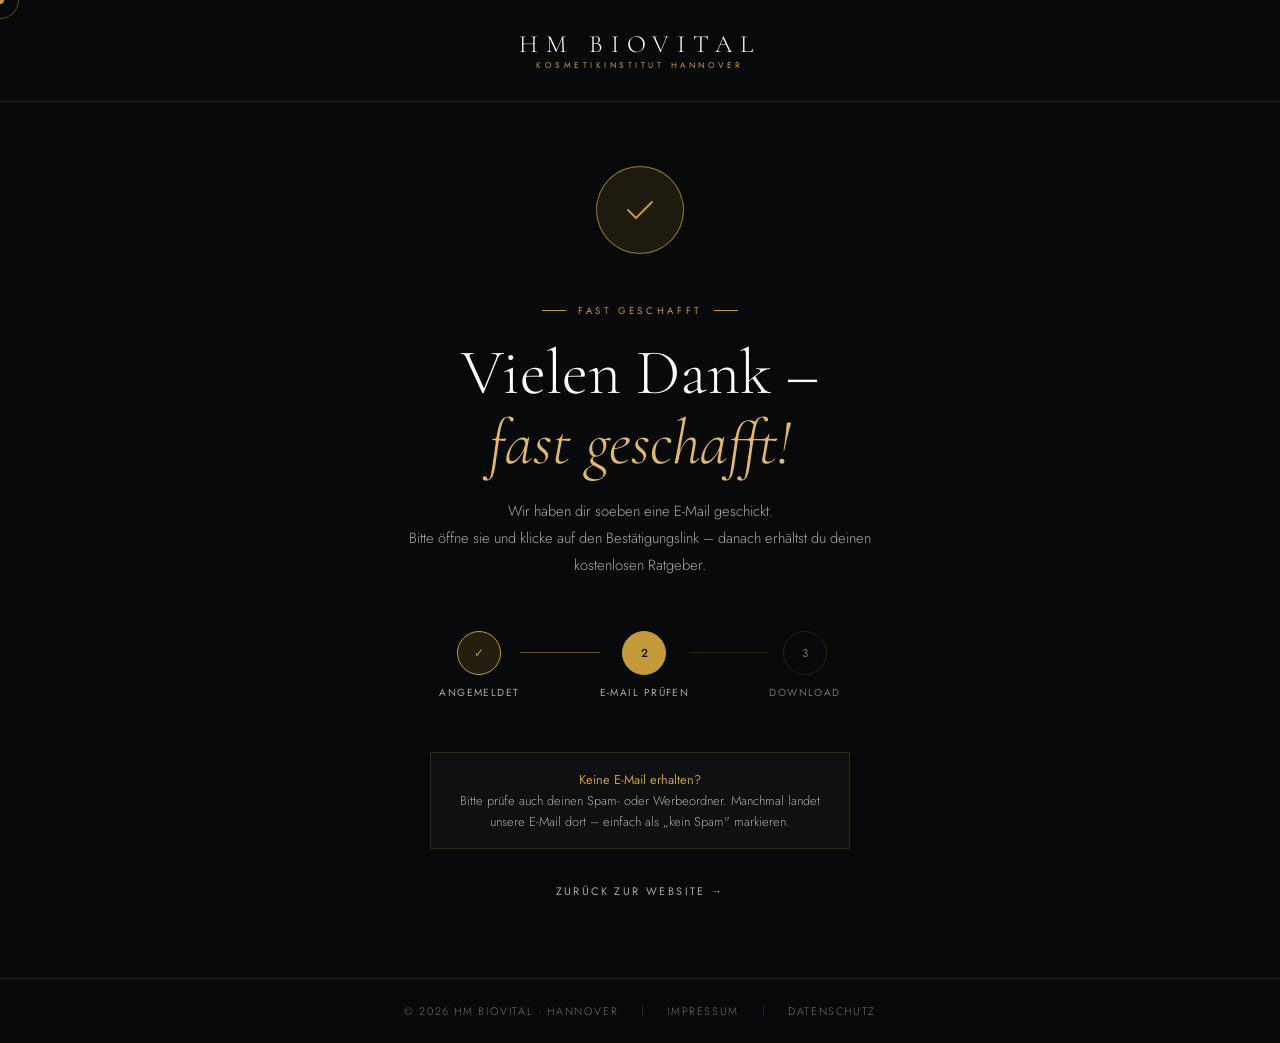
<file: danke.html>
<!DOCTYPE html>
<html lang="de">
<head>
  <meta charset="UTF-8">
  <meta name="viewport" content="width=device-width, initial-scale=1.0">
  <title>Vielen Dank! – HM BIOVITAL</title>
  <meta name="robots" content="noindex, nofollow">

  <!-- ================================================
       TRACKING PLATZHALTER
       Google Ads Conversion Tag: hier einfügen (Lead-Conversion-Event)
       Meta Pixel: hier einfügen (Lead-Event)
       Beispiel Meta Pixel Lead-Event:
       <script>fbq('track', 'Lead');<\/script>
  ================================================= -->

  <!-- Google Fonts: lokal eingebunden, kein Verbindungsaufbau zu Google-Servern -->
  <link rel="stylesheet" href="fonts/fonts.css">

  <style>
    /* ======================================================
       RESET & CSS VARIABLES
    ====================================================== */
    *, *::before, *::after {
      margin: 0; padding: 0; box-sizing: border-box;
    }

    :root {
      --bg:          #08090A;
      --bg2:         #0E1012;
      --bg3:         #141618;
      --gold:        #C49A3A;
      --gold-light:  #E2B96A;
      --gold-dark:   #8B6220;
      --cream:       #FFFFFF;
      --cream-60:    rgba(255,255,255,0.65);
      --cream-30:    rgba(255,255,255,0.42);
      --border:      rgba(196,154,58,0.18);
      --border-h:    rgba(196,154,58,0.42);
      --display:     'Cormorant Garamond', serif;
      --body:        'Jost', sans-serif;
      --ease:        cubic-bezier(0.23,1,0.32,1);
    }

    html { font-size: 16px; }

    body {
      background: var(--bg);
      color: var(--cream);
      font-family: var(--body);
      font-weight: 300;
      overflow-x: hidden;
      cursor: none;
      min-height: 100vh;
      display: flex;
      flex-direction: column;
    }

    img { display: block; max-width: 100%; }
    a   { color: inherit; text-decoration: none; }

    /* ======================================================
       CUSTOM CURSOR
    ====================================================== */
    .c-dot {
      position: fixed; width: 8px; height: 8px;
      background: var(--gold); border-radius: 50%;
      pointer-events: none; z-index: 9999;
      transform: translate(-50%,-50%);
      transition: width .2s, height .2s, background .2s, opacity .3s;
    }
    .c-ring {
      position: fixed; width: 38px; height: 38px;
      border: 1px solid rgba(196,154,58,.45); border-radius: 50%;
      pointer-events: none; z-index: 9998;
      transform: translate(-50%,-50%);
      transition: width .35s var(--ease), height .35s var(--ease), border-color .3s, opacity .3s;
    }
    body.ch .c-dot  { width: 12px; height: 12px; background: var(--gold-light); }
    body.ch .c-ring { width: 58px; height: 58px; border-color: rgba(226,185,106,.6); }
    body.cl .c-dot  { opacity: 0; }
    body.cl .c-ring { opacity: 0; }

    /* ======================================================
       KEYFRAMES
    ====================================================== */
    @keyframes revUp    { to { opacity:1; transform:none; } }
    @keyframes checkPop { 0%{transform:scale(0) rotate(-20deg);opacity:0} 70%{transform:scale(1.15) rotate(4deg)} 100%{transform:scale(1) rotate(0);opacity:1} }
    @keyframes ringPulse { 0%,100%{transform:translate(-50%,-50%) scale(1);opacity:.4} 50%{transform:translate(-50%,-50%) scale(1.25);opacity:0} }

    /* ======================================================
       SCROLL REVEAL
    ====================================================== */
    .rv {
      opacity: 0; transform: translateY(28px);
      transition: opacity .85s var(--ease), transform .85s var(--ease);
    }
    .rv.on  { opacity: 1; transform: none; }
    .rv.d1  { transition-delay: .12s; }
    .rv.d2  { transition-delay: .24s; }
    .rv.d3  { transition-delay: .36s; }
    .rv.d4  { transition-delay: .50s; }

    /* ======================================================
       HEADER
    ====================================================== */
    .funnel-header {
      padding: 32px 24px;
      display: flex; justify-content: center; align-items: center;
      border-bottom: 1px solid var(--border);
      flex-shrink: 0;
    }
    .logo-link {
      text-decoration: none; display: flex; flex-direction: column;
      align-items: center; line-height: 1;
    }
    .logo-main {
      font-family: var(--display); font-size: 1.55rem;
      letter-spacing: .32em; color: var(--cream); font-weight: 300;
    }
    .logo-sub {
      font-family: var(--body); font-size: .52rem;
      letter-spacing: .42em; color: var(--gold); font-weight: 400;
      text-transform: uppercase; margin-top: 4px;
    }

    /* ======================================================
       MAIN CONTENT
    ====================================================== */
    main {
      flex: 1;
      display: flex; align-items: center; justify-content: center;
      padding: 64px 24px;
    }

    .danke-inner {
      max-width: 640px; width: 100%; text-align: center;
    }

    /* Check Icon */
    .check-wrap {
      position: relative; width: 88px; height: 88px;
      margin: 0 auto 40px;
    }
    .check-ring {
      position: absolute; inset: 0; border-radius: 50%;
      border: 1px solid rgba(196,154,58,0.4);
      animation: ringPulse 2.4s 1.2s ease-in-out infinite;
    }
    .check-circle {
      width: 88px; height: 88px; border-radius: 50%;
      background: rgba(196,154,58,0.12);
      border: 1px solid rgba(196,154,58,0.5);
      display: flex; align-items: center; justify-content: center;
      opacity: 0;
      animation: checkPop .6s .3s var(--ease) forwards;
    }
    .check-circle svg {
      width: 36px; height: 36px; color: var(--gold);
    }

    .danke-eyebrow {
      display: inline-flex; align-items: center; gap: 12px;
      margin-bottom: 20px;
      opacity: 0; transform: translateY(14px);
      animation: revUp .6s .7s var(--ease) forwards;
    }
    .danke-eyebrow-bar { width: 24px; height: 1px; background: var(--gold); }
    .danke-eyebrow-txt {
      font-size: .6rem; letter-spacing: .38em; text-transform: uppercase;
      color: var(--gold); font-weight: 400;
    }

    .danke-headline {
      font-family: var(--display); font-weight: 300;
      font-size: clamp(2.4rem, 5vw, 4rem);
      line-height: 1.1; color: var(--cream);
      margin-bottom: 20px;
      opacity: 0; transform: translateY(18px);
      animation: revUp .7s .85s var(--ease) forwards;
    }
    .danke-headline em {
      font-style: italic; color: var(--gold-light);
    }

    .danke-text {
      font-size: .92rem; line-height: 1.82; color: var(--cream-60);
      margin-bottom: 52px; max-width: 480px; margin-left: auto; margin-right: auto;
      opacity: 0; transform: translateY(14px);
      animation: revUp .7s 1.05s var(--ease) forwards;
    }

    /* ======================================================
       STEP INDICATOR
    ====================================================== */
    .steps {
      display: flex; align-items: center; justify-content: center;
      gap: 0; margin-bottom: 52px;
      opacity: 0; transform: translateY(14px);
      animation: revUp .7s 1.2s var(--ease) forwards;
    }
    .step {
      display: flex; flex-direction: column; align-items: center; gap: 10px;
      flex: 0 0 auto;
    }
    .step-bubble {
      width: 44px; height: 44px; border-radius: 50%;
      border: 1px solid var(--border);
      display: flex; align-items: center; justify-content: center;
      font-size: .72rem; font-weight: 400; letter-spacing: .06em;
      color: var(--cream-30);
      transition: background .3s, border-color .3s, color .3s;
    }
    .step.done .step-bubble {
      background: rgba(196,154,58,0.15);
      border-color: var(--gold);
      color: var(--gold);
    }
    .step.active .step-bubble {
      background: var(--gold);
      border-color: var(--gold);
      color: var(--bg);
      font-weight: 500;
    }
    .step-label {
      font-size: .64rem; letter-spacing: .14em; text-transform: uppercase;
      color: var(--cream-30); font-weight: 400; white-space: nowrap;
    }
    .step.done .step-label,
    .step.active .step-label { color: var(--cream-60); }

    .step-line {
      flex: 1; max-width: 80px; height: 1px;
      background: var(--border); margin-bottom: 26px;
    }
    .step-line.done { background: rgba(196,154,58,0.5); }

    /* ======================================================
       CTA SECTION
    ====================================================== */
    .danke-cta {
      display: flex; flex-direction: column; align-items: center; gap: 20px;
      opacity: 0; transform: translateY(14px);
      animation: revUp .7s 1.4s var(--ease) forwards;
    }

    .spam-note {
      background: var(--bg2);
      border: 1px solid var(--border);
      padding: 16px 24px;
      font-size: .8rem; color: var(--cream-60); line-height: 1.65;
      max-width: 420px; text-align: center;
    }
    .spam-note strong { color: var(--gold); font-weight: 400; }

    .btn-ghost {
      display: inline-flex; align-items: center; gap: 8px;
      text-decoration: none; color: var(--cream-60);
      font-size: .68rem; letter-spacing: .22em; text-transform: uppercase;
      font-weight: 400; padding: 14px 0;
      border-bottom: 1px solid transparent;
      transition: color .3s, border-color .3s, gap .3s;
    }
    .btn-ghost:hover { color: var(--cream); border-color: var(--border); gap: 14px; }

    /* ======================================================
       FOOTER
    ====================================================== */
    .funnel-footer {
      border-top: 1px solid var(--border);
      padding: 24px;
      text-align: center;
      display: flex; justify-content: center; align-items: center;
      gap: 24px; flex-wrap: wrap;
      flex-shrink: 0;
    }
    .funnel-footer a, .funnel-footer span {
      font-size: .68rem; letter-spacing: .15em; text-transform: uppercase;
      color: var(--cream-30); transition: color .3s;
    }
    .funnel-footer a:hover { color: var(--gold); }
    .funnel-footer .ft-sep {
      width: 1px; height: 12px; background: var(--border);
    }

    /* ======================================================
       RESPONSIVE
    ====================================================== */
    @media (max-width: 500px) {
      .step-line { max-width: 40px; }
      .step-label { font-size: .58rem; }
    }
  </style>
</head>
<body>

<div class="c-dot" id="cDot"></div>
<div class="c-ring" id="cRing"></div>

<!-- ══════════════════════════════════════
     HEADER
════════════════════════════════════════ -->
<header class="funnel-header">
  <a href="index.html" class="logo-link">
    <span class="logo-main">HM BIOVITAL</span>
    <span class="logo-sub">Kosmetikinstitut Hannover</span>
  </a>
</header>

<!-- ══════════════════════════════════════
     MAIN CONTENT
════════════════════════════════════════ -->
<main>
  <div class="danke-inner">

    <!-- Check Icon -->
    <div class="check-wrap">
      <div class="check-ring"></div>
      <div class="check-circle">
        <svg viewBox="0 0 36 36" fill="none" stroke="currentColor" stroke-width="2" stroke-linecap="round" stroke-linejoin="round" aria-hidden="true">
          <polyline points="6,18 14,26 30,10"/>
        </svg>
      </div>
    </div>

    <!-- Eyebrow -->
    <div class="danke-eyebrow">
      <span class="danke-eyebrow-bar"></span>
      <span class="danke-eyebrow-txt">Fast geschafft</span>
      <span class="danke-eyebrow-bar"></span>
    </div>

    <!-- Headline -->
    <h1 class="danke-headline">
      Vielen Dank –<br><em>fast geschafft!</em>
    </h1>

    <!-- Text -->
    <p class="danke-text">
      Wir haben dir soeben eine E-Mail geschickt.<br>
      Bitte öffne sie und klicke auf den Bestätigungslink –
      danach erhältst du deinen kostenlosen Ratgeber.
    </p>

    <!-- Step Indicator -->
    <div class="steps">
      <div class="step done">
        <div class="step-bubble">✓</div>
        <span class="step-label">Angemeldet</span>
      </div>
      <div class="step-line done"></div>
      <div class="step active">
        <div class="step-bubble">2</div>
        <span class="step-label">E-Mail prüfen</span>
      </div>
      <div class="step-line"></div>
      <div class="step">
        <div class="step-bubble">3</div>
        <span class="step-label">Download</span>
      </div>
    </div>

    <!-- CTA -->
    <div class="danke-cta">
      <div class="spam-note">
        <strong>Keine E-Mail erhalten?</strong><br>
        Bitte prüfe auch deinen Spam- oder Werbeordner.
        Manchmal landet unsere E-Mail dort – einfach als „kein Spam" markieren.
      </div>
      <a href="index.html" class="btn-ghost">
        Zurück zur Website →
      </a>
    </div>

  </div>
</main>

<!-- ══════════════════════════════════════
     FOOTER
════════════════════════════════════════ -->
<footer class="funnel-footer">
  <span>© 2026 HM Biovital · Hannover</span>
  <span class="ft-sep"></span>
  <a href="impressum.html#impressum">Impressum</a>
  <span class="ft-sep"></span>
  <a href="impressum.html#datenschutz">Datenschutz</a>
</footer>

<script>
(function () {
  'use strict';

  /* ── CUSTOM CURSOR ──────────────────────────────────────── */
  var dot  = document.getElementById('cDot');
  var ring = document.getElementById('cRing');
  var mx = 0, my = 0, rx = 0, ry = 0;

  document.addEventListener('mousemove', function (e) {
    mx = e.clientX; my = e.clientY;
    dot.style.left = mx + 'px';
    dot.style.top  = my + 'px';
  });

  document.addEventListener('mouseleave', function () { document.body.classList.add('cl'); });
  document.addEventListener('mouseenter', function () { document.body.classList.remove('cl'); });

  (function animRing() {
    rx += (mx - rx) * 0.11;
    ry += (my - ry) * 0.11;
    ring.style.left = rx + 'px';
    ring.style.top  = ry + 'px';
    requestAnimationFrame(animRing);
  })();

  document.querySelectorAll('a, button').forEach(function (el) {
    el.addEventListener('mouseenter', function () { document.body.classList.add('ch'); });
    el.addEventListener('mouseleave', function () { document.body.classList.remove('ch'); });
  });

  /* ── SCROLL REVEAL ──────────────────────────────────────── */
  var rvEls = document.querySelectorAll('.rv');
  if ('IntersectionObserver' in window) {
    var rvObs = new IntersectionObserver(function (entries) {
      entries.forEach(function (e) {
        if (e.isIntersecting) { e.target.classList.add('on'); }
      });
    }, { threshold: 0.1 });
    rvEls.forEach(function (el) { rvObs.observe(el); });
  } else {
    rvEls.forEach(function (el) { el.classList.add('on'); });
  }

})();
</script>
</body>
</html>
</file>
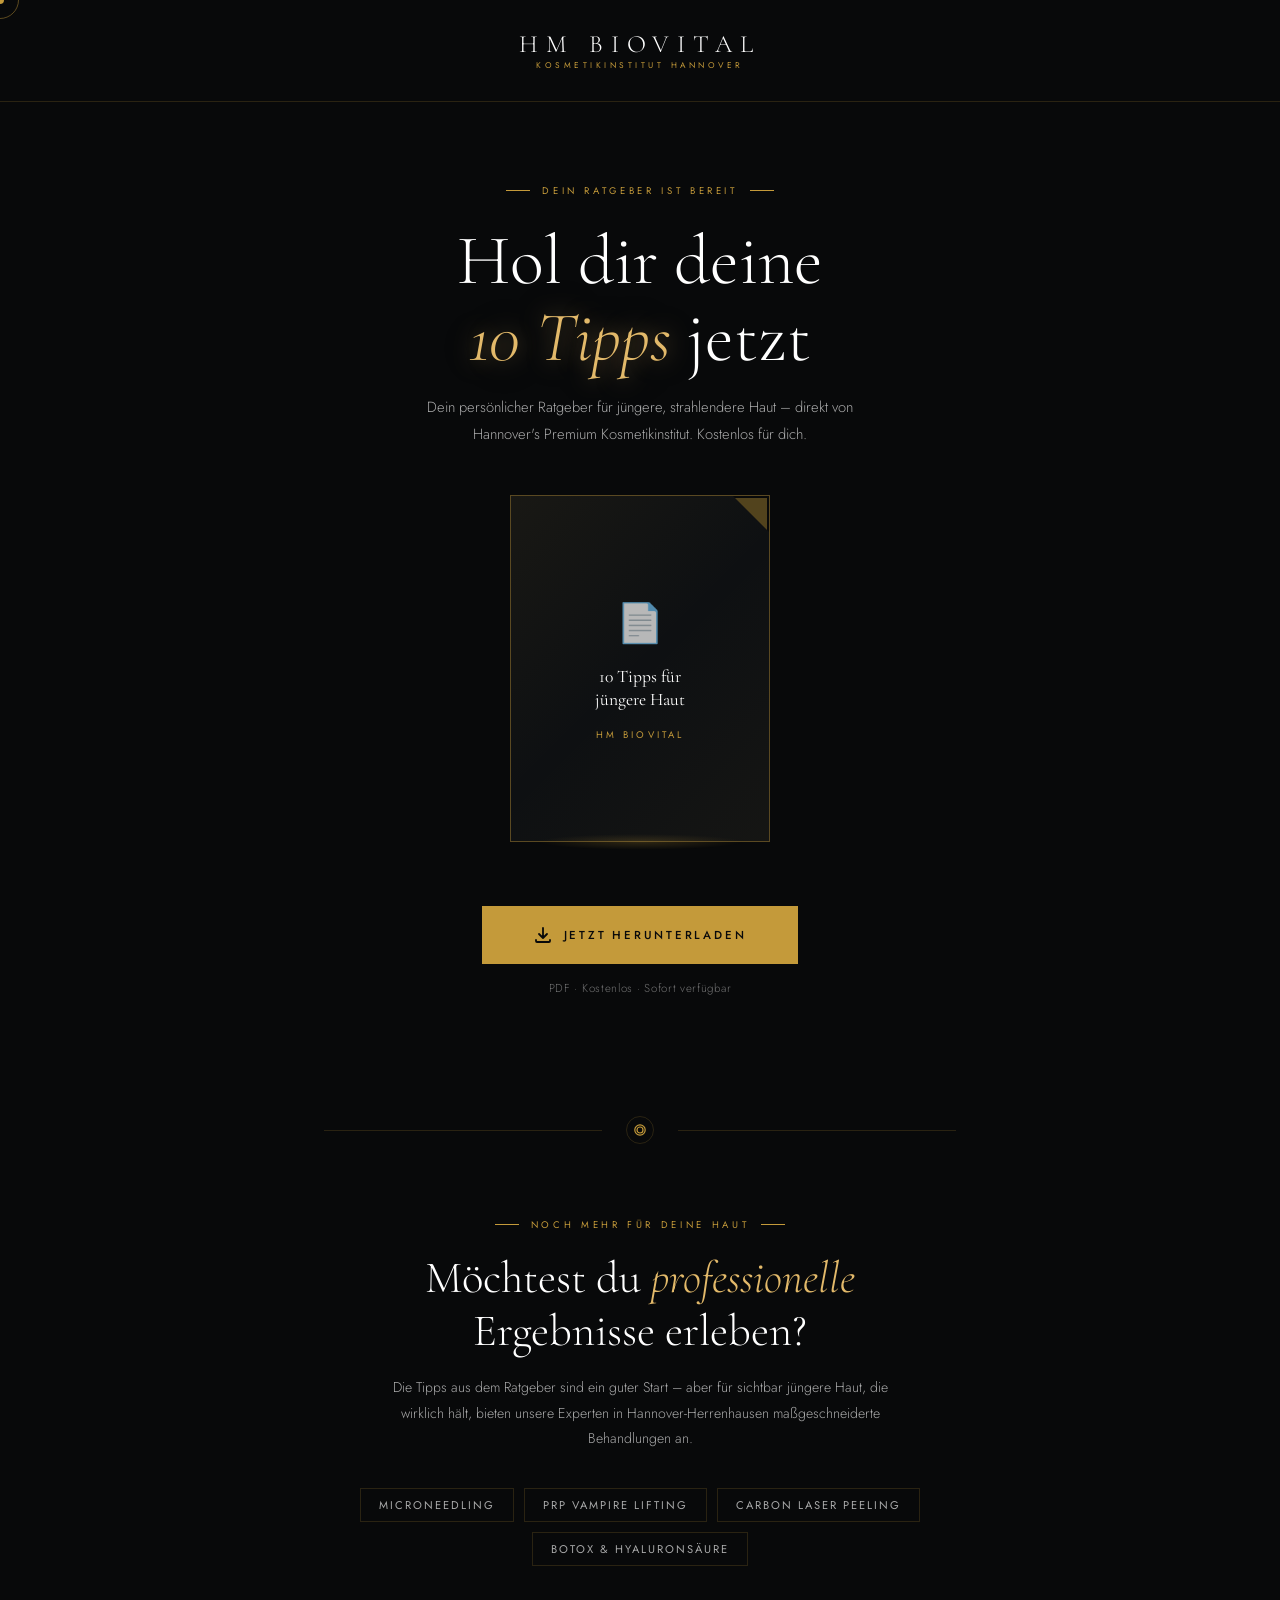
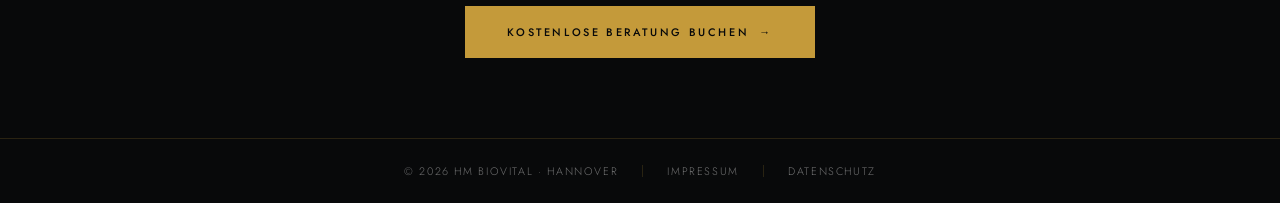
<file: download.html>
<!DOCTYPE html>
<html lang="de">
<head>
  <meta charset="UTF-8">
  <meta name="viewport" content="width=device-width, initial-scale=1.0">
  <title>Dein Ratgeber – 10 Tipps für jüngere Haut | HM BIOVITAL</title>
  <meta name="robots" content="noindex, nofollow">

  <!-- Google Fonts: lokal eingebunden, kein Verbindungsaufbau zu Google-Servern -->
  <link rel="stylesheet" href="fonts/fonts.css">

  <style>
    /* ======================================================
       RESET & CSS VARIABLES
    ====================================================== */
    *, *::before, *::after {
      margin: 0; padding: 0; box-sizing: border-box;
    }

    :root {
      --bg:          #08090A;
      --bg2:         #0E1012;
      --bg3:         #141618;
      --gold:        #C49A3A;
      --gold-light:  #E2B96A;
      --gold-dark:   #8B6220;
      --cream:       #FFFFFF;
      --cream-60:    rgba(255,255,255,0.65);
      --cream-30:    rgba(255,255,255,0.42);
      --border:      rgba(196,154,58,0.18);
      --border-h:    rgba(196,154,58,0.42);
      --display:     'Cormorant Garamond', serif;
      --body:        'Jost', sans-serif;
      --ease:        cubic-bezier(0.23,1,0.32,1);
    }

    html { font-size: 16px; }

    body {
      background: var(--bg);
      color: var(--cream);
      font-family: var(--body);
      font-weight: 300;
      overflow-x: hidden;
      cursor: none;
      min-height: 100vh;
      display: flex;
      flex-direction: column;
    }

    img { display: block; max-width: 100%; }
    a   { color: inherit; text-decoration: none; }

    /* ======================================================
       CUSTOM CURSOR
    ====================================================== */
    .c-dot {
      position: fixed; width: 8px; height: 8px;
      background: var(--gold); border-radius: 50%;
      pointer-events: none; z-index: 9999;
      transform: translate(-50%,-50%);
      transition: width .2s, height .2s, background .2s, opacity .3s;
    }
    .c-ring {
      position: fixed; width: 38px; height: 38px;
      border: 1px solid rgba(196,154,58,.45); border-radius: 50%;
      pointer-events: none; z-index: 9998;
      transform: translate(-50%,-50%);
      transition: width .35s var(--ease), height .35s var(--ease), border-color .3s, opacity .3s;
    }
    body.ch .c-dot  { width: 12px; height: 12px; background: var(--gold-light); }
    body.ch .c-ring { width: 58px; height: 58px; border-color: rgba(226,185,106,.6); }
    body.cl .c-dot  { opacity: 0; }
    body.cl .c-ring { opacity: 0; }

    /* ======================================================
       KEYFRAMES
    ====================================================== */
    @keyframes revUp   { to { opacity:1; transform:none; } }
    @keyframes floatY  { 0%,100%{transform:translateY(0)} 50%{transform:translateY(-8px)} }
    @keyframes shimmer {
      0%   { background-position: -200% center; }
      100% { background-position: 200% center; }
    }

    /* ======================================================
       SCROLL REVEAL
    ====================================================== */
    .rv {
      opacity: 0; transform: translateY(28px);
      transition: opacity .85s var(--ease), transform .85s var(--ease);
    }
    .rv.on  { opacity: 1; transform: none; }
    .rv.d1  { transition-delay: .12s; }
    .rv.d2  { transition-delay: .24s; }
    .rv.d3  { transition-delay: .36s; }
    .rv.d4  { transition-delay: .50s; }

    /* ======================================================
       HEADER
    ====================================================== */
    .funnel-header {
      padding: 32px 24px;
      display: flex; justify-content: center; align-items: center;
      border-bottom: 1px solid var(--border);
      flex-shrink: 0;
    }
    .logo-link {
      display: flex; flex-direction: column;
      align-items: center; line-height: 1;
    }
    .logo-main {
      font-family: var(--display); font-size: 1.55rem;
      letter-spacing: .32em; color: var(--cream); font-weight: 300;
    }
    .logo-sub {
      font-family: var(--body); font-size: .52rem;
      letter-spacing: .42em; color: var(--gold); font-weight: 400;
      text-transform: uppercase; margin-top: 4px;
    }

    /* ======================================================
       MAIN CONTENT
    ====================================================== */
    main { flex: 1; }

    /* ── Download Hero ── */
    .dl-hero {
      padding: 72px 24px 56px;
      text-align: center;
      max-width: 760px; margin: 0 auto;
    }

    .dl-eyebrow {
      display: inline-flex; align-items: center; gap: 12px;
      margin-bottom: 24px;
      opacity: 0; transform: translateY(14px);
      animation: revUp .6s .3s var(--ease) forwards;
    }
    .dl-eyebrow-bar { width: 24px; height: 1px; background: var(--gold); }
    .dl-eyebrow-txt {
      font-size: .6rem; letter-spacing: .38em; text-transform: uppercase;
      color: var(--gold); font-weight: 400;
    }

    .dl-headline {
      font-family: var(--display); font-weight: 300;
      font-size: clamp(2.6rem, 5.5vw, 4.6rem);
      line-height: 1.1; color: var(--cream);
      margin-bottom: 18px;
      opacity: 0; transform: translateY(18px);
      animation: revUp .75s .5s var(--ease) forwards;
    }
    .dl-headline em {
      font-style: italic; color: var(--gold-light);
      text-shadow: 0 0 22px rgba(226,185,106,0.5), 0 0 55px rgba(196,154,58,0.25);
    }

    .dl-subline {
      font-size: .92rem; line-height: 1.8; color: var(--cream-60);
      max-width: 460px; margin: 0 auto 48px;
      opacity: 0; transform: translateY(14px);
      animation: revUp .7s .7s var(--ease) forwards;
    }

    /* ── PDF Mockup ── */
    .pdf-mockup-wrap {
      margin: 0 auto 48px;
      max-width: 260px;
      opacity: 0; transform: translateY(20px);
      animation: revUp .8s .85s var(--ease) forwards;
    }
    .pdf-mockup {
      position: relative;
      aspect-ratio: 3/4;
      background: var(--bg2);
      border: 1px solid var(--border-h);
      display: flex; flex-direction: column;
      align-items: center; justify-content: center;
      gap: 16px; padding: 32px 24px;
      animation: floatY 4s 1.4s ease-in-out infinite;
    }
    .pdf-mockup::before {
      content: '';
      position: absolute; inset: 0;
      background: linear-gradient(135deg,
        rgba(196,154,58,0.06) 0%,
        transparent 50%,
        rgba(196,154,58,0.04) 100%);
    }
    .pdf-corner {
      position: absolute; top: 0; right: 0;
      width: 0; height: 0;
      border-style: solid;
      border-width: 0 36px 36px 0;
      border-color: transparent var(--bg) transparent transparent;
    }
    .pdf-corner::after {
      content: '';
      position: absolute; top: 2px; right: -34px;
      width: 0; height: 0;
      border-style: solid;
      border-width: 0 32px 32px 0;
      border-color: transparent rgba(196,154,58,0.4) transparent transparent;
    }
    .pdf-icon {
      font-size: 2.4rem; color: var(--gold); opacity: .7;
    }
    .pdf-title {
      font-family: var(--display); font-size: 1.1rem; font-weight: 400;
      color: var(--cream); line-height: 1.3; text-align: center;
    }
    .pdf-brand {
      font-size: .6rem; letter-spacing: .32em; text-transform: uppercase;
      color: var(--gold); font-weight: 400;
    }
    .pdf-shadow {
      width: 80%; height: 16px; margin: 0 auto;
      background: radial-gradient(ellipse at center, rgba(196,154,58,0.2) 0%, transparent 70%);
      transform: translateY(-8px);
    }

    /* ── Download Button ── */
    .dl-btn-wrap {
      opacity: 0; transform: translateY(16px);
      animation: revUp .7s 1.05s var(--ease) forwards;
      margin-bottom: 16px;
    }
    .btn-dl {
      display: inline-flex; align-items: center; gap: 12px;
      background: var(--gold); color: var(--bg);
      font-family: var(--body); font-size: .72rem; font-weight: 500;
      letter-spacing: .24em; text-transform: uppercase;
      padding: 20px 52px; position: relative; overflow: hidden;
      transition: color .35s;
    }
    .btn-dl::before {
      content: ''; position: absolute; inset: 0;
      background: var(--gold-light); transform: translateX(-105%);
      transition: transform .42s var(--ease);
    }
    .btn-dl:hover::before { transform: translateX(0); }
    .btn-dl > * { position: relative; z-index: 1; }
    .btn-dl-icon {
      width: 18px; height: 18px;
    }

    .dl-hint {
      font-size: .72rem; color: var(--cream-30); letter-spacing: .06em;
      opacity: 0; animation: revUp .6s 1.2s var(--ease) forwards;
    }

    /* ======================================================
       DIVIDER
    ====================================================== */
    .section-divider {
      max-width: 680px; margin: 64px auto;
      display: flex; align-items: center; gap: 24px;
      padding: 0 24px;
    }
    .div-line { flex: 1; height: 1px; background: var(--border); }
    .div-icon {
      width: 28px; height: 28px;
      border: 1px solid var(--border);
      border-radius: 50%;
      display: flex; align-items: center; justify-content: center;
      flex-shrink: 0;
    }
    .div-icon svg { width: 12px; height: 12px; color: var(--gold); }

    /* ======================================================
       CROSS-SELL SECTION
    ====================================================== */
    .crosssell {
      padding: 0 24px 80px;
      max-width: 800px; margin: 0 auto;
      text-align: center;
    }

    .cs-label {
      display: inline-flex; align-items: center; gap: 12px;
      margin-bottom: 20px;
    }
    .cs-label-bar { width: 24px; height: 1px; background: var(--gold); }
    .cs-label-txt {
      font-size: .6rem; letter-spacing: .38em; text-transform: uppercase;
      color: var(--gold); font-weight: 400;
    }

    .cs-headline {
      font-family: var(--display); font-weight: 300;
      font-size: clamp(1.8rem, 3.5vw, 2.8rem);
      line-height: 1.2; color: var(--cream);
      margin-bottom: 16px;
    }
    .cs-headline em { font-style: italic; color: var(--gold-light); }

    .cs-text {
      font-size: .88rem; line-height: 1.82; color: var(--cream-60);
      max-width: 520px; margin: 0 auto 36px;
    }

    .cs-treatments {
      display: flex; flex-wrap: wrap; justify-content: center; gap: 10px;
      margin-bottom: 40px;
    }
    .cs-tag {
      display: inline-block;
      border: 1px solid var(--border);
      padding: 8px 18px;
      font-size: .7rem; letter-spacing: .18em; text-transform: uppercase;
      color: var(--cream-60); font-weight: 400;
      transition: border-color .3s, color .3s;
    }
    .cs-tag:hover { border-color: var(--gold); color: var(--gold); }

    .btn-pri {
      display: inline-flex; align-items: center; gap: 10px;
      text-decoration: none; background: var(--gold); color: var(--bg);
      font-family: var(--body); font-size: .68rem; font-weight: 500;
      letter-spacing: .24em; text-transform: uppercase;
      padding: 18px 42px; position: relative; overflow: hidden;
      transition: color .35s;
    }
    .btn-pri::before {
      content: ''; position: absolute; inset: 0;
      background: var(--gold-light); transform: translateX(-105%);
      transition: transform .42s var(--ease);
    }
    .btn-pri:hover::before { transform: translateX(0); }
    .btn-pri > * { position: relative; z-index: 1; }

    /* ======================================================
       FOOTER
    ====================================================== */
    .funnel-footer {
      border-top: 1px solid var(--border);
      padding: 24px;
      text-align: center;
      display: flex; justify-content: center; align-items: center;
      gap: 24px; flex-wrap: wrap;
      flex-shrink: 0;
    }
    .funnel-footer a, .funnel-footer span {
      font-size: .68rem; letter-spacing: .15em; text-transform: uppercase;
      color: var(--cream-30); transition: color .3s;
    }
    .funnel-footer a:hover { color: var(--gold); }
    .funnel-footer .ft-sep {
      width: 1px; height: 12px; background: var(--border);
    }

    /* ======================================================
       RESPONSIVE
    ====================================================== */
    @media (max-width: 600px) {
      .dl-hero { padding: 52px 20px 44px; }
      .btn-dl { padding: 18px 36px; }
      .crosssell { padding: 0 20px 64px; }
    }
  </style>
</head>
<body>

<div class="c-dot" id="cDot"></div>
<div class="c-ring" id="cRing"></div>

<!-- ══════════════════════════════════════
     HEADER
════════════════════════════════════════ -->
<header class="funnel-header">
  <a href="index.html" class="logo-link">
    <span class="logo-main">HM BIOVITAL</span>
    <span class="logo-sub">Kosmetikinstitut Hannover</span>
  </a>
</header>

<!-- ══════════════════════════════════════
     MAIN CONTENT
════════════════════════════════════════ -->
<main>

  <!-- Download Hero -->
  <div class="dl-hero">

    <div class="dl-eyebrow">
      <span class="dl-eyebrow-bar"></span>
      <span class="dl-eyebrow-txt">Dein Ratgeber ist bereit</span>
      <span class="dl-eyebrow-bar"></span>
    </div>

    <h1 class="dl-headline">
      Hol dir deine<br><em>10 Tipps</em> jetzt
    </h1>

    <p class="dl-subline">
      Dein persönlicher Ratgeber für jüngere, strahlendere Haut –
      direkt von Hannover's Premium Kosmetikinstitut. Kostenlos für dich.
    </p>

    <!-- PDF Mockup -->
    <div class="pdf-mockup-wrap">
      <div class="pdf-mockup">
        <div class="pdf-corner"></div>
        <div class="pdf-icon">📄</div>
        <div class="pdf-title">10 Tipps für<br>jüngere Haut</div>
        <div class="pdf-brand">HM BIOVITAL</div>
      </div>
      <div class="pdf-shadow"></div>
    </div>

    <!-- Download Button -->
    <div class="dl-btn-wrap">
      <!--
        HINWEIS: Die PDF-Datei muss als "10-tipps-juengere-haut.pdf"
        in denselben Ordner wie diese HTML-Datei gelegt werden.
        Den href-Wert ggf. an den tatsächlichen Dateinamen anpassen.
      -->
      <a href="10-tipps-juengere-haut.pdf" download class="btn-dl">
        <svg class="btn-dl-icon" viewBox="0 0 18 18" fill="none" stroke="currentColor" stroke-width="1.8" stroke-linecap="round" stroke-linejoin="round" aria-hidden="true">
          <path d="M9 2v10M5 8l4 4 4-4M2 14v1a1 1 0 001 1h12a1 1 0 001-1v-1"/>
        </svg>
        <span>Jetzt herunterladen</span>
      </a>
    </div>
    <p class="dl-hint">PDF · Kostenlos · Sofort verfügbar</p>

  </div>

  <!-- Divider -->
  <div class="section-divider rv">
    <div class="div-line"></div>
    <div class="div-icon">
      <svg viewBox="0 0 12 12" fill="none" stroke="currentColor" stroke-width="1.2" aria-hidden="true">
        <circle cx="6" cy="6" r="3"/>
        <circle cx="6" cy="6" r="5.2"/>
      </svg>
    </div>
    <div class="div-line"></div>
  </div>

  <!-- Cross-Sell Section -->
  <div class="crosssell">
    <div class="cs-label rv">
      <span class="cs-label-bar"></span>
      <span class="cs-label-txt">Noch mehr für deine Haut</span>
      <span class="cs-label-bar"></span>
    </div>

    <h2 class="cs-headline rv d1">
      Möchtest du <em>professionelle</em><br>Ergebnisse erleben?
    </h2>

    <p class="cs-text rv d2">
      Die Tipps aus dem Ratgeber sind ein guter Start – aber für
      sichtbar jüngere Haut, die wirklich hält, bieten unsere Experten
      in Hannover-Herrenhausen maßgeschneiderte Behandlungen an.
    </p>

    <div class="cs-treatments rv d3">
      <span class="cs-tag">Microneedling</span>
      <span class="cs-tag">PRP Vampire Lifting</span>
      <span class="cs-tag">Carbon Laser Peeling</span>
      <span class="cs-tag">Botox &amp; Hyaluronsäure</span>
    </div>

    <div class="rv d4">
      <a href="index.html#booking" class="btn-pri">
        <span>Kostenlose Beratung buchen</span>
        <span>→</span>
      </a>
    </div>
  </div>

</main>

<!-- ══════════════════════════════════════
     FOOTER
════════════════════════════════════════ -->
<footer class="funnel-footer">
  <span>© 2026 HM Biovital · Hannover</span>
  <span class="ft-sep"></span>
  <a href="impressum.html#impressum">Impressum</a>
  <span class="ft-sep"></span>
  <a href="impressum.html#datenschutz">Datenschutz</a>
</footer>

<script>
(function () {
  'use strict';

  /* ── CUSTOM CURSOR ──────────────────────────────────────── */
  var dot  = document.getElementById('cDot');
  var ring = document.getElementById('cRing');
  var mx = 0, my = 0, rx = 0, ry = 0;

  document.addEventListener('mousemove', function (e) {
    mx = e.clientX; my = e.clientY;
    dot.style.left = mx + 'px';
    dot.style.top  = my + 'px';
  });

  document.addEventListener('mouseleave', function () { document.body.classList.add('cl'); });
  document.addEventListener('mouseenter', function () { document.body.classList.remove('cl'); });

  (function animRing() {
    rx += (mx - rx) * 0.11;
    ry += (my - ry) * 0.11;
    ring.style.left = rx + 'px';
    ring.style.top  = ry + 'px';
    requestAnimationFrame(animRing);
  })();

  document.querySelectorAll('a, button').forEach(function (el) {
    el.addEventListener('mouseenter', function () { document.body.classList.add('ch'); });
    el.addEventListener('mouseleave', function () { document.body.classList.remove('ch'); });
  });

  /* ── SCROLL REVEAL ──────────────────────────────────────── */
  var rvEls = document.querySelectorAll('.rv');
  if ('IntersectionObserver' in window) {
    var rvObs = new IntersectionObserver(function (entries) {
      entries.forEach(function (e) {
        if (e.isIntersecting) { e.target.classList.add('on'); }
      });
    }, { threshold: 0.1, rootMargin: '0px 0px -32px 0px' });
    rvEls.forEach(function (el) { rvObs.observe(el); });
  } else {
    rvEls.forEach(function (el) { el.classList.add('on'); });
  }

})();
</script>
</body>
</html>
</file>
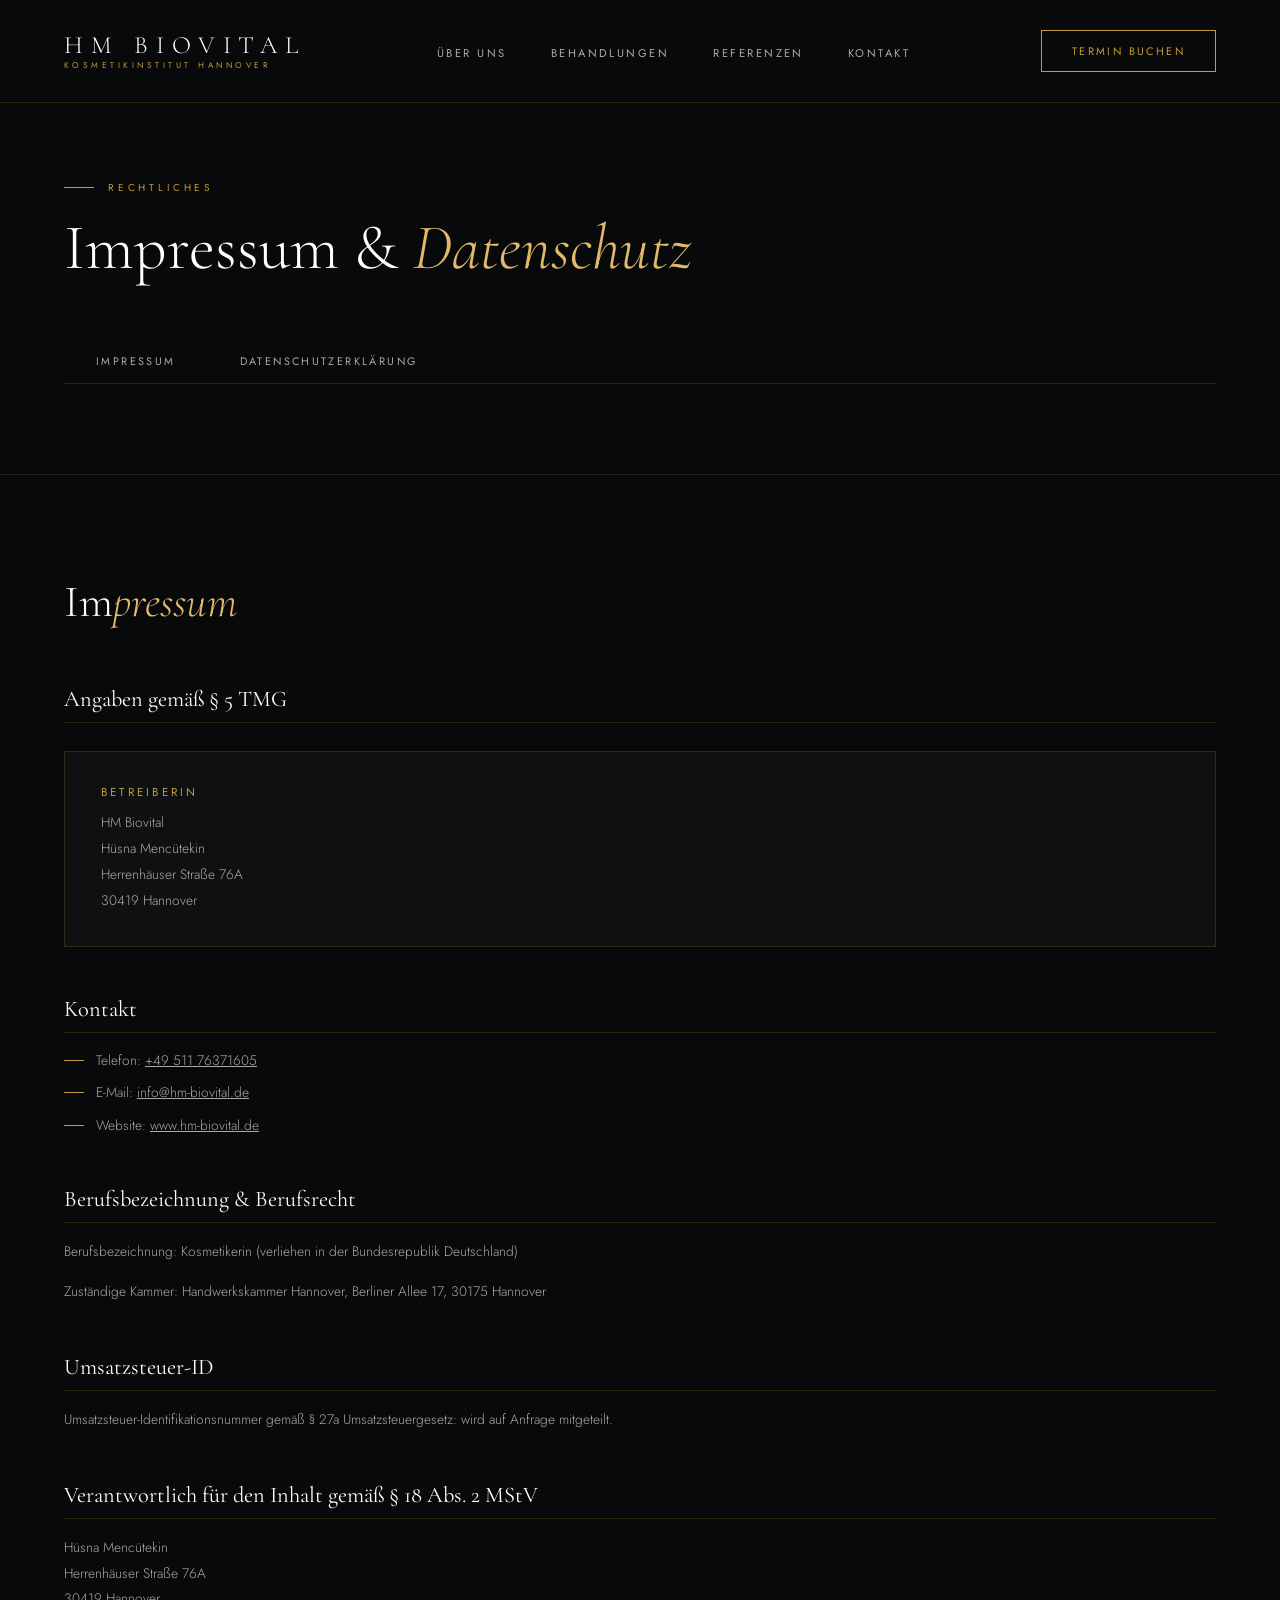
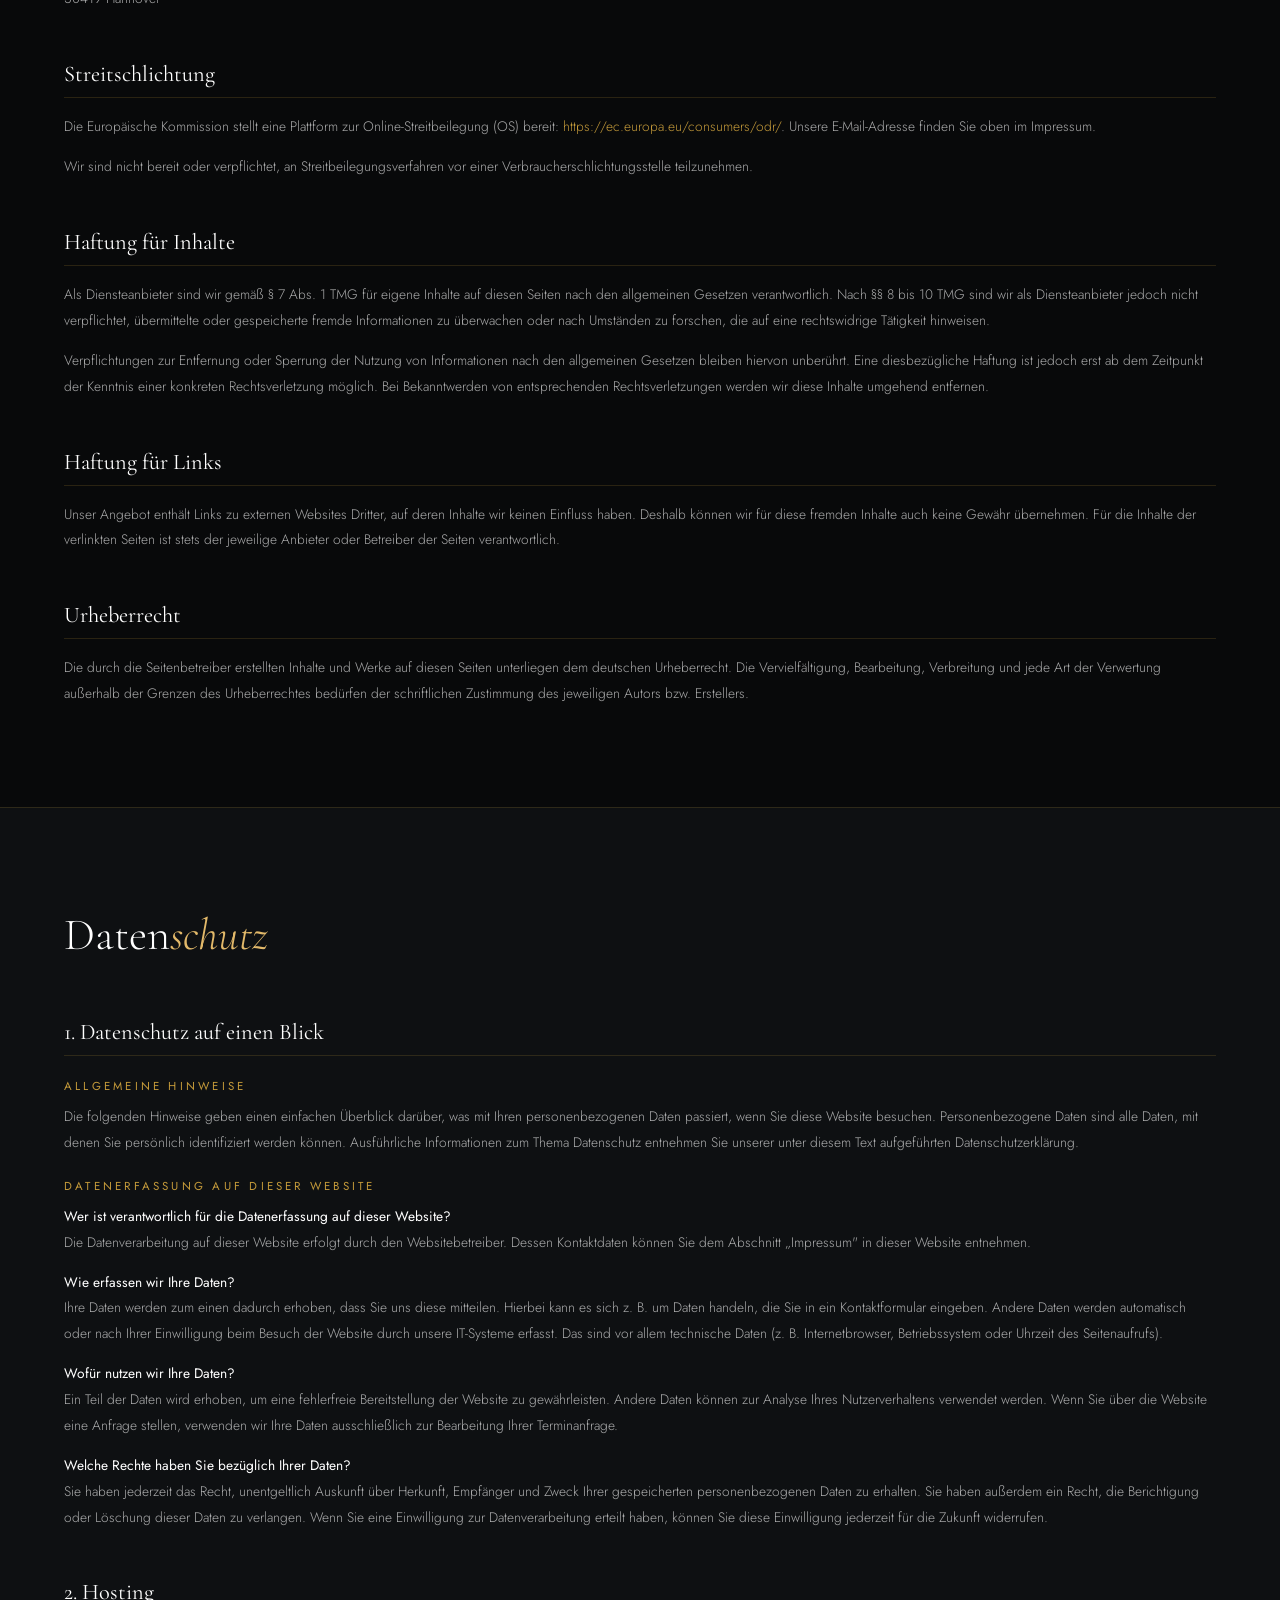
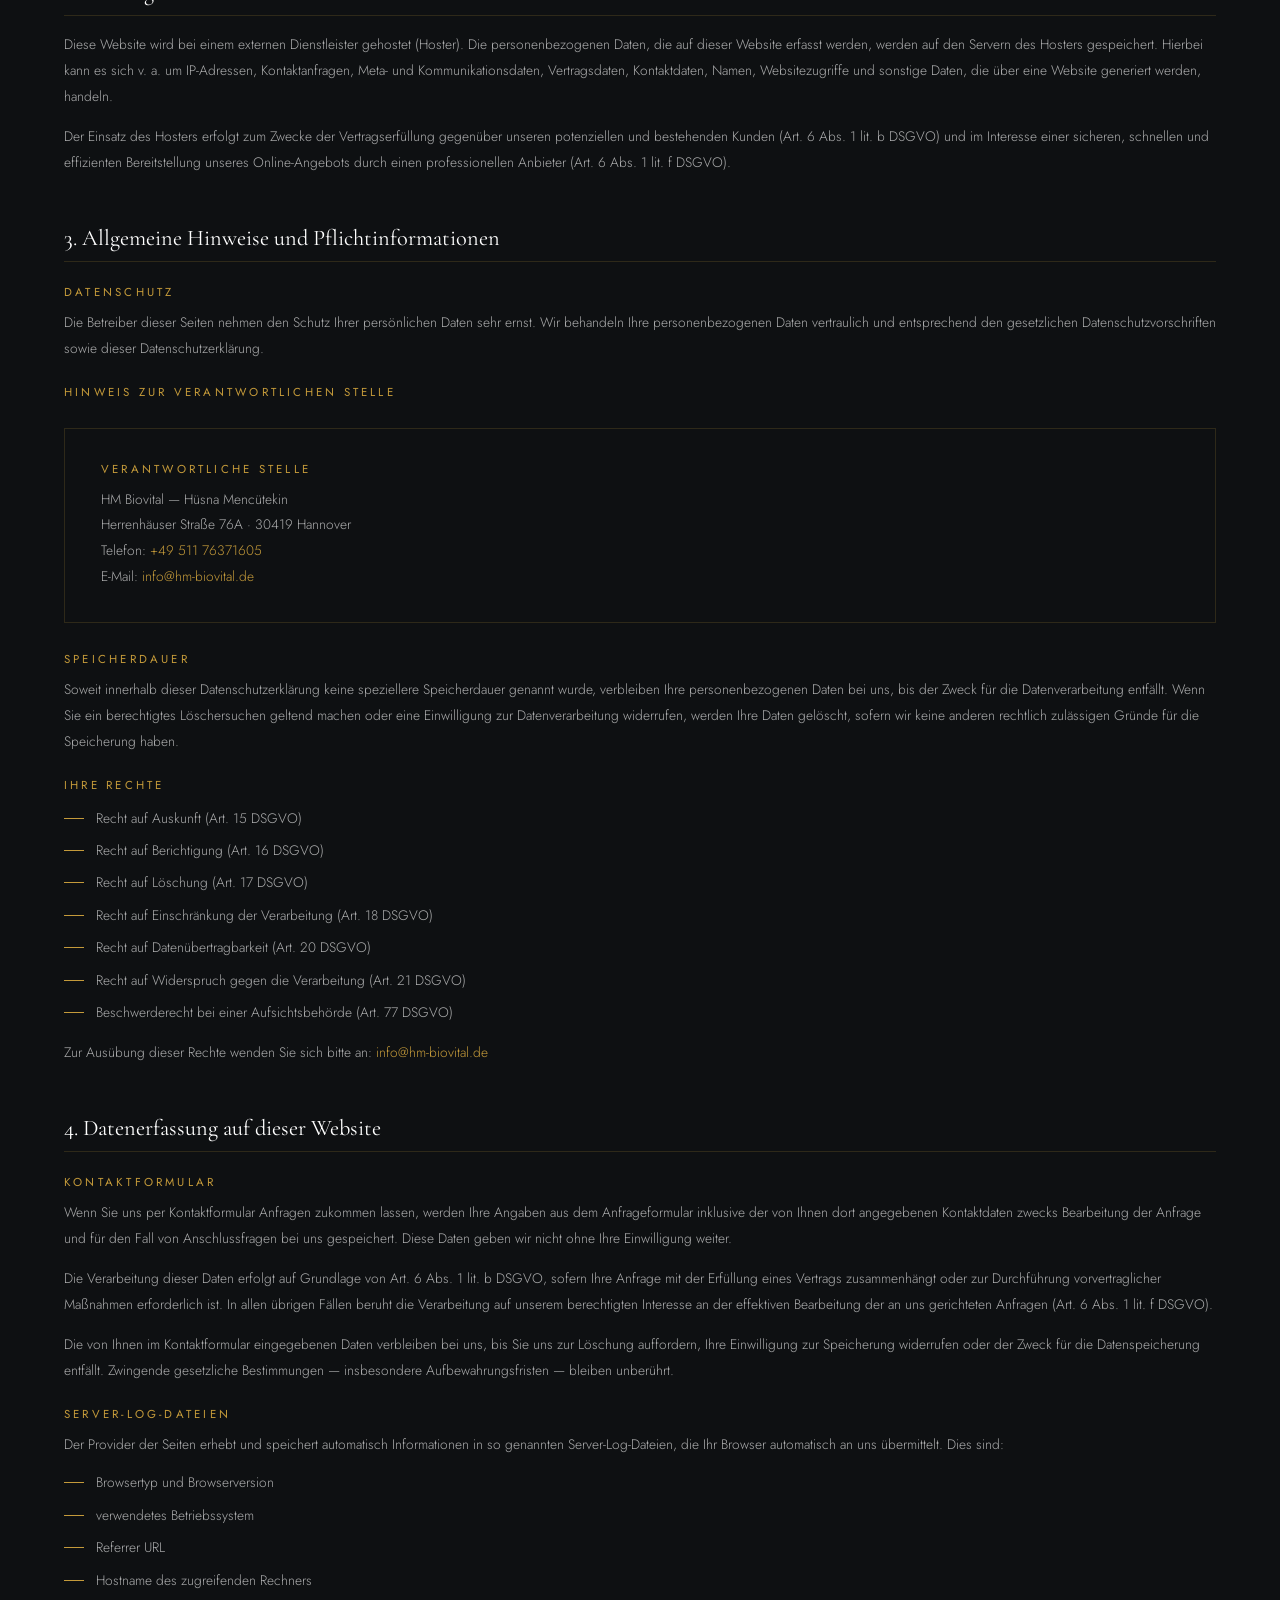
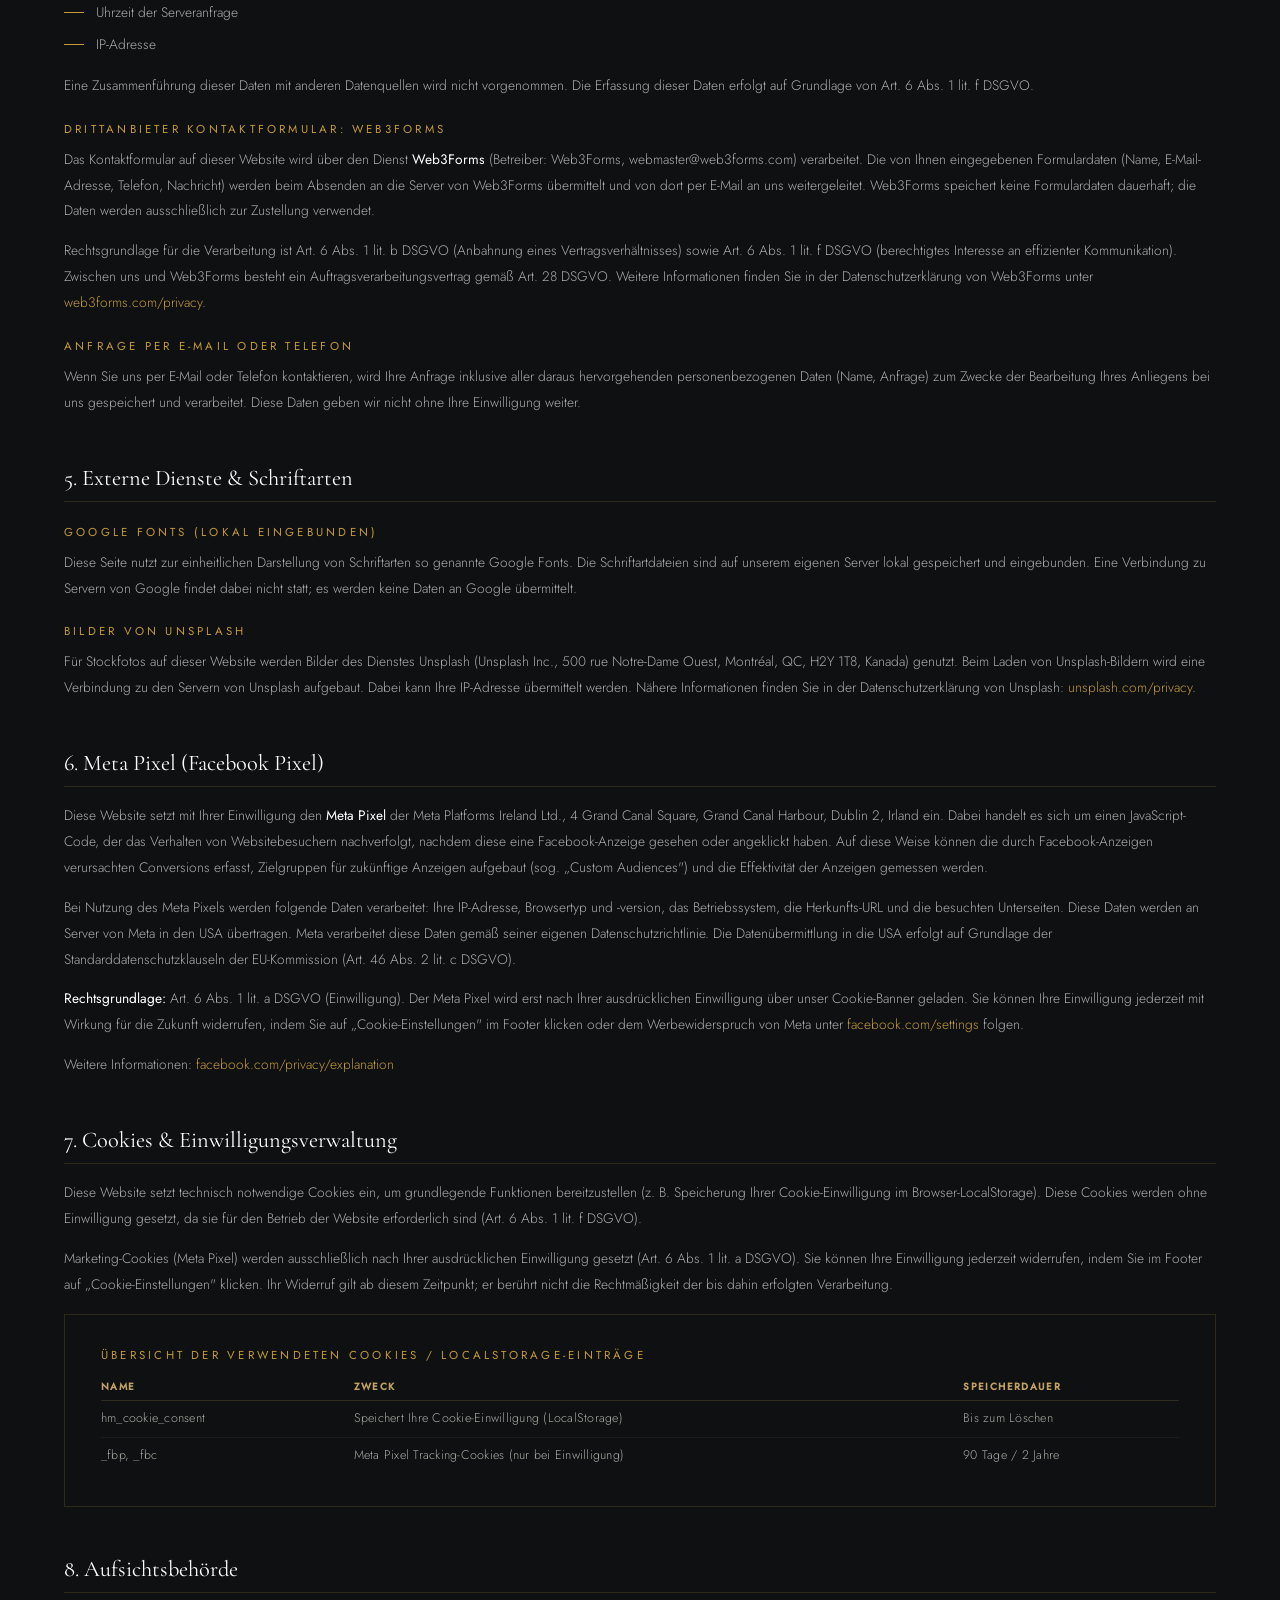
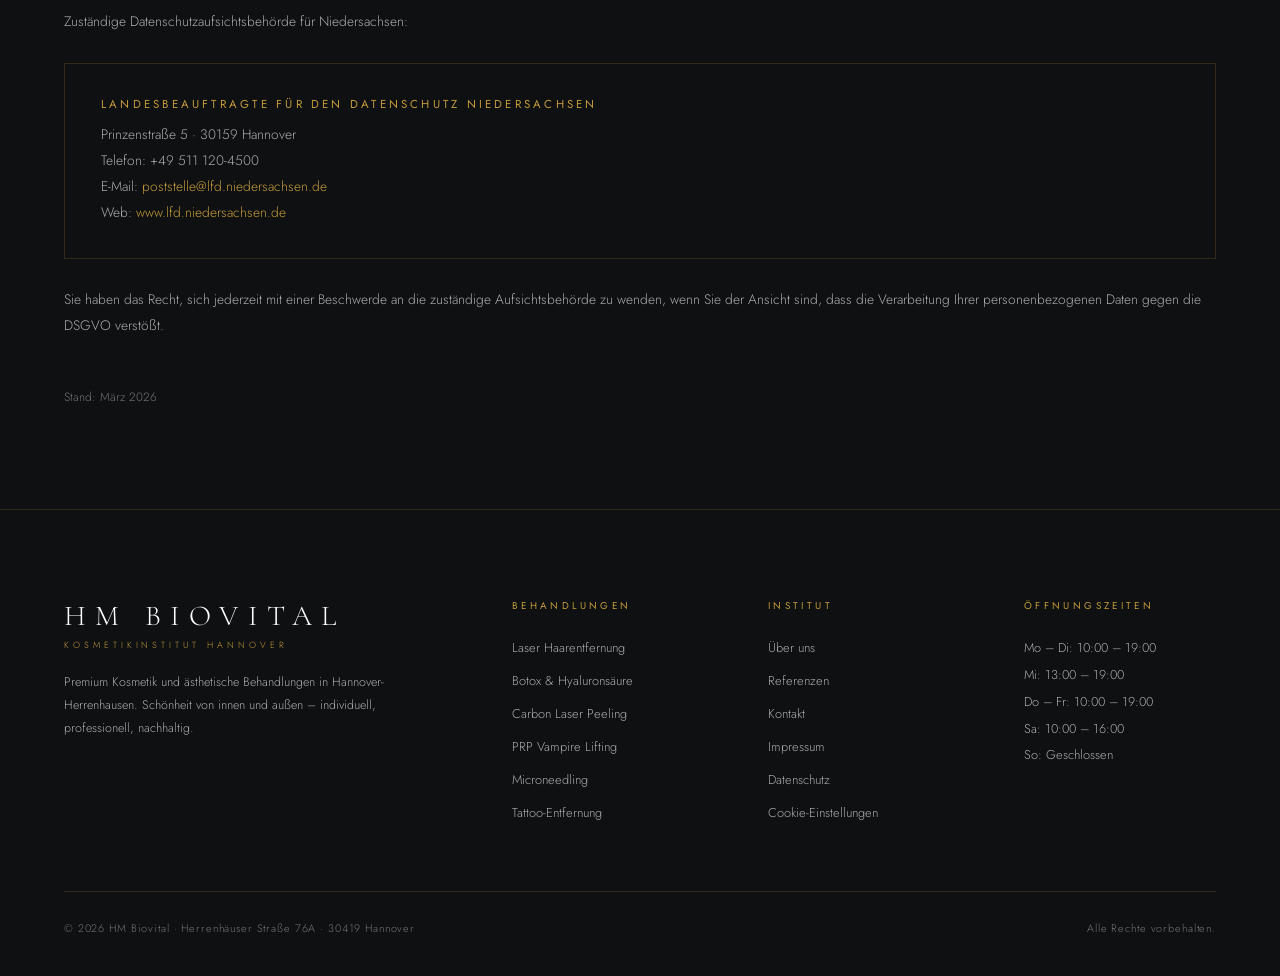
<file: impressum.html>
<!DOCTYPE html>
<html lang="de">
<head>
  <meta charset="UTF-8">
  <meta name="viewport" content="width=device-width, initial-scale=1.0">
  <title>Impressum &amp; Datenschutz — HM BIOVITAL Kosmetikinstitut Hannover</title>
  <meta name="description" content="Impressum und Datenschutzerklärung des HM Biovital Kosmetikinstituts in Hannover – Hüsna Mencütekin, Herrenhäuser Straße 76A, 30419 Hannover.">
  <meta name="robots" content="noindex, follow">
  <link rel="canonical" href="https://www.hm-biovital.de/impressum.html">

  <!-- Google Fonts: lokal eingebunden, kein Verbindungsaufbau zu Google-Servern -->
  <link rel="stylesheet" href="fonts/fonts.css">
  <style>
    /* ======================================================
       RESET & CSS VARIABLES
    ====================================================== */
    *, *::before, *::after {
      margin: 0; padding: 0; box-sizing: border-box;
    }

    :root {
      --bg:          #08090A;
      --bg2:         #0E1012;
      --bg3:         #141618;
      --gold:        #C49A3A;
      --gold-light:  #E2B96A;
      --gold-dark:   #8B6220;
      --cream:       #FFFFFF;
      --cream-60:    rgba(255,255,255,0.65);
      --cream-30:    rgba(255,255,255,0.42);
      --border:      rgba(196,154,58,0.18);
      --border-h:    rgba(196,154,58,0.42);
      --display:     'Cormorant Garamond', serif;
      --body:        'Jost', sans-serif;
      --ease:        cubic-bezier(0.23,1,0.32,1);
    }

    html { scroll-behavior: smooth; font-size: 16px; }

    body {
      background: var(--bg);
      color: var(--cream);
      font-family: var(--body);
      font-weight: 300;
      overflow-x: hidden;
    }

    img { display: block; max-width: 100%; }
    a   { color: inherit; }

    /* ======================================================
       NAVIGATION
    ====================================================== */
    #nav {
      position: fixed; top: 0; left: 0; right: 0; z-index: 900;
      padding: 30px 64px;
      display: flex; align-items: center; justify-content: space-between;
      background: rgba(8,9,10,1);
      border-bottom: 1px solid var(--border);
    }

    .nav-logo {
      text-decoration: none; display: flex; flex-direction: column; line-height: 1;
    }
    .nav-logo-main {
      font-family: var(--display); font-size: 1.55rem;
      letter-spacing: .32em; color: var(--cream); font-weight: 300;
    }
    .nav-logo-sub {
      font-family: var(--body); font-size: .52rem;
      letter-spacing: .42em; color: var(--gold); font-weight: 400;
      text-transform: uppercase; margin-top: 3px;
    }

    .nav-links { display: flex; gap: 44px; list-style: none; }
    .nav-links a {
      text-decoration: none; color: var(--cream-60);
      font-size: .7rem; letter-spacing: .22em; text-transform: uppercase;
      font-weight: 400; transition: color .3s; position: relative;
    }
    .nav-links a::after {
      content: ''; position: absolute; bottom: -3px; left: 0;
      width: 0; height: 1px; background: var(--gold); transition: width .3s;
    }
    .nav-links a:hover { color: var(--cream); }
    .nav-links a:hover::after { width: 100%; }

    .nav-btn {
      display: inline-block; text-decoration: none;
      font-family: var(--body); font-size: .68rem; letter-spacing: .22em;
      text-transform: uppercase; font-weight: 400;
      padding: 12px 30px; border: 1px solid var(--gold);
      color: var(--gold); position: relative; overflow: hidden;
      transition: color .35s;
    }
    .nav-btn::before {
      content: ''; position: absolute; inset: 0;
      background: var(--gold); transform: scaleX(0);
      transform-origin: left; transition: transform .35s var(--ease);
    }
    .nav-btn:hover { color: var(--bg); }
    .nav-btn:hover::before { transform: scaleX(1); }
    .nav-btn span { position: relative; z-index: 1; }

    .nav-ham {
      display: none; flex-direction: column; gap: 5px;
      background: none; border: none; cursor: pointer; padding: 4px;
    }
    .nav-ham span {
      display: block; width: 24px; height: 1px; background: var(--cream);
    }

    /* ======================================================
       PAGE HERO (SUBPAGE)
    ====================================================== */
    .page-hero {
      padding: 180px 64px 90px;
      background: var(--bg);
      border-bottom: 1px solid var(--border);
    }
    .page-hero-inner { max-width: 1380px; margin: 0 auto; }

    .label-row {
      display: flex; align-items: center; gap: 14px; margin-bottom: 18px;
    }
    .label-bar { width: 30px; height: 1px; background: var(--gold); flex-shrink: 0; }
    .label-txt {
      font-size: .63rem; letter-spacing: .38em; text-transform: uppercase;
      color: var(--gold); font-weight: 400;
    }

    .page-title {
      font-family: var(--display); font-size: clamp(2.8rem, 5vw, 4.8rem);
      font-weight: 300; line-height: 1.1; color: var(--cream);
    }
    .page-title em { font-style: italic; color: var(--gold-light); }

    /* Tab-style anchor navigation */
    .page-nav {
      display: flex; gap: 0; margin-top: 56px;
      border-bottom: 1px solid var(--border);
    }
    .page-nav a {
      display: inline-block; text-decoration: none;
      font-size: .68rem; letter-spacing: .22em; text-transform: uppercase;
      font-weight: 400; color: var(--cream-60);
      padding: 14px 32px 13px;
      border-bottom: 2px solid transparent;
      transition: color .3s, border-color .3s;
      margin-bottom: -1px;
    }
    .page-nav a:hover { color: var(--cream); border-color: var(--gold); }

    /* ======================================================
       CONTENT SECTIONS
    ====================================================== */
    .legal-sec {
      padding: 100px 64px;
      max-width: 1380px; margin: 0 auto;
    }
    .legal-sec + .legal-sec {
      border-top: 1px solid var(--border);
    }

    .legal-title {
      font-family: var(--display); font-size: clamp(2rem, 3.5vw, 3.2rem);
      font-weight: 300; color: var(--cream); margin-bottom: 56px;
    }
    .legal-title em { font-style: italic; color: var(--gold-light); }

    .legal-block { margin-bottom: 48px; }
    .legal-block:last-child { margin-bottom: 0; }

    .legal-h2 {
      font-family: var(--display); font-size: 1.4rem; font-weight: 400;
      color: var(--cream); margin-bottom: 16px;
      padding-bottom: 10px; border-bottom: 1px solid var(--border);
    }
    .legal-h3 {
      font-size: .72rem; letter-spacing: .28em; text-transform: uppercase;
      color: var(--gold); font-weight: 400; margin-bottom: 10px; margin-top: 22px;
    }
    .legal-p {
      font-size: .86rem; line-height: 1.88; color: var(--cream-60);
      margin-bottom: 14px;
    }
    .legal-p:last-child { margin-bottom: 0; }
    .legal-p a {
      color: var(--gold); text-decoration: none;
      border-bottom: 1px solid transparent; transition: border-color .3s;
    }
    .legal-p a:hover { border-color: var(--gold); }

    .legal-list {
      list-style: none; display: flex; flex-direction: column; gap: 9px;
      margin: 14px 0;
    }
    .legal-list li {
      display: flex; align-items: flex-start; gap: 12px;
      font-size: .86rem; line-height: 1.7; color: var(--cream-60);
    }
    .legal-list li::before {
      content: ''; width: 20px; height: 1px; background: var(--gold);
      flex-shrink: 0; margin-top: .8em;
    }

    .legal-info-box {
      background: var(--bg2); border: 1px solid var(--border);
      padding: 32px 36px; margin: 28px 0;
    }
    .legal-info-box .legal-h3 { margin-top: 0; }

    /* ======================================================
       FOOTER
    ====================================================== */
    footer {
      background: var(--bg2);
      border-top: 1px solid var(--border);
      padding: 88px 64px 40px;
    }
    .ft-grid {
      display: grid; grid-template-columns: 2fr 1fr 1fr 1fr;
      gap: 64px; margin-bottom: 68px;
    }
    .ft-logo { font-family: var(--display); font-size: 1.8rem; letter-spacing: .32em; display: block; margin-bottom: 5px; }
    .ft-logo-sub { font-size: .56rem; letter-spacing: .44em; text-transform: uppercase; color: var(--gold); display: block; margin-bottom: 20px; }
    .ft-about { font-size: .78rem; line-height: 1.85; color: var(--cream-60); }
    .ft-col-h { font-size: .62rem; letter-spacing: .34em; text-transform: uppercase; color: var(--gold); margin-bottom: 22px; font-weight: 400; }
    .ft-list { list-style: none; display: flex; flex-direction: column; gap: 10px; }
    .ft-list a { font-size: .8rem; color: var(--cream-60); text-decoration: none; transition: color .3s; }
    .ft-list a:hover { color: var(--cream); }
    .ft-hours { font-size: .8rem; color: var(--cream-60); line-height: 2.1; }
    .ft-bottom {
      border-top: 1px solid var(--border); padding-top: 28px;
      display: flex; justify-content: space-between; align-items: center; flex-wrap: wrap; gap: 10px;
    }
    .ft-copy { font-size: .68rem; color: var(--cream-30); letter-spacing: .08em; }

    /* ======================================================
       RESPONSIVE
    ====================================================== */
    @media (max-width: 1120px) {
      .ft-grid { grid-template-columns: 1fr 1fr; gap: 44px; }
    }
    @media (max-width: 768px) {
      #nav { padding: 20px 24px; }
      .nav-links, .nav-btn { display: none; }
      .nav-ham { display: flex; }
      .page-hero { padding: 140px 24px 64px; }
      .legal-sec { padding: 64px 24px; }
      .page-nav a { padding: 12px 18px; font-size: .6rem; }
      .ft-grid { grid-template-columns: 1fr; gap: 40px; }
      footer { padding: 64px 24px 36px; }
      .ft-bottom { flex-direction: column; text-align: center; }
      .legal-info-box { padding: 24px 20px; }
    }
  </style>
</head>
<body>

<!-- ══════════════════════════════════════
     NAVIGATION
════════════════════════════════════════ -->
<nav id="nav">
  <a href="index.html" class="nav-logo">
    <span class="nav-logo-main">HM BIOVITAL</span>
    <span class="nav-logo-sub">Kosmetikinstitut Hannover</span>
  </a>
  <ul class="nav-links">
    <li><a href="index.html#about">Über uns</a></li>
    <li><a href="index.html#services">Behandlungen</a></li>
    <li><a href="index.html#testi">Referenzen</a></li>
    <li><a href="index.html#booking">Kontakt</a></li>
  </ul>
  <a href="index.html#booking" class="nav-btn"><span>Termin buchen</span></a>
  <button class="nav-ham" aria-label="Menü">
    <span></span><span></span><span></span>
  </button>
</nav>

<!-- ══════════════════════════════════════
     PAGE HERO
════════════════════════════════════════ -->
<div class="page-hero">
  <div class="page-hero-inner">
    <div class="label-row">
      <span class="label-bar"></span>
      <span class="label-txt">Rechtliches</span>
    </div>
    <h1 class="page-title">Impressum &amp; <em>Datenschutz</em></h1>

    <nav class="page-nav" aria-label="Seitennavigation">
      <a href="#impressum">Impressum</a>
      <a href="#datenschutz">Datenschutzerklärung</a>
    </nav>
  </div>
</div>

<!-- ══════════════════════════════════════
     IMPRESSUM
════════════════════════════════════════ -->
<section id="impressum">
  <div class="legal-sec">

    <h2 class="legal-title">Im<em>pressum</em></h2>

    <div class="legal-block">
      <h3 class="legal-h2">Angaben gemäß § 5 TMG</h3>
      <div class="legal-info-box">
        <p class="legal-h3">Betreiberin</p>
        <p class="legal-p">
          HM Biovital<br>
          Hüsna Mencütekin<br>
          Herrenhäuser Straße 76A<br>
          30419 Hannover
        </p>
      </div>
    </div>

    <div class="legal-block">
      <h3 class="legal-h2">Kontakt</h3>
      <ul class="legal-list">
        <li><span>Telefon: <a href="tel:+4951176371605">+49 511 76371605</a></span></li>
        <li><span>E-Mail: <a href="mailto:info@hm-biovital.de">info@hm-biovital.de</a></span></li>
        <li><span>Website: <a href="https://www.hm-biovital.de">www.hm-biovital.de</a></span></li>
      </ul>
    </div>

    <div class="legal-block">
      <h3 class="legal-h2">Berufsbezeichnung &amp; Berufsrecht</h3>
      <p class="legal-p">
        Berufsbezeichnung: Kosmetikerin (verliehen in der Bundesrepublik Deutschland)
      </p>
      <p class="legal-p">
        Zuständige Kammer: Handwerkskammer Hannover, Berliner Allee 17, 30175 Hannover
      </p>
    </div>

    <div class="legal-block">
      <h3 class="legal-h2">Umsatzsteuer-ID</h3>
      <p class="legal-p">
        Umsatzsteuer-Identifikationsnummer gemäß § 27a Umsatzsteuergesetz: wird auf Anfrage mitgeteilt.
      </p>
    </div>

    <div class="legal-block">
      <h3 class="legal-h2">Verantwortlich für den Inhalt gemäß § 18 Abs. 2 MStV</h3>
      <p class="legal-p">
        Hüsna Mencütekin<br>
        Herrenhäuser Straße 76A<br>
        30419 Hannover
      </p>
    </div>

    <div class="legal-block">
      <h3 class="legal-h2">Streitschlichtung</h3>
      <p class="legal-p">
        Die Europäische Kommission stellt eine Plattform zur Online-Streitbeilegung (OS) bereit:
        <a href="https://ec.europa.eu/consumers/odr/" target="_blank" rel="noopener">https://ec.europa.eu/consumers/odr/</a>.
        Unsere E-Mail-Adresse finden Sie oben im Impressum.
      </p>
      <p class="legal-p">
        Wir sind nicht bereit oder verpflichtet, an Streitbeilegungsverfahren vor einer
        Verbraucherschlichtungsstelle teilzunehmen.
      </p>
    </div>

    <div class="legal-block">
      <h3 class="legal-h2">Haftung für Inhalte</h3>
      <p class="legal-p">
        Als Diensteanbieter sind wir gemäß § 7 Abs. 1 TMG für eigene Inhalte auf diesen Seiten
        nach den allgemeinen Gesetzen verantwortlich. Nach §§ 8 bis 10 TMG sind wir als
        Diensteanbieter jedoch nicht verpflichtet, übermittelte oder gespeicherte fremde
        Informationen zu überwachen oder nach Umständen zu forschen, die auf eine rechtswidrige
        Tätigkeit hinweisen.
      </p>
      <p class="legal-p">
        Verpflichtungen zur Entfernung oder Sperrung der Nutzung von Informationen nach den
        allgemeinen Gesetzen bleiben hiervon unberührt. Eine diesbezügliche Haftung ist jedoch
        erst ab dem Zeitpunkt der Kenntnis einer konkreten Rechtsverletzung möglich. Bei
        Bekanntwerden von entsprechenden Rechtsverletzungen werden wir diese Inhalte umgehend entfernen.
      </p>
    </div>

    <div class="legal-block">
      <h3 class="legal-h2">Haftung für Links</h3>
      <p class="legal-p">
        Unser Angebot enthält Links zu externen Websites Dritter, auf deren Inhalte wir keinen
        Einfluss haben. Deshalb können wir für diese fremden Inhalte auch keine Gewähr übernehmen.
        Für die Inhalte der verlinkten Seiten ist stets der jeweilige Anbieter oder Betreiber
        der Seiten verantwortlich.
      </p>
    </div>

    <div class="legal-block">
      <h3 class="legal-h2">Urheberrecht</h3>
      <p class="legal-p">
        Die durch die Seitenbetreiber erstellten Inhalte und Werke auf diesen Seiten unterliegen
        dem deutschen Urheberrecht. Die Vervielfältigung, Bearbeitung, Verbreitung und jede Art
        der Verwertung außerhalb der Grenzen des Urheberrechtes bedürfen der schriftlichen
        Zustimmung des jeweiligen Autors bzw. Erstellers.
      </p>
    </div>

  </div>
</section>

<!-- ══════════════════════════════════════
     DATENSCHUTZ
════════════════════════════════════════ -->
<section id="datenschutz" style="background: var(--bg2); border-top: 1px solid var(--border);">
  <div class="legal-sec">

    <h2 class="legal-title">Daten<em>schutz</em></h2>

    <div class="legal-block">
      <h3 class="legal-h2">1. Datenschutz auf einen Blick</h3>
      <p class="legal-h3">Allgemeine Hinweise</p>
      <p class="legal-p">
        Die folgenden Hinweise geben einen einfachen Überblick darüber, was mit Ihren
        personenbezogenen Daten passiert, wenn Sie diese Website besuchen. Personenbezogene
        Daten sind alle Daten, mit denen Sie persönlich identifiziert werden können.
        Ausführliche Informationen zum Thema Datenschutz entnehmen Sie unserer unter diesem
        Text aufgeführten Datenschutzerklärung.
      </p>

      <p class="legal-h3">Datenerfassung auf dieser Website</p>
      <p class="legal-p">
        <strong style="color: var(--cream); font-weight: 400;">Wer ist verantwortlich für die Datenerfassung auf dieser Website?</strong><br>
        Die Datenverarbeitung auf dieser Website erfolgt durch den Websitebetreiber.
        Dessen Kontaktdaten können Sie dem Abschnitt „Impressum" in dieser Website entnehmen.
      </p>
      <p class="legal-p">
        <strong style="color: var(--cream); font-weight: 400;">Wie erfassen wir Ihre Daten?</strong><br>
        Ihre Daten werden zum einen dadurch erhoben, dass Sie uns diese mitteilen. Hierbei
        kann es sich z. B. um Daten handeln, die Sie in ein Kontaktformular eingeben. Andere
        Daten werden automatisch oder nach Ihrer Einwilligung beim Besuch der Website durch
        unsere IT-Systeme erfasst. Das sind vor allem technische Daten (z. B. Internetbrowser,
        Betriebssystem oder Uhrzeit des Seitenaufrufs).
      </p>
      <p class="legal-p">
        <strong style="color: var(--cream); font-weight: 400;">Wofür nutzen wir Ihre Daten?</strong><br>
        Ein Teil der Daten wird erhoben, um eine fehlerfreie Bereitstellung der Website zu
        gewährleisten. Andere Daten können zur Analyse Ihres Nutzerverhaltens verwendet werden.
        Wenn Sie über die Website eine Anfrage stellen, verwenden wir Ihre Daten ausschließlich
        zur Bearbeitung Ihrer Terminanfrage.
      </p>
      <p class="legal-p">
        <strong style="color: var(--cream); font-weight: 400;">Welche Rechte haben Sie bezüglich Ihrer Daten?</strong><br>
        Sie haben jederzeit das Recht, unentgeltlich Auskunft über Herkunft, Empfänger und
        Zweck Ihrer gespeicherten personenbezogenen Daten zu erhalten. Sie haben außerdem ein
        Recht, die Berichtigung oder Löschung dieser Daten zu verlangen. Wenn Sie eine
        Einwilligung zur Datenverarbeitung erteilt haben, können Sie diese Einwilligung
        jederzeit für die Zukunft widerrufen.
      </p>
    </div>

    <div class="legal-block">
      <h3 class="legal-h2">2. Hosting</h3>
      <p class="legal-p">
        Diese Website wird bei einem externen Dienstleister gehostet (Hoster). Die
        personenbezogenen Daten, die auf dieser Website erfasst werden, werden auf den
        Servern des Hosters gespeichert. Hierbei kann es sich v. a. um IP-Adressen,
        Kontaktanfragen, Meta- und Kommunikationsdaten, Vertragsdaten, Kontaktdaten, Namen,
        Websitezugriffe und sonstige Daten, die über eine Website generiert werden, handeln.
      </p>
      <p class="legal-p">
        Der Einsatz des Hosters erfolgt zum Zwecke der Vertragserfüllung gegenüber unseren
        potenziellen und bestehenden Kunden (Art. 6 Abs. 1 lit. b DSGVO) und im Interesse
        einer sicheren, schnellen und effizienten Bereitstellung unseres Online-Angebots durch
        einen professionellen Anbieter (Art. 6 Abs. 1 lit. f DSGVO).
      </p>
    </div>

    <div class="legal-block">
      <h3 class="legal-h2">3. Allgemeine Hinweise und Pflichtinformationen</h3>
      <p class="legal-h3">Datenschutz</p>
      <p class="legal-p">
        Die Betreiber dieser Seiten nehmen den Schutz Ihrer persönlichen Daten sehr ernst.
        Wir behandeln Ihre personenbezogenen Daten vertraulich und entsprechend den gesetzlichen
        Datenschutzvorschriften sowie dieser Datenschutzerklärung.
      </p>

      <p class="legal-h3">Hinweis zur verantwortlichen Stelle</p>
      <div class="legal-info-box">
        <p class="legal-h3">Verantwortliche Stelle</p>
        <p class="legal-p">
          HM Biovital — Hüsna Mencütekin<br>
          Herrenhäuser Straße 76A · 30419 Hannover<br>
          Telefon: <a href="tel:+4951176371605">+49 511 76371605</a><br>
          E-Mail: <a href="mailto:info@hm-biovital.de">info@hm-biovital.de</a>
        </p>
      </div>

      <p class="legal-h3">Speicherdauer</p>
      <p class="legal-p">
        Soweit innerhalb dieser Datenschutzerklärung keine speziellere Speicherdauer genannt
        wurde, verbleiben Ihre personenbezogenen Daten bei uns, bis der Zweck für die
        Datenverarbeitung entfällt. Wenn Sie ein berechtigtes Löschersuchen geltend machen
        oder eine Einwilligung zur Datenverarbeitung widerrufen, werden Ihre Daten gelöscht,
        sofern wir keine anderen rechtlich zulässigen Gründe für die Speicherung haben.
      </p>

      <p class="legal-h3">Ihre Rechte</p>
      <ul class="legal-list">
        <li>Recht auf Auskunft (Art. 15 DSGVO)</li>
        <li>Recht auf Berichtigung (Art. 16 DSGVO)</li>
        <li>Recht auf Löschung (Art. 17 DSGVO)</li>
        <li>Recht auf Einschränkung der Verarbeitung (Art. 18 DSGVO)</li>
        <li>Recht auf Datenübertragbarkeit (Art. 20 DSGVO)</li>
        <li>Recht auf Widerspruch gegen die Verarbeitung (Art. 21 DSGVO)</li>
        <li>Beschwerderecht bei einer Aufsichtsbehörde (Art. 77 DSGVO)</li>
      </ul>
      <p class="legal-p" style="margin-top: 16px;">
        Zur Ausübung dieser Rechte wenden Sie sich bitte an:
        <a href="mailto:info@hm-biovital.de">info@hm-biovital.de</a>
      </p>
    </div>

    <div class="legal-block">
      <h3 class="legal-h2">4. Datenerfassung auf dieser Website</h3>

      <p class="legal-h3">Kontaktformular</p>
      <p class="legal-p">
        Wenn Sie uns per Kontaktformular Anfragen zukommen lassen, werden Ihre Angaben aus
        dem Anfrageformular inklusive der von Ihnen dort angegebenen Kontaktdaten zwecks
        Bearbeitung der Anfrage und für den Fall von Anschlussfragen bei uns gespeichert.
        Diese Daten geben wir nicht ohne Ihre Einwilligung weiter.
      </p>
      <p class="legal-p">
        Die Verarbeitung dieser Daten erfolgt auf Grundlage von Art. 6 Abs. 1 lit. b DSGVO,
        sofern Ihre Anfrage mit der Erfüllung eines Vertrags zusammenhängt oder zur
        Durchführung vorvertraglicher Maßnahmen erforderlich ist. In allen übrigen Fällen
        beruht die Verarbeitung auf unserem berechtigten Interesse an der effektiven
        Bearbeitung der an uns gerichteten Anfragen (Art. 6 Abs. 1 lit. f DSGVO).
      </p>
      <p class="legal-p">
        Die von Ihnen im Kontaktformular eingegebenen Daten verbleiben bei uns, bis Sie
        uns zur Löschung auffordern, Ihre Einwilligung zur Speicherung widerrufen oder der
        Zweck für die Datenspeicherung entfällt. Zwingende gesetzliche Bestimmungen —
        insbesondere Aufbewahrungsfristen — bleiben unberührt.
      </p>

      <p class="legal-h3">Server-Log-Dateien</p>
      <p class="legal-p">
        Der Provider der Seiten erhebt und speichert automatisch Informationen in so genannten
        Server-Log-Dateien, die Ihr Browser automatisch an uns übermittelt. Dies sind:
      </p>
      <ul class="legal-list">
        <li>Browsertyp und Browserversion</li>
        <li>verwendetes Betriebssystem</li>
        <li>Referrer URL</li>
        <li>Hostname des zugreifenden Rechners</li>
        <li>Uhrzeit der Serveranfrage</li>
        <li>IP-Adresse</li>
      </ul>
      <p class="legal-p" style="margin-top: 16px;">
        Eine Zusammenführung dieser Daten mit anderen Datenquellen wird nicht vorgenommen.
        Die Erfassung dieser Daten erfolgt auf Grundlage von Art. 6 Abs. 1 lit. f DSGVO.
      </p>

      <p class="legal-h3">Drittanbieter Kontaktformular: Web3Forms</p>
      <p class="legal-p">
        Das Kontaktformular auf dieser Website wird über den Dienst <strong style="color:var(--cream);font-weight:400;">Web3Forms</strong>
        (Betreiber: Web3Forms, webmaster@web3forms.com) verarbeitet. Die von Ihnen eingegebenen Formulardaten
        (Name, E-Mail-Adresse, Telefon, Nachricht) werden beim Absenden an die Server von Web3Forms übermittelt
        und von dort per E-Mail an uns weitergeleitet. Web3Forms speichert keine Formulardaten dauerhaft;
        die Daten werden ausschließlich zur Zustellung verwendet.
      </p>
      <p class="legal-p">
        Rechtsgrundlage für die Verarbeitung ist Art. 6 Abs. 1 lit. b DSGVO (Anbahnung eines Vertragsverhältnisses)
        sowie Art. 6 Abs. 1 lit. f DSGVO (berechtigtes Interesse an effizienter Kommunikation).
        Zwischen uns und Web3Forms besteht ein Auftragsverarbeitungsvertrag gemäß Art. 28 DSGVO.
        Weitere Informationen finden Sie in der Datenschutzerklärung von Web3Forms unter
        <a href="https://web3forms.com/privacy" target="_blank" rel="noopener noreferrer">web3forms.com/privacy</a>.
      </p>

      <p class="legal-h3">Anfrage per E-Mail oder Telefon</p>
      <p class="legal-p">
        Wenn Sie uns per E-Mail oder Telefon kontaktieren, wird Ihre Anfrage inklusive aller
        daraus hervorgehenden personenbezogenen Daten (Name, Anfrage) zum Zwecke der
        Bearbeitung Ihres Anliegens bei uns gespeichert und verarbeitet. Diese Daten geben
        wir nicht ohne Ihre Einwilligung weiter.
      </p>
    </div>

    <div class="legal-block">
      <h3 class="legal-h2">5. Externe Dienste &amp; Schriftarten</h3>

      <p class="legal-h3">Google Fonts (lokal eingebunden)</p>
      <p class="legal-p">
        Diese Seite nutzt zur einheitlichen Darstellung von Schriftarten so genannte Google
        Fonts. Die Schriftartdateien sind auf unserem eigenen Server lokal gespeichert und
        eingebunden. Eine Verbindung zu Servern von Google findet dabei nicht statt; es werden
        keine Daten an Google übermittelt.
      </p>

      <p class="legal-h3">Bilder von Unsplash</p>
      <p class="legal-p">
        Für Stockfotos auf dieser Website werden Bilder des Dienstes Unsplash
        (Unsplash Inc., 500 rue Notre-Dame Ouest, Montréal, QC, H2Y 1T8, Kanada) genutzt.
        Beim Laden von Unsplash-Bildern wird eine Verbindung zu den Servern von Unsplash
        aufgebaut. Dabei kann Ihre IP-Adresse übermittelt werden. Nähere Informationen
        finden Sie in der Datenschutzerklärung von Unsplash:
        <a href="https://unsplash.com/privacy" target="_blank" rel="noopener">unsplash.com/privacy</a>.
      </p>
    </div>

    <div class="legal-block">
      <h3 class="legal-h2">6. Meta Pixel (Facebook Pixel)</h3>
      <p class="legal-p">
        Diese Website setzt mit Ihrer Einwilligung den <strong style="color:var(--cream);font-weight:400;">Meta Pixel</strong>
        der Meta Platforms Ireland Ltd., 4 Grand Canal Square, Grand Canal Harbour, Dublin 2, Irland ein.
        Dabei handelt es sich um einen JavaScript-Code, der das Verhalten von Websitebesuchern nachverfolgt,
        nachdem diese eine Facebook-Anzeige gesehen oder angeklickt haben. Auf diese Weise können die durch
        Facebook-Anzeigen verursachten Conversions erfasst, Zielgruppen für zukünftige Anzeigen aufgebaut
        (sog. „Custom Audiences") und die Effektivität der Anzeigen gemessen werden.
      </p>
      <p class="legal-p">
        Bei Nutzung des Meta Pixels werden folgende Daten verarbeitet: Ihre IP-Adresse,
        Browsertyp und -version, das Betriebssystem, die Herkunfts-URL und die besuchten Unterseiten.
        Diese Daten werden an Server von Meta in den USA übertragen. Meta verarbeitet diese Daten
        gemäß seiner eigenen Datenschutzrichtlinie. Die Datenübermittlung in die USA erfolgt
        auf Grundlage der Standarddatenschutzklauseln der EU-Kommission (Art. 46 Abs. 2 lit. c DSGVO).
      </p>
      <p class="legal-p">
        <strong style="color:var(--cream);font-weight:400;">Rechtsgrundlage:</strong> Art. 6 Abs. 1 lit. a DSGVO (Einwilligung).
        Der Meta Pixel wird erst nach Ihrer ausdrücklichen Einwilligung über unser Cookie-Banner geladen.
        Sie können Ihre Einwilligung jederzeit mit Wirkung für die Zukunft widerrufen, indem Sie
        auf „Cookie-Einstellungen" im Footer klicken oder dem Werbewiderspruch von Meta unter
        <a href="https://www.facebook.com/settings?tab=ads" target="_blank" rel="noopener noreferrer">facebook.com/settings</a> folgen.
      </p>
      <p class="legal-p">
        Weitere Informationen: <a href="https://www.facebook.com/privacy/explanation" target="_blank" rel="noopener noreferrer">facebook.com/privacy/explanation</a>
      </p>
    </div>

    <div class="legal-block">
      <h3 class="legal-h2">7. Cookies &amp; Einwilligungsverwaltung</h3>
      <p class="legal-p">
        Diese Website setzt technisch notwendige Cookies ein, um grundlegende Funktionen
        bereitzustellen (z. B. Speicherung Ihrer Cookie-Einwilligung im Browser-LocalStorage).
        Diese Cookies werden ohne Einwilligung gesetzt, da sie für den Betrieb der Website
        erforderlich sind (Art. 6 Abs. 1 lit. f DSGVO).
      </p>
      <p class="legal-p">
        Marketing-Cookies (Meta Pixel) werden ausschließlich nach Ihrer ausdrücklichen
        Einwilligung gesetzt (Art. 6 Abs. 1 lit. a DSGVO). Sie können Ihre Einwilligung
        jederzeit widerrufen, indem Sie im Footer auf „Cookie-Einstellungen" klicken.
        Ihr Widerruf gilt ab diesem Zeitpunkt; er berührt nicht die Rechtmäßigkeit der
        bis dahin erfolgten Verarbeitung.
      </p>
      <div class="legal-info-box" style="margin-top:16px;">
        <p class="legal-h3">Übersicht der verwendeten Cookies / LocalStorage-Einträge</p>
        <table style="width:100%;border-collapse:collapse;font-size:.78rem;color:rgba(240,234,224,.7);font-family:'Jost',sans-serif;letter-spacing:.02em;line-height:1.6;">
          <thead>
            <tr style="color:#C1A264;text-transform:uppercase;font-size:.62rem;letter-spacing:.14em;">
              <th style="text-align:left;padding:6px 12px 6px 0;border-bottom:1px solid rgba(193,162,100,.2);">Name</th>
              <th style="text-align:left;padding:6px 12px;border-bottom:1px solid rgba(193,162,100,.2);">Zweck</th>
              <th style="text-align:left;padding:6px 0 6px 12px;border-bottom:1px solid rgba(193,162,100,.2);">Speicherdauer</th>
            </tr>
          </thead>
          <tbody>
            <tr>
              <td style="padding:8px 12px 8px 0;border-bottom:1px solid rgba(255,255,255,.05);">hm_cookie_consent</td>
              <td style="padding:8px 12px;border-bottom:1px solid rgba(255,255,255,.05);">Speichert Ihre Cookie-Einwilligung (LocalStorage)</td>
              <td style="padding:8px 0 8px 12px;border-bottom:1px solid rgba(255,255,255,.05);">Bis zum Löschen</td>
            </tr>
            <tr>
              <td style="padding:8px 12px 8px 0;">_fbp, _fbc</td>
              <td style="padding:8px 12px;">Meta Pixel Tracking-Cookies (nur bei Einwilligung)</td>
              <td style="padding:8px 0 8px 12px;">90 Tage / 2 Jahre</td>
            </tr>
          </tbody>
        </table>
      </div>
    </div>

    <div class="legal-block">
      <h3 class="legal-h2">8. Aufsichtsbehörde</h3>
      <p class="legal-p">
        Zuständige Datenschutzaufsichtsbehörde für Niedersachsen:
      </p>
      <div class="legal-info-box">
        <p class="legal-h3">Landesbeauftragte für den Datenschutz Niedersachsen</p>
        <p class="legal-p">
          Prinzenstraße 5 · 30159 Hannover<br>
          Telefon: +49 511 120-4500<br>
          E-Mail: <a href="mailto:poststelle@lfd.niedersachsen.de">poststelle@lfd.niedersachsen.de</a><br>
          Web: <a href="https://www.lfd.niedersachsen.de" target="_blank" rel="noopener">www.lfd.niedersachsen.de</a>
        </p>
      </div>
      <p class="legal-p">
        Sie haben das Recht, sich jederzeit mit einer Beschwerde an die zuständige
        Aufsichtsbehörde zu wenden, wenn Sie der Ansicht sind, dass die Verarbeitung Ihrer
        personenbezogenen Daten gegen die DSGVO verstößt.
      </p>
    </div>

    <p class="legal-p" style="color: var(--cream-30); font-size: .75rem; margin-top: 48px;">
      Stand: März 2026
    </p>

  </div>
</section>

<!-- ══════════════════════════════════════
     FOOTER
════════════════════════════════════════ -->
<footer>
  <div class="ft-grid">
    <div>
      <span class="ft-logo">HM BIOVITAL</span>
      <span class="ft-logo-sub">Kosmetikinstitut Hannover</span>
      <p class="ft-about">Premium Kosmetik und ästhetische Behandlungen in Hannover-Herrenhausen. Schönheit von innen und außen – individuell, professionell, nachhaltig.</p>
    </div>
    <div>
      <p class="ft-col-h">Behandlungen</p>
      <ul class="ft-list">
        <li><a href="index.html#services">Laser Haarentfernung</a></li>
        <li><a href="index.html#services">Botox &amp; Hyaluronsäure</a></li>
        <li><a href="index.html#services">Carbon Laser Peeling</a></li>
        <li><a href="index.html#services">PRP Vampire Lifting</a></li>
        <li><a href="index.html#services">Microneedling</a></li>
        <li><a href="index.html#services">Tattoo-Entfernung</a></li>
      </ul>
    </div>
    <div>
      <p class="ft-col-h">Institut</p>
      <ul class="ft-list">
        <li><a href="index.html#about">Über uns</a></li>
        <li><a href="index.html#testi">Referenzen</a></li>
        <li><a href="index.html#booking">Kontakt</a></li>
        <li><a href="impressum.html#impressum">Impressum</a></li>
        <li><a href="impressum.html#datenschutz">Datenschutz</a></li>
        <li><a href="#" id="hm-cookie-settings">Cookie-Einstellungen</a></li>
      </ul>
    </div>
    <div>
      <p class="ft-col-h">Öffnungszeiten</p>
      <p class="ft-hours">
        Mo – Di: 10:00 – 19:00<br>
        Mi: 13:00 – 19:00<br>
        Do – Fr: 10:00 – 19:00<br>
        Sa: 10:00 – 16:00<br>
        So: Geschlossen
      </p>
    </div>
  </div>
  <div class="ft-bottom">
    <span class="ft-copy">© 2026 HM Biovital · Herrenhäuser Straße 76A · 30419 Hannover</span>
    <span class="ft-copy">Alle Rechte vorbehalten.</span>
  </div>
</footer>

<script>
(function () {
  'use strict';

  /* ── STICKY NAV ────────────────────────────────────────── */
  var nav = document.getElementById('nav');
  window.addEventListener('scroll', function () {
    if (window.scrollY > 60) {
      nav.style.backdropFilter = 'blur(22px)';
      nav.style.webkitBackdropFilter = 'blur(22px)';
    }
  }, { passive: true });

  /* ── ACTIVE TAB HIGHLIGHT ───────────────────────────────── */
  var hash = window.location.hash;
  if (hash) {
    document.querySelectorAll('.page-nav a').forEach(function (a) {
      if (a.getAttribute('href') === hash) {
        a.style.color = 'var(--cream)';
        a.style.borderColor = 'var(--gold)';
      }
    });
  }

  document.querySelectorAll('.page-nav a').forEach(function (a) {
    a.addEventListener('click', function () {
      document.querySelectorAll('.page-nav a').forEach(function (x) {
        x.style.color = '';
        x.style.borderColor = '';
      });
      a.style.color = 'var(--cream)';
      a.style.borderColor = 'var(--gold)';
    });
  });
})();
</script>
<script src="cookie-consent.js"></script>
</body>
</html>
</file>
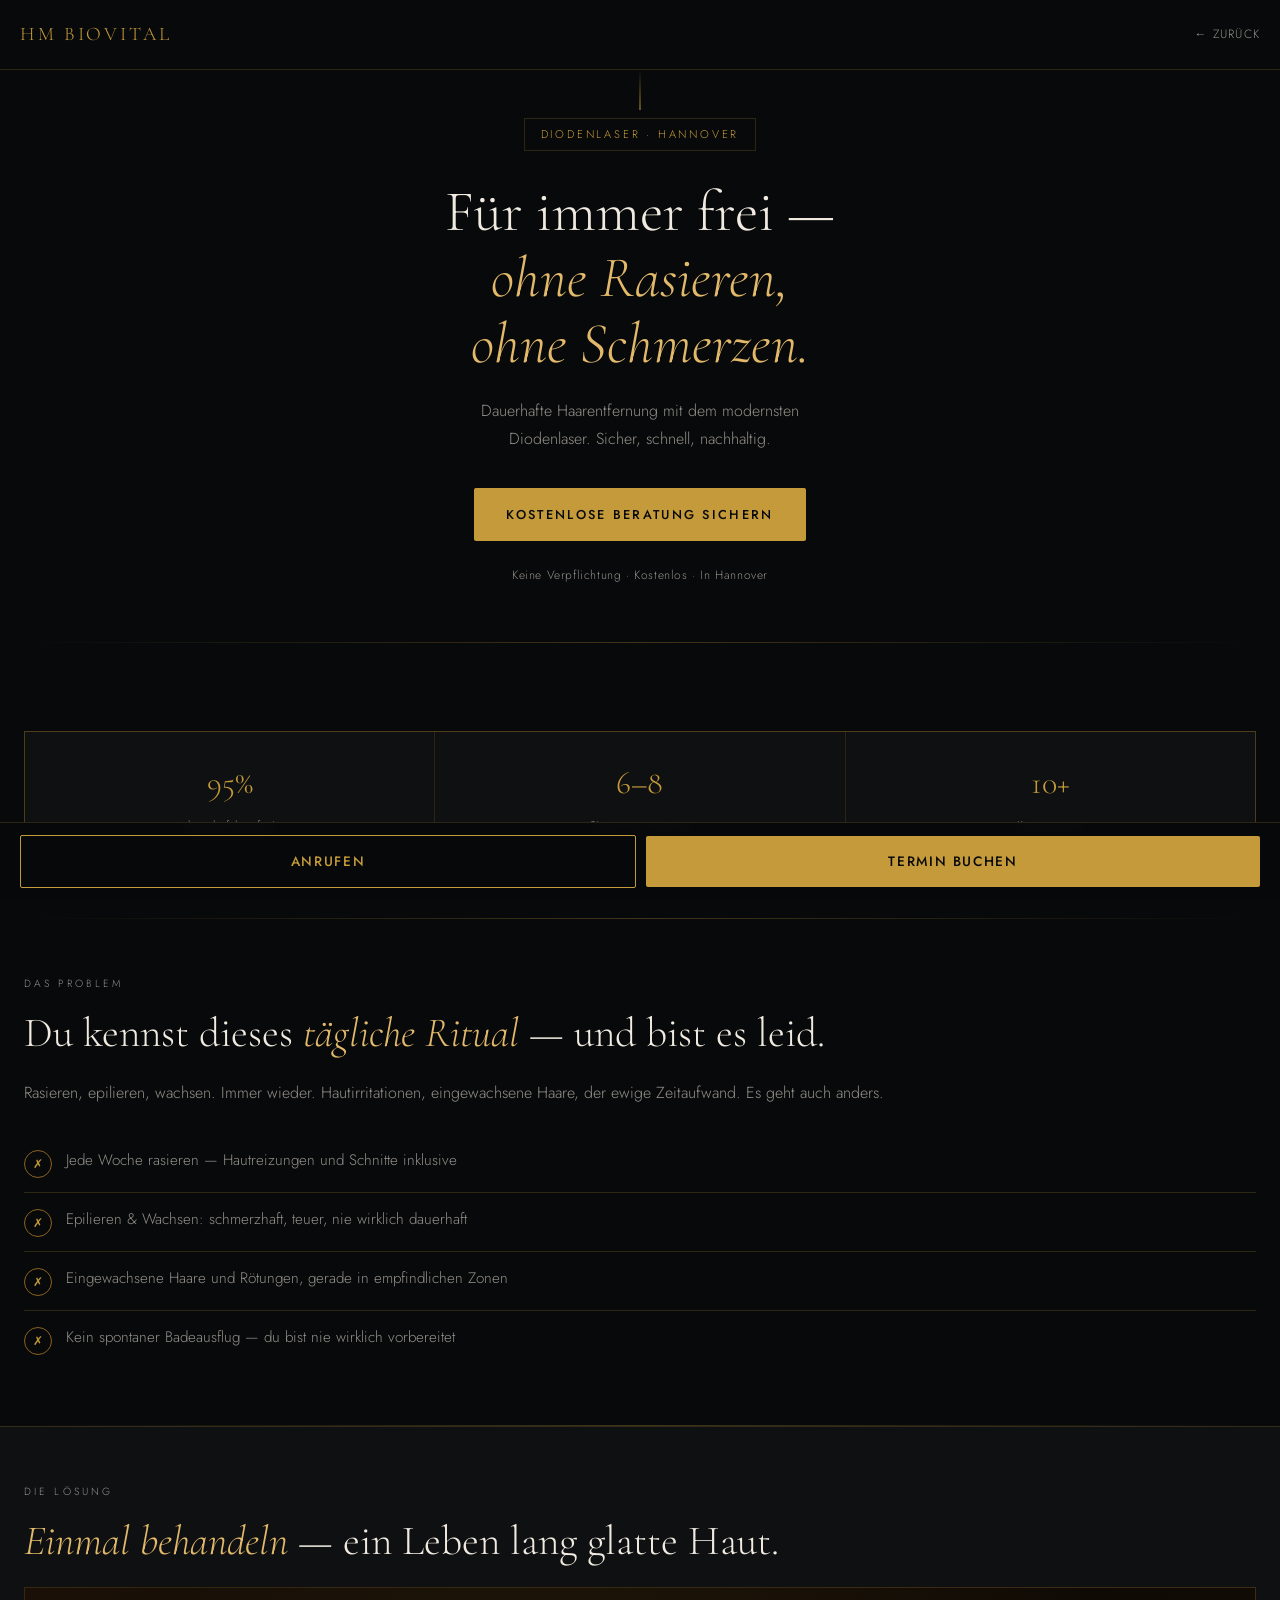
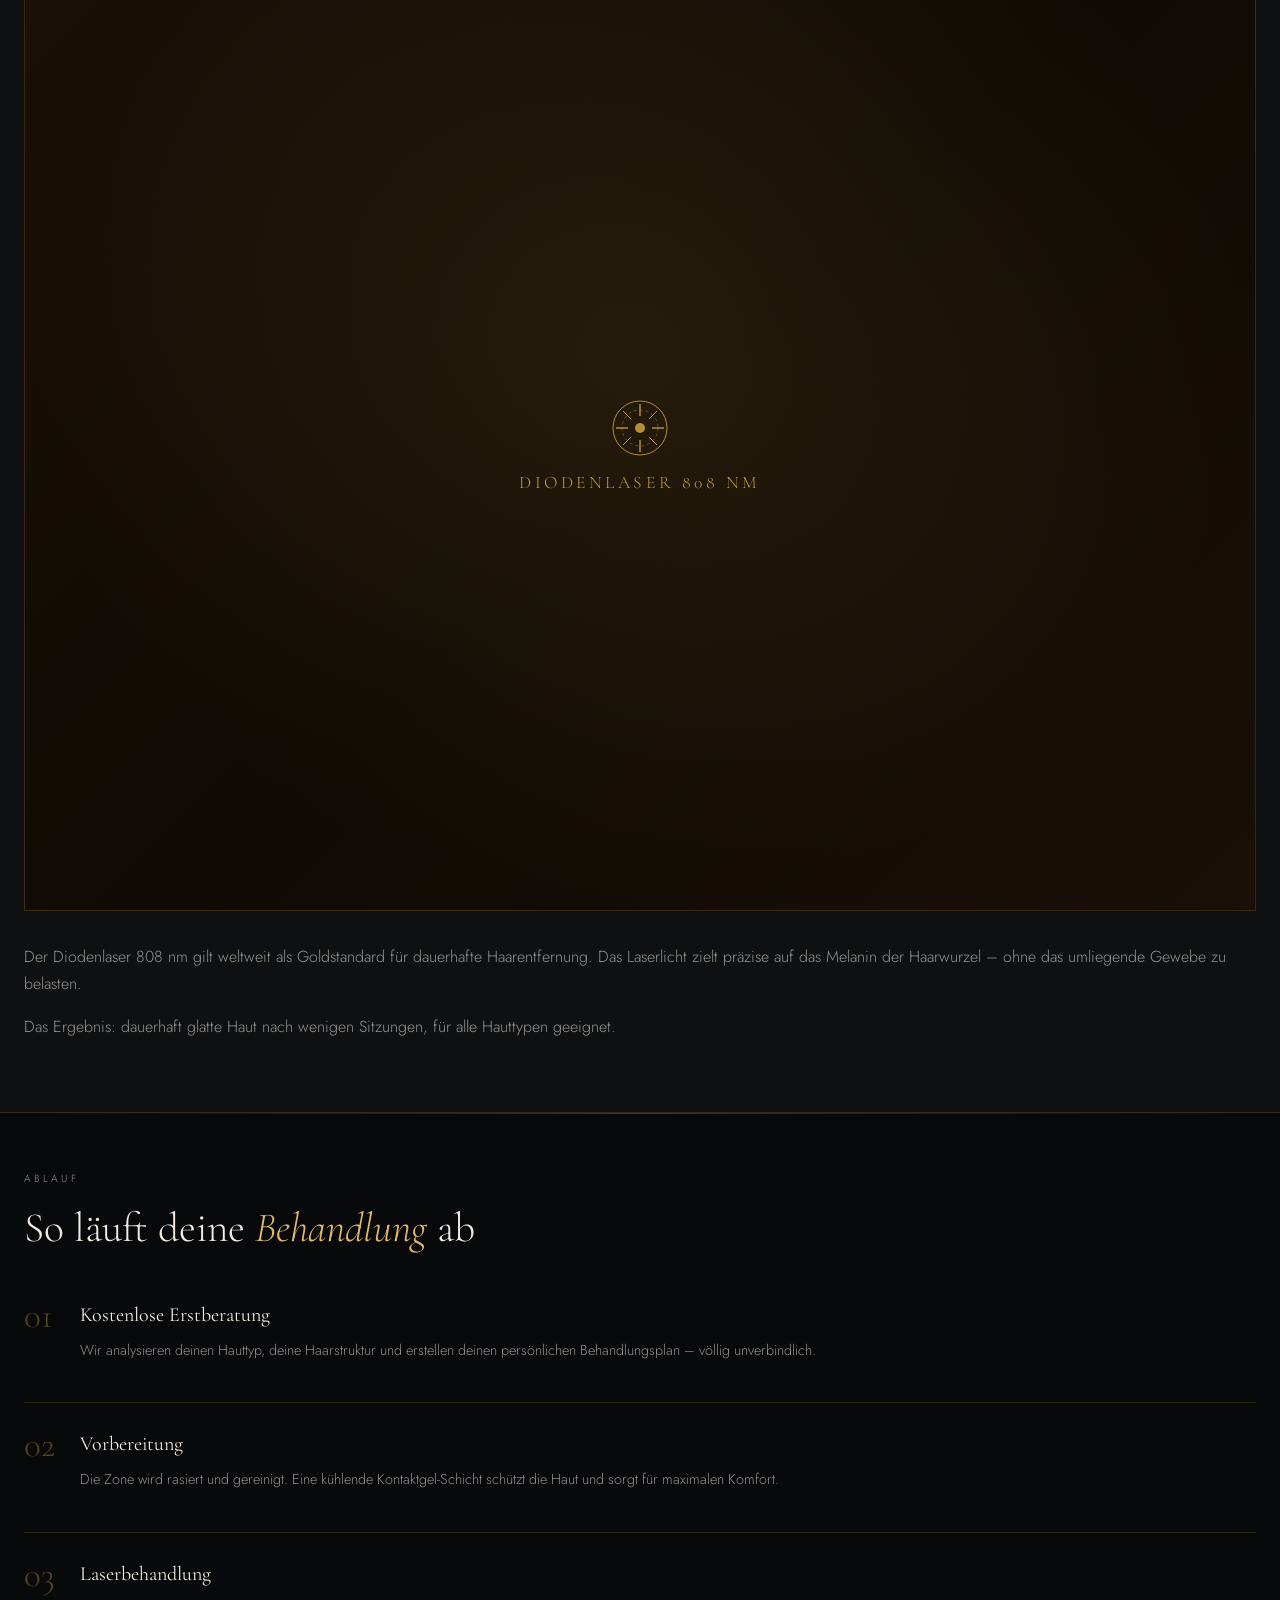
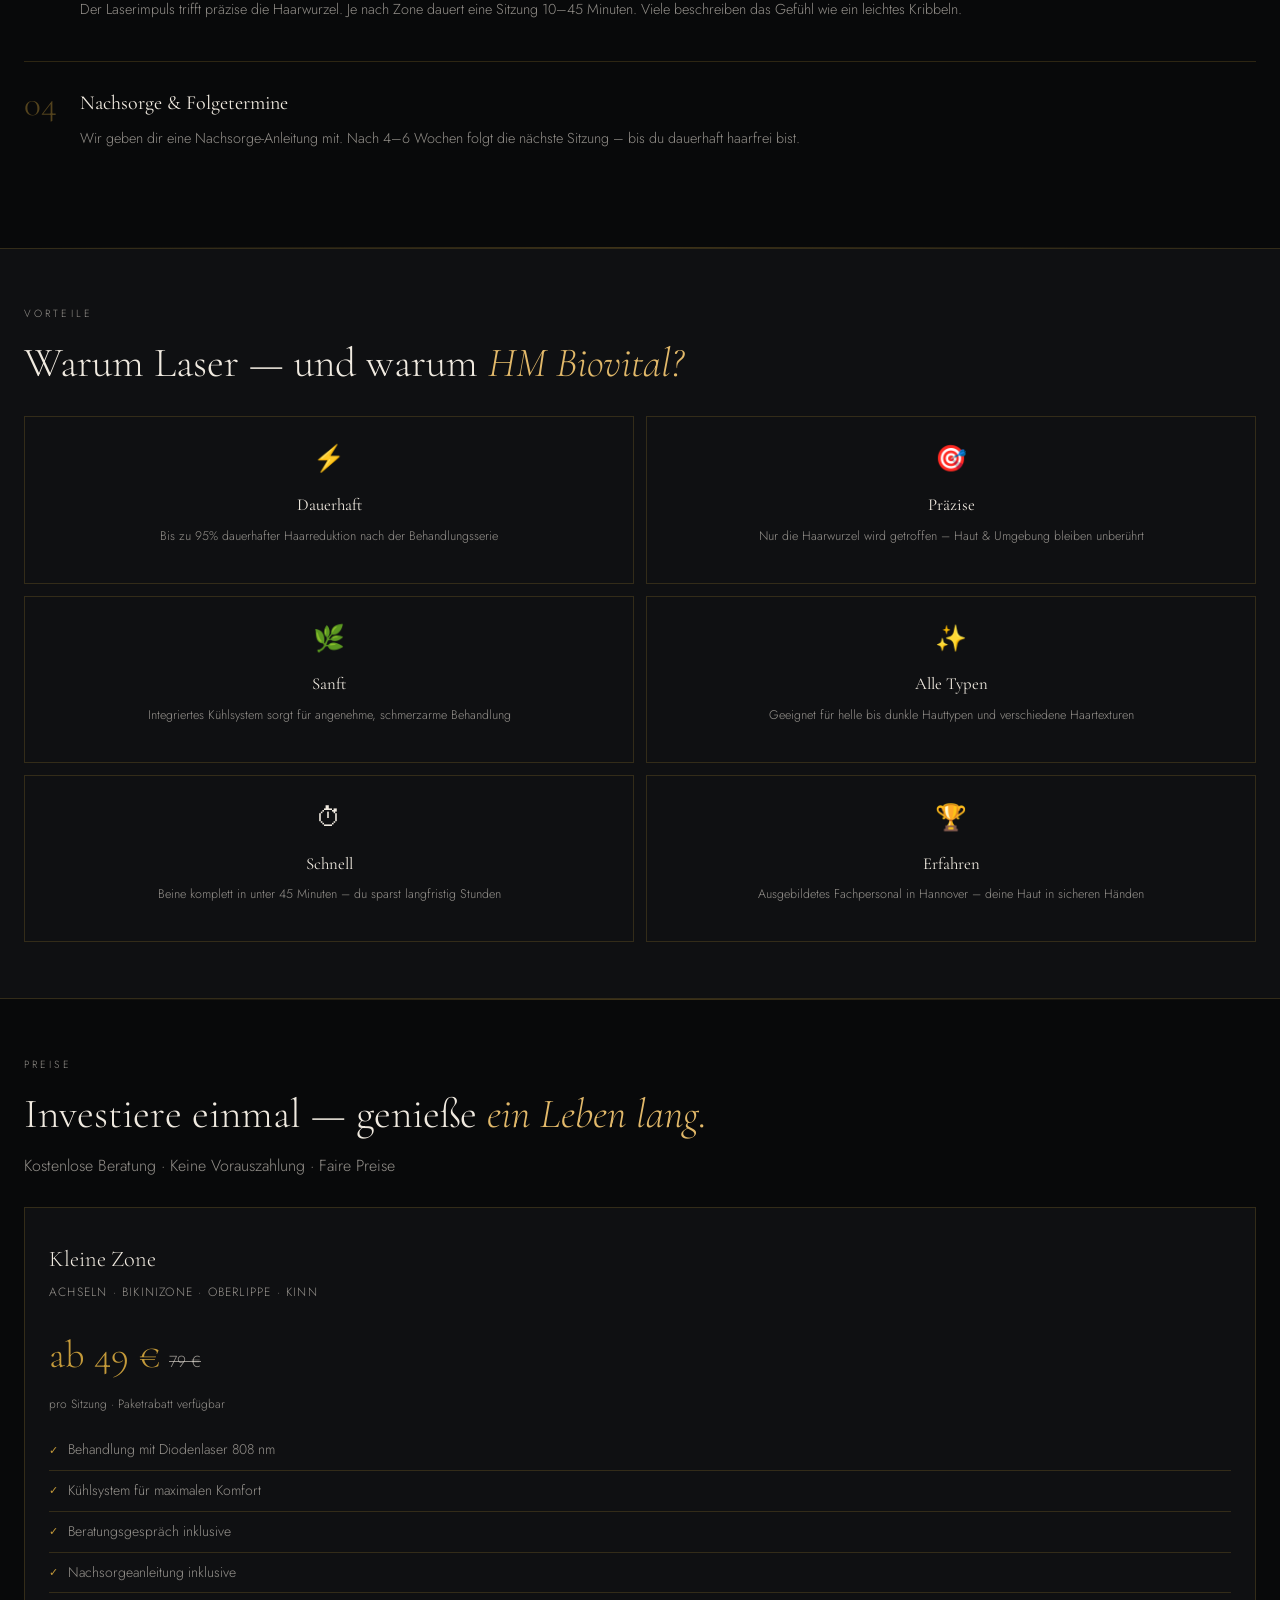
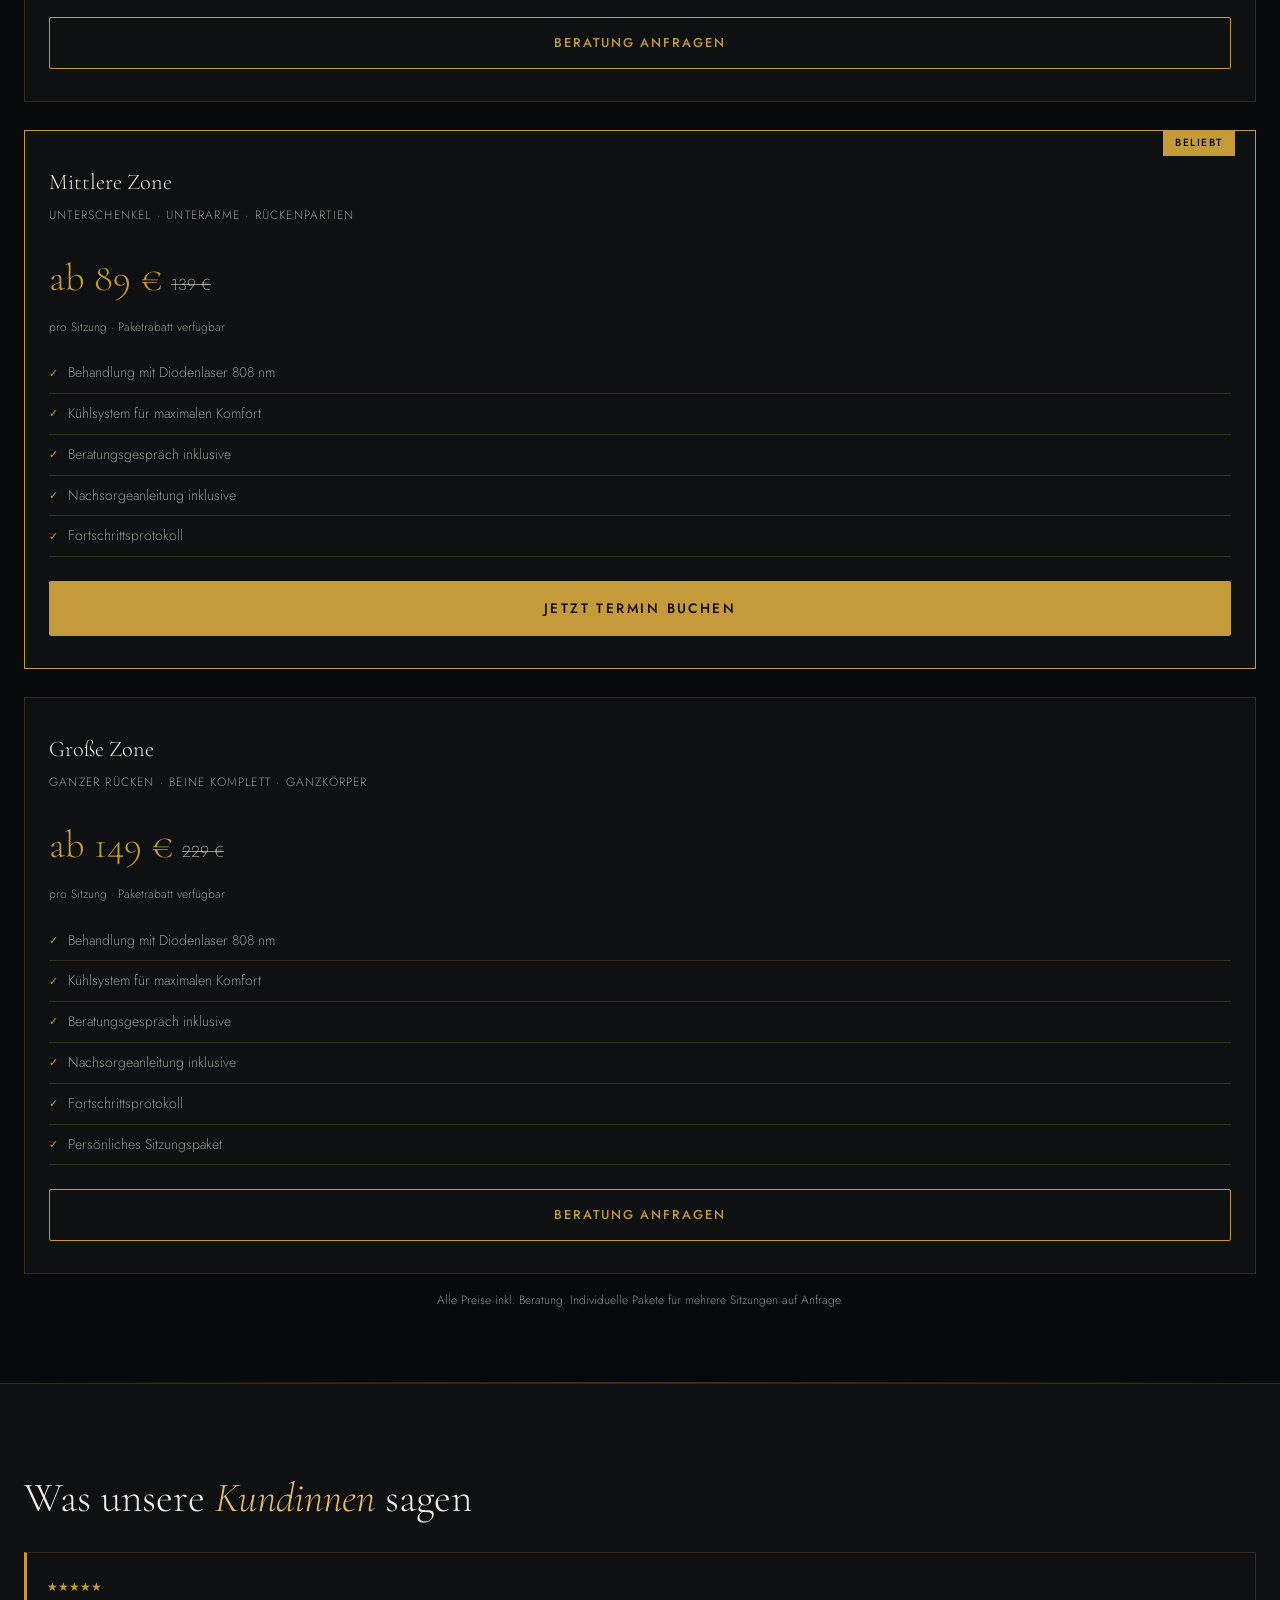
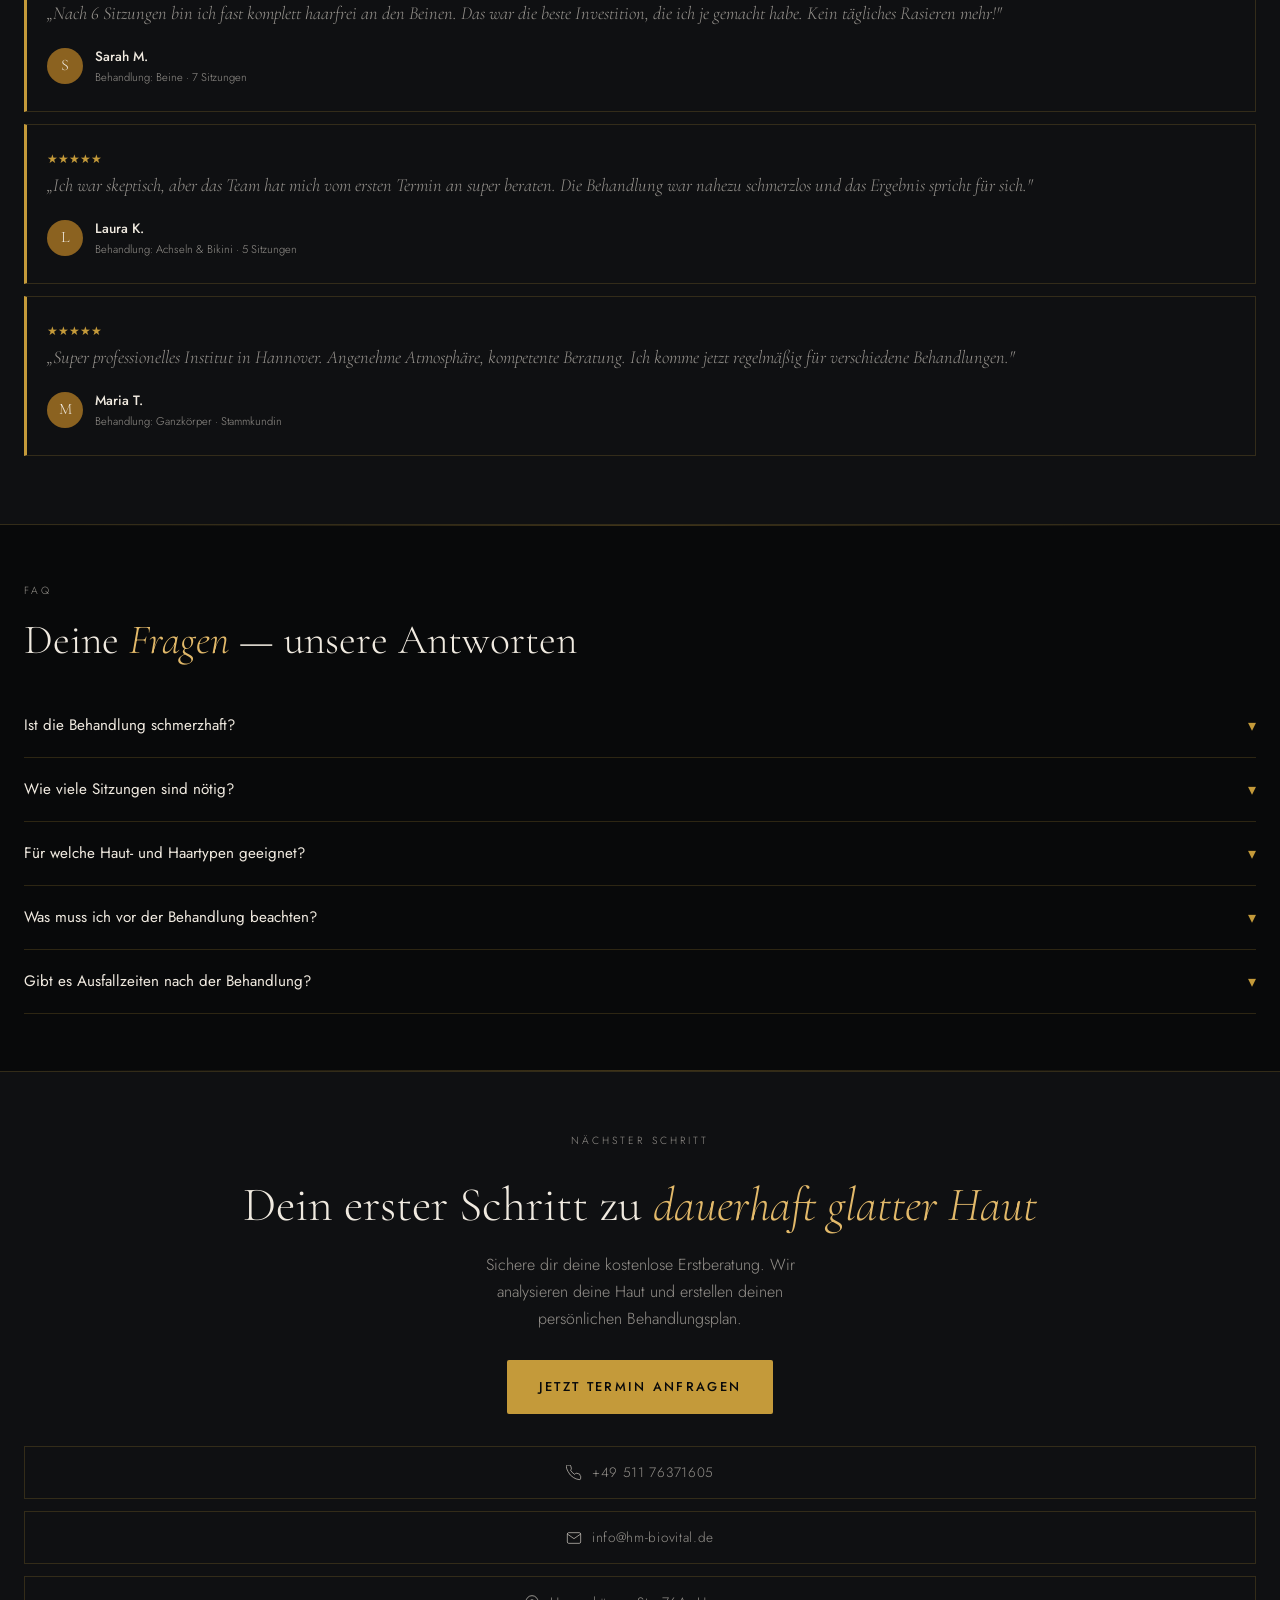
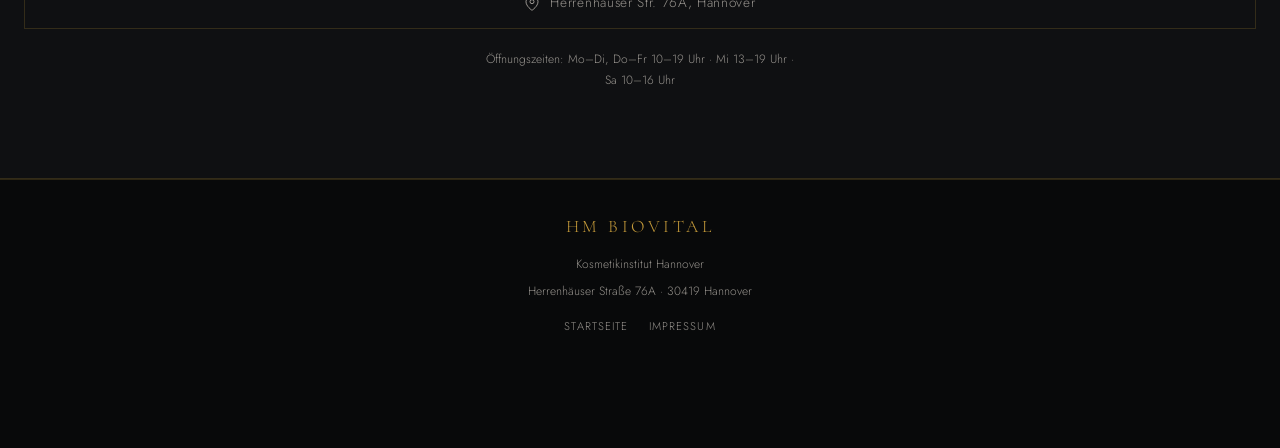
<file: laser-haarentfernung.html>
<!DOCTYPE html>
<html lang="de">
<head>
  <meta charset="UTF-8">
  <meta name="viewport" content="width=device-width, initial-scale=1.0">
  <title>Dauerhafte Laser Haarentfernung – HM BIOVITAL Hannover</title>
  <meta name="description" content="Schluss mit Rasieren & Epilieren. Dauerhafte Haarentfernung mit Diodenlaser in Hannover. Jetzt Erstberatung sichern – kostenlos & unverbindlich.">
  <!-- Google Fonts: lokal eingebunden, kein Verbindungsaufbau zu Google-Servern -->
  <link rel="stylesheet" href="fonts/fonts.css">
  <style>
    *, *::before, *::after { box-sizing: border-box; margin: 0; padding: 0; }

    :root {
      --bg: #08090A;
      --bg2: #0f1012;
      --gold: #C49A3A;
      --gold-light: #E2B96A;
      --gold-dark: #8B6220;
      --cream: #F0EAE0;
      --cream-dim: rgba(240,234,224,0.6);
      --border: rgba(196,154,58,0.2);
    }

    html { scroll-behavior: smooth; }

    body {
      background: var(--bg);
      color: var(--cream);
      font-family: 'Jost', sans-serif;
      font-weight: 300;
      line-height: 1.7;
      overflow-x: hidden;
    }

    /* ── STICKY CTA BAR ── */
    .sticky-cta {
      position: fixed;
      bottom: 0; left: 0; right: 0;
      z-index: 999;
      padding: 12px 20px;
      background: rgba(8,9,10,0.95);
      border-top: 1px solid var(--border);
      backdrop-filter: blur(12px);
      display: flex;
      gap: 10px;
      align-items: center;
    }
    .sticky-cta a {
      flex: 1;
      text-align: center;
      padding: 14px 10px;
      border-radius: 2px;
      font-family: 'Jost', sans-serif;
      font-size: 0.85rem;
      font-weight: 500;
      letter-spacing: 0.12em;
      text-transform: uppercase;
      text-decoration: none;
      transition: all 0.3s ease;
    }
    .sticky-cta .btn-primary {
      background: var(--gold);
      color: var(--bg);
    }
    .sticky-cta .btn-secondary {
      border: 1px solid var(--gold);
      color: var(--gold);
    }

    /* ── NAV ── */
    nav {
      padding: 18px 20px;
      display: flex;
      justify-content: space-between;
      align-items: center;
      border-bottom: 1px solid var(--border);
    }
    .nav-logo {
      font-family: 'Cormorant Garamond', serif;
      font-size: 1.2rem;
      font-weight: 300;
      letter-spacing: 0.15em;
      color: var(--gold);
      text-decoration: none;
      text-transform: uppercase;
    }
    .nav-back {
      font-size: 0.75rem;
      letter-spacing: 0.1em;
      color: var(--cream-dim);
      text-decoration: none;
      text-transform: uppercase;
    }

    /* ── HERO ── */
    .hero {
      padding: 48px 24px 56px;
      text-align: center;
      position: relative;
    }
    .hero::before {
      content: '';
      position: absolute;
      top: 0; left: 50%; transform: translateX(-50%);
      width: 1px; height: 40px;
      background: linear-gradient(to bottom, transparent, var(--gold));
    }
    .hero-tag {
      display: inline-block;
      font-size: 0.7rem;
      letter-spacing: 0.25em;
      text-transform: uppercase;
      color: var(--gold);
      border: 1px solid var(--border);
      padding: 6px 16px;
      margin-bottom: 28px;
    }
    .hero h1 {
      font-family: 'Cormorant Garamond', serif;
      font-size: clamp(2.4rem, 8vw, 3.6rem);
      font-weight: 300;
      line-height: 1.15;
      margin-bottom: 20px;
    }
    .hero h1 em {
      font-style: italic;
      color: var(--gold-light);
    }
    .hero-sub {
      font-size: 1rem;
      color: var(--cream-dim);
      max-width: 340px;
      margin: 0 auto 36px;
    }
    .btn-gold {
      display: inline-block;
      background: var(--gold);
      color: var(--bg);
      padding: 16px 32px;
      font-family: 'Jost', sans-serif;
      font-size: 0.8rem;
      font-weight: 500;
      letter-spacing: 0.18em;
      text-transform: uppercase;
      text-decoration: none;
      border-radius: 2px;
      transition: background 0.3s ease;
    }
    .btn-gold:hover { background: var(--gold-light); }
    .hero-trust {
      margin-top: 24px;
      font-size: 0.75rem;
      color: var(--cream-dim);
      letter-spacing: 0.05em;
    }

    /* ── DIVIDER ── */
    .divider {
      height: 1px;
      background: linear-gradient(to right, transparent, var(--gold), transparent);
      margin: 0 24px;
      opacity: 0.3;
    }

    /* ── PROBLEM ── */
    .section { padding: 56px 24px; }
    .section-tag {
      font-size: 0.65rem;
      letter-spacing: 0.3em;
      text-transform: uppercase;
      color: var(--gold);
      margin-bottom: 16px;
    }
    .section h2 {
      font-family: 'Cormorant Garamond', serif;
      font-size: clamp(1.8rem, 6vw, 2.6rem);
      font-weight: 300;
      line-height: 1.2;
      margin-bottom: 20px;
    }
    .section h2 em { font-style: italic; color: var(--gold-light); }
    .section p { color: var(--cream-dim); margin-bottom: 16px; }

    .pain-list {
      list-style: none;
      margin-top: 28px;
    }
    .pain-list li {
      display: flex;
      align-items: flex-start;
      gap: 14px;
      padding: 14px 0;
      border-bottom: 1px solid var(--border);
      font-size: 0.95rem;
      color: var(--cream-dim);
    }
    .pain-list li:last-child { border-bottom: none; }
    .pain-icon {
      width: 28px; height: 28px;
      min-width: 28px;
      border: 1px solid var(--gold-dark);
      border-radius: 50%;
      display: flex; align-items: center; justify-content: center;
      font-size: 0.75rem;
      color: var(--gold);
      margin-top: 2px;
    }

    /* ── SOLUTION ── */
    .solution-bg {
      background: var(--bg2);
      border-top: 1px solid var(--border);
      border-bottom: 1px solid var(--border);
    }
    .solution-visual {
      width: 100%;
      aspect-ratio: 4/3;
      background: linear-gradient(135deg, #1a1008 0%, #0f0a04 50%, #1a1008 100%);
      border: 1px solid var(--border);
      display: flex;
      align-items: center;
      justify-content: center;
      margin-bottom: 32px;
      position: relative;
      overflow: hidden;
    }
    .solution-visual::before {
      content: '';
      position: absolute;
      inset: 0;
      background: radial-gradient(ellipse at 50% 40%, rgba(196,154,58,0.12) 0%, transparent 70%);
    }
    .laser-icon {
      display: flex;
      flex-direction: column;
      align-items: center;
      gap: 12px;
      z-index: 1;
    }
    .laser-icon svg { width: 56px; height: 56px; opacity: 0.9; }
    .laser-icon span {
      font-family: 'Cormorant Garamond', serif;
      font-size: 1.1rem;
      font-weight: 300;
      letter-spacing: 0.2em;
      color: var(--gold);
      text-transform: uppercase;
    }

    /* ── STEPS ── */
    .steps { counter-reset: step; }
    .step {
      display: flex;
      gap: 20px;
      padding: 24px 0;
      border-bottom: 1px solid var(--border);
      counter-increment: step;
    }
    .step:last-child { border-bottom: none; }
    .step-num {
      font-family: 'Cormorant Garamond', serif;
      font-size: 2.2rem;
      font-weight: 300;
      color: var(--gold);
      opacity: 0.4;
      line-height: 1;
      min-width: 36px;
    }
    .step-content h3 {
      font-family: 'Cormorant Garamond', serif;
      font-size: 1.25rem;
      font-weight: 400;
      margin-bottom: 6px;
    }
    .step-content p { font-size: 0.9rem; color: var(--cream-dim); }

    /* ── BENEFITS ── */
    .benefits-grid {
      display: grid;
      grid-template-columns: 1fr 1fr;
      gap: 12px;
      margin-top: 28px;
    }
    .benefit-card {
      background: var(--bg2);
      border: 1px solid var(--border);
      padding: 20px 16px;
      text-align: center;
    }
    .benefit-card .icon {
      font-size: 1.6rem;
      margin-bottom: 10px;
      display: block;
    }
    .benefit-card h4 {
      font-family: 'Cormorant Garamond', serif;
      font-size: 1.05rem;
      font-weight: 400;
      margin-bottom: 6px;
    }
    .benefit-card p { font-size: 0.78rem; color: var(--cream-dim); }

    /* ── STATS ── */
    .stats-row {
      display: flex;
      gap: 1px;
      background: var(--border);
      border: 1px solid var(--border);
      margin-top: 32px;
    }
    .stat {
      flex: 1;
      background: var(--bg2);
      padding: 24px 12px;
      text-align: center;
    }
    .stat-num {
      font-family: 'Cormorant Garamond', serif;
      font-size: 2rem;
      font-weight: 300;
      color: var(--gold);
      display: block;
    }
    .stat-label { font-size: 0.7rem; color: var(--cream-dim); letter-spacing: 0.05em; }

    /* ── PRICING ── */
    .pricing-card {
      background: var(--bg2);
      border: 1px solid var(--border);
      padding: 32px 24px;
      margin-top: 28px;
      position: relative;
    }
    .pricing-card.featured {
      border-color: var(--gold);
    }
    .pricing-badge {
      position: absolute;
      top: -1px; right: 20px;
      background: var(--gold);
      color: var(--bg);
      font-size: 0.65rem;
      font-weight: 500;
      letter-spacing: 0.15em;
      text-transform: uppercase;
      padding: 4px 12px;
    }
    .pricing-card h3 {
      font-family: 'Cormorant Garamond', serif;
      font-size: 1.4rem;
      font-weight: 300;
      margin-bottom: 4px;
    }
    .pricing-card .zone {
      font-size: 0.75rem;
      color: var(--cream-dim);
      letter-spacing: 0.1em;
      text-transform: uppercase;
      margin-bottom: 20px;
    }
    .price-display {
      display: flex;
      align-items: baseline;
      gap: 8px;
      margin-bottom: 6px;
    }
    .price-amount {
      font-family: 'Cormorant Garamond', serif;
      font-size: 2.4rem;
      font-weight: 300;
      color: var(--gold);
    }
    .price-old {
      font-size: 1rem;
      color: var(--cream-dim);
      text-decoration: line-through;
    }
    .price-note { font-size: 0.75rem; color: var(--cream-dim); margin-bottom: 20px; }
    .pricing-list {
      list-style: none;
      margin-bottom: 24px;
    }
    .pricing-list li {
      padding: 8px 0;
      border-bottom: 1px solid var(--border);
      font-size: 0.875rem;
      color: var(--cream-dim);
      display: flex;
      align-items: center;
      gap: 10px;
    }
    .pricing-list li::before {
      content: '✓';
      color: var(--gold);
      font-size: 0.7rem;
    }
    .btn-outline {
      display: block;
      width: 100%;
      text-align: center;
      border: 1px solid var(--gold);
      color: var(--gold);
      padding: 14px;
      font-family: 'Jost', sans-serif;
      font-size: 0.8rem;
      font-weight: 500;
      letter-spacing: 0.15em;
      text-transform: uppercase;
      text-decoration: none;
      border-radius: 2px;
      transition: all 0.3s ease;
    }
    .btn-outline:hover { background: var(--gold); color: var(--bg); }
    .btn-gold-block {
      display: block;
      width: 100%;
      text-align: center;
      background: var(--gold);
      color: var(--bg);
      padding: 16px;
      font-family: 'Jost', sans-serif;
      font-size: 0.85rem;
      font-weight: 500;
      letter-spacing: 0.18em;
      text-transform: uppercase;
      text-decoration: none;
      border-radius: 2px;
      transition: background 0.3s ease;
    }
    .btn-gold-block:hover { background: var(--gold-light); }

    /* ── TESTIMONIALS ── */
    .testimonial {
      background: var(--bg2);
      border: 1px solid var(--border);
      border-left: 3px solid var(--gold);
      padding: 24px 20px;
      margin-bottom: 12px;
    }
    .testimonial-text {
      font-family: 'Cormorant Garamond', serif;
      font-size: 1.15rem;
      font-weight: 300;
      font-style: italic;
      line-height: 1.6;
      margin-bottom: 16px;
    }
    .testimonial-author {
      display: flex;
      align-items: center;
      gap: 12px;
    }
    .author-avatar {
      width: 36px; height: 36px;
      border-radius: 50%;
      background: var(--gold-dark);
      display: flex; align-items: center; justify-content: center;
      font-family: 'Cormorant Garamond', serif;
      font-size: 1rem;
      color: var(--cream);
    }
    .author-name { font-size: 0.85rem; font-weight: 500; }
    .author-detail { font-size: 0.7rem; color: var(--cream-dim); }
    .stars { color: var(--gold); font-size: 0.75rem; margin-bottom: 2px; }

    /* ── FAQ ── */
    .faq-item {
      border-bottom: 1px solid var(--border);
    }
    .faq-q {
      width: 100%;
      background: none;
      border: none;
      color: var(--cream);
      font-family: 'Jost', sans-serif;
      font-size: 0.95rem;
      font-weight: 400;
      text-align: left;
      padding: 20px 0;
      cursor: pointer;
      display: flex;
      justify-content: space-between;
      align-items: center;
      gap: 12px;
    }
    .faq-q .arrow {
      color: var(--gold);
      font-size: 1rem;
      transition: transform 0.3s ease;
      flex-shrink: 0;
    }
    .faq-q[aria-expanded="true"] .arrow { transform: rotate(180deg); }
    .faq-a {
      display: none;
      padding-bottom: 20px;
      font-size: 0.875rem;
      color: var(--cream-dim);
      line-height: 1.8;
    }
    .faq-a.open { display: block; }

    /* ── BOOKING CTA ── */
    .booking-section {
      padding: 60px 24px;
      text-align: center;
      background: var(--bg2);
      border-top: 1px solid var(--border);
      border-bottom: 1px solid var(--border);
    }
    .booking-section h2 {
      font-family: 'Cormorant Garamond', serif;
      font-size: clamp(2rem, 7vw, 3rem);
      font-weight: 300;
      line-height: 1.2;
      margin-bottom: 16px;
    }
    .booking-section h2 em { font-style: italic; color: var(--gold-light); }
    .booking-section p { color: var(--cream-dim); margin-bottom: 28px; max-width: 320px; margin-left: auto; margin-right: auto; }
    .contact-options {
      display: flex;
      flex-direction: column;
      gap: 12px;
      margin-top: 24px;
    }
    .contact-link {
      display: flex;
      align-items: center;
      justify-content: center;
      gap: 10px;
      padding: 14px 20px;
      border: 1px solid var(--border);
      color: var(--cream-dim);
      text-decoration: none;
      font-size: 0.85rem;
      letter-spacing: 0.05em;
      transition: border-color 0.3s, color 0.3s;
    }
    .contact-link:hover { border-color: var(--gold); color: var(--cream); }
    .contact-link svg { width: 16px; height: 16px; flex-shrink: 0; }

    /* ── FOOTER ── */
    footer {
      padding: 32px 24px;
      text-align: center;
      border-top: 1px solid var(--border);
    }
    footer .logo {
      font-family: 'Cormorant Garamond', serif;
      font-size: 1.1rem;
      letter-spacing: 0.2em;
      color: var(--gold);
      text-transform: uppercase;
      margin-bottom: 12px;
    }
    footer p { font-size: 0.75rem; color: var(--cream-dim); margin-bottom: 6px; }
    footer .links { margin-top: 16px; display: flex; justify-content: center; gap: 20px; }
    footer .links a {
      font-size: 0.7rem;
      letter-spacing: 0.1em;
      text-transform: uppercase;
      color: var(--cream-dim);
      text-decoration: none;
    }

    /* ── SCROLL REVEAL ── */
    .reveal {
      opacity: 0;
      transform: translateY(24px);
      transition: opacity 0.6s ease, transform 0.6s ease;
    }
    .reveal.visible { opacity: 1; transform: translateY(0); }

    /* ── BOTTOM PADDING FOR STICKY CTA ── */
    .bottom-pad { height: 80px; }
  </style>
</head>
<body>

  <!-- STICKY CTA -->
  <div class="sticky-cta">
    <a href="tel:+4951176371605" class="btn-secondary">Anrufen</a>
    <a href="#termin" class="btn-primary">Termin buchen</a>
  </div>

  <!-- NAV -->
  <nav>
    <a href="index.html" class="nav-logo">HM Biovital</a>
    <a href="index.html" class="nav-back">← Zurück</a>
  </nav>

  <!-- HERO -->
  <section class="hero">
    <div class="hero-tag reveal">Diodenlaser · Hannover</div>
    <h1 class="reveal">Für immer frei —<br><em>ohne Rasieren,<br>ohne Schmerzen.</em></h1>
    <p class="hero-sub reveal">Dauerhafte Haarentfernung mit dem modernsten Diodenlaser. Sicher, schnell, nachhaltig.</p>
    <a href="#termin" class="btn-gold reveal">Kostenlose Beratung sichern</a>
    <p class="hero-trust reveal">Keine Verpflichtung · Kostenlos · In Hannover</p>
  </section>

  <div class="divider"></div>

  <!-- STATS -->
  <section class="section reveal">
    <div class="stats-row">
      <div class="stat">
        <span class="stat-num">95%</span>
        <span class="stat-label">dauerhaft haarfrei</span>
      </div>
      <div class="stat">
        <span class="stat-num">6–8</span>
        <span class="stat-label">Sitzungen genügen</span>
      </div>
      <div class="stat">
        <span class="stat-num">10+</span>
        <span class="stat-label">Körperzonen</span>
      </div>
    </div>
  </section>

  <div class="divider"></div>

  <!-- PROBLEM -->
  <section class="section">
    <p class="section-tag reveal">Das Problem</p>
    <h2 class="reveal">Du kennst dieses <em>tägliche Ritual</em> — und bist es leid.</h2>
    <p class="reveal">Rasieren, epilieren, wachsen. Immer wieder. Hautirritationen, eingewachsene Haare, der ewige Zeitaufwand. Es geht auch anders.</p>
    <ul class="pain-list">
      <li class="reveal">
        <span class="pain-icon">✗</span>
        Jede Woche rasieren — Hautreizungen und Schnitte inklusive
      </li>
      <li class="reveal">
        <span class="pain-icon">✗</span>
        Epilieren & Wachsen: schmerzhaft, teuer, nie wirklich dauerhaft
      </li>
      <li class="reveal">
        <span class="pain-icon">✗</span>
        Eingewachsene Haare und Rötungen, gerade in empfindlichen Zonen
      </li>
      <li class="reveal">
        <span class="pain-icon">✗</span>
        Kein spontaner Badeausflug — du bist nie wirklich vorbereitet
      </li>
    </ul>
  </section>

  <div class="divider"></div>

  <!-- SOLUTION -->
  <section class="solution-bg section">
    <p class="section-tag reveal">Die Lösung</p>
    <h2 class="reveal"><em>Einmal behandeln</em> — ein Leben lang glatte Haut.</h2>

    <div class="solution-visual reveal">
      <div class="laser-icon">
        <svg viewBox="0 0 56 56" fill="none" xmlns="http://www.w3.org/2000/svg">
          <circle cx="28" cy="28" r="27" stroke="#C49A3A" stroke-width="1"/>
          <circle cx="28" cy="28" r="18" stroke="#C49A3A" stroke-width="0.5" stroke-dasharray="3 3"/>
          <circle cx="28" cy="28" r="5" fill="#C49A3A"/>
          <line x1="28" y1="4" x2="28" y2="16" stroke="#C49A3A" stroke-width="1.5"/>
          <line x1="28" y1="40" x2="28" y2="52" stroke="#C49A3A" stroke-width="1.5"/>
          <line x1="4" y1="28" x2="16" y2="28" stroke="#C49A3A" stroke-width="1.5"/>
          <line x1="40" y1="28" x2="52" y2="28" stroke="#C49A3A" stroke-width="1.5"/>
          <line x1="11" y1="11" x2="19" y2="19" stroke="#C49A3A" stroke-width="1"/>
          <line x1="37" y1="37" x2="45" y2="45" stroke="#C49A3A" stroke-width="1"/>
          <line x1="45" y1="11" x2="37" y2="19" stroke="#C49A3A" stroke-width="1"/>
          <line x1="19" y1="37" x2="11" y2="45" stroke="#C49A3A" stroke-width="1"/>
        </svg>
        <span>Diodenlaser 808 nm</span>
      </div>
    </div>

    <p class="reveal">Der Diodenlaser 808 nm gilt weltweit als Goldstandard für dauerhafte Haarentfernung. Das Laserlicht zielt präzise auf das Melanin der Haarwurzel – ohne das umliegende Gewebe zu belasten.</p>
    <p class="reveal" style="margin-top: 12px;">Das Ergebnis: dauerhaft glatte Haut nach wenigen Sitzungen, für alle Hauttypen geeignet.</p>
  </section>

  <div class="divider"></div>

  <!-- HOW IT WORKS -->
  <section class="section">
    <p class="section-tag reveal">Ablauf</p>
    <h2 class="reveal">So läuft deine <em>Behandlung</em> ab</h2>
    <div class="steps">
      <div class="step reveal">
        <div class="step-num">01</div>
        <div class="step-content">
          <h3>Kostenlose Erstberatung</h3>
          <p>Wir analysieren deinen Hauttyp, deine Haarstruktur und erstellen deinen persönlichen Behandlungsplan – völlig unverbindlich.</p>
        </div>
      </div>
      <div class="step reveal">
        <div class="step-num">02</div>
        <div class="step-content">
          <h3>Vorbereitung</h3>
          <p>Die Zone wird rasiert und gereinigt. Eine kühlende Kontaktgel-Schicht schützt die Haut und sorgt für maximalen Komfort.</p>
        </div>
      </div>
      <div class="step reveal">
        <div class="step-num">03</div>
        <div class="step-content">
          <h3>Laserbehandlung</h3>
          <p>Der Laserimpuls trifft präzise die Haarwurzel. Je nach Zone dauert eine Sitzung 10–45 Minuten. Viele beschreiben das Gefühl wie ein leichtes Kribbeln.</p>
        </div>
      </div>
      <div class="step reveal">
        <div class="step-num">04</div>
        <div class="step-content">
          <h3>Nachsorge & Folgetermine</h3>
          <p>Wir geben dir eine Nachsorge-Anleitung mit. Nach 4–6 Wochen folgt die nächste Sitzung – bis du dauerhaft haarfrei bist.</p>
        </div>
      </div>
    </div>
  </section>

  <div class="divider"></div>

  <!-- BENEFITS -->
  <section class="section solution-bg">
    <p class="section-tag reveal">Vorteile</p>
    <h2 class="reveal">Warum Laser — und warum <em>HM Biovital?</em></h2>
    <div class="benefits-grid">
      <div class="benefit-card reveal">
        <span class="icon">⚡</span>
        <h4>Dauerhaft</h4>
        <p>Bis zu 95% dauerhafter Haarreduktion nach der Behandlungsserie</p>
      </div>
      <div class="benefit-card reveal">
        <span class="icon">🎯</span>
        <h4>Präzise</h4>
        <p>Nur die Haarwurzel wird getroffen – Haut & Umgebung bleiben unberührt</p>
      </div>
      <div class="benefit-card reveal">
        <span class="icon">🌿</span>
        <h4>Sanft</h4>
        <p>Integriertes Kühlsystem sorgt für angenehme, schmerzarme Behandlung</p>
      </div>
      <div class="benefit-card reveal">
        <span class="icon">✨</span>
        <h4>Alle Typen</h4>
        <p>Geeignet für helle bis dunkle Hauttypen und verschiedene Haartexturen</p>
      </div>
      <div class="benefit-card reveal">
        <span class="icon">⏱</span>
        <h4>Schnell</h4>
        <p>Beine komplett in unter 45 Minuten – du sparst langfristig Stunden</p>
      </div>
      <div class="benefit-card reveal">
        <span class="icon">🏆</span>
        <h4>Erfahren</h4>
        <p>Ausgebildetes Fachpersonal in Hannover – deine Haut in sicheren Händen</p>
      </div>
    </div>
  </section>

  <div class="divider"></div>

  <!-- PRICING -->
  <section class="section" id="preise">
    <p class="section-tag reveal">Preise</p>
    <h2 class="reveal">Investiere einmal — genieße <em>ein Leben lang.</em></h2>
    <p class="reveal" style="color: var(--cream-dim); margin-top: -8px; margin-bottom: 0;">Kostenlose Beratung · Keine Vorauszahlung · Faire Preise</p>

    <div class="pricing-card reveal">
      <h3>Kleine Zone</h3>
      <p class="zone">Achseln · Bikinizone · Oberlippe · Kinn</p>
      <div class="price-display">
        <span class="price-amount">ab 49 €</span>
        <span class="price-old">79 €</span>
      </div>
      <p class="price-note">pro Sitzung · Paketrabatt verfügbar</p>
      <ul class="pricing-list">
        <li>Behandlung mit Diodenlaser 808 nm</li>
        <li>Kühlsystem für maximalen Komfort</li>
        <li>Beratungsgespräch inklusive</li>
        <li>Nachsorgeanleitung inklusive</li>
      </ul>
      <a href="#termin" class="btn-outline">Beratung anfragen</a>
    </div>

    <div class="pricing-card featured reveal">
      <div class="pricing-badge">Beliebt</div>
      <h3>Mittlere Zone</h3>
      <p class="zone">Unterschenkel · Unterarme · Rückenpartien</p>
      <div class="price-display">
        <span class="price-amount">ab 89 €</span>
        <span class="price-old">139 €</span>
      </div>
      <p class="price-note">pro Sitzung · Paketrabatt verfügbar</p>
      <ul class="pricing-list">
        <li>Behandlung mit Diodenlaser 808 nm</li>
        <li>Kühlsystem für maximalen Komfort</li>
        <li>Beratungsgespräch inklusive</li>
        <li>Nachsorgeanleitung inklusive</li>
        <li>Fortschrittsprotokoll</li>
      </ul>
      <a href="#termin" class="btn-gold-block">Jetzt Termin buchen</a>
    </div>

    <div class="pricing-card reveal">
      <h3>Große Zone</h3>
      <p class="zone">Ganzer Rücken · Beine komplett · Ganzkörper</p>
      <div class="price-display">
        <span class="price-amount">ab 149 €</span>
        <span class="price-old">229 €</span>
      </div>
      <p class="price-note">pro Sitzung · Paketrabatt verfügbar</p>
      <ul class="pricing-list">
        <li>Behandlung mit Diodenlaser 808 nm</li>
        <li>Kühlsystem für maximalen Komfort</li>
        <li>Beratungsgespräch inklusive</li>
        <li>Nachsorgeanleitung inklusive</li>
        <li>Fortschrittsprotokoll</li>
        <li>Persönliches Sitzungspaket</li>
      </ul>
      <a href="#termin" class="btn-outline">Beratung anfragen</a>
    </div>

    <p class="reveal" style="font-size: 0.75rem; color: var(--cream-dim); margin-top: 16px; text-align: center;">Alle Preise inkl. Beratung. Individuelle Pakete für mehrere Sitzungen auf Anfrage.</p>
  </section>

  <div class="divider"></div>

  <!-- TESTIMONIALS -->
  <section class="section solution-bg">
    <p class="section-tag reveal">Erfahrungen</p>
    <h2 class="reveal">Was unsere <em>Kundinnen</em> sagen</h2>

    <div style="margin-top: 28px;">
      <div class="testimonial reveal">
        <div class="stars">★★★★★</div>
        <p class="testimonial-text">„Nach 6 Sitzungen bin ich fast komplett haarfrei an den Beinen. Das war die beste Investition, die ich je gemacht habe. Kein tägliches Rasieren mehr!"</p>
        <div class="testimonial-author">
          <div class="author-avatar">S</div>
          <div>
            <div class="author-name">Sarah M.</div>
            <div class="author-detail">Behandlung: Beine · 7 Sitzungen</div>
          </div>
        </div>
      </div>

      <div class="testimonial reveal">
        <div class="stars">★★★★★</div>
        <p class="testimonial-text">„Ich war skeptisch, aber das Team hat mich vom ersten Termin an super beraten. Die Behandlung war nahezu schmerzlos und das Ergebnis spricht für sich."</p>
        <div class="testimonial-author">
          <div class="author-avatar">L</div>
          <div>
            <div class="author-name">Laura K.</div>
            <div class="author-detail">Behandlung: Achseln & Bikini · 5 Sitzungen</div>
          </div>
        </div>
      </div>

      <div class="testimonial reveal">
        <div class="stars">★★★★★</div>
        <p class="testimonial-text">„Super professionelles Institut in Hannover. Angenehme Atmosphäre, kompetente Beratung. Ich komme jetzt regelmäßig für verschiedene Behandlungen."</p>
        <div class="testimonial-author">
          <div class="author-avatar">M</div>
          <div>
            <div class="author-name">Maria T.</div>
            <div class="author-detail">Behandlung: Ganzkörper · Stammkundin</div>
          </div>
        </div>
      </div>
    </div>
  </section>

  <div class="divider"></div>

  <!-- FAQ -->
  <section class="section">
    <p class="section-tag reveal">FAQ</p>
    <h2 class="reveal">Deine <em>Fragen</em> — unsere Antworten</h2>
    <div style="margin-top: 28px;">

      <div class="faq-item reveal">
        <button class="faq-q" aria-expanded="false">
          Ist die Behandlung schmerzhaft?
          <span class="arrow">▾</span>
        </button>
        <div class="faq-a">Die meisten Kundinnen beschreiben das Gefühl als leichtes Kribbeln oder Wärme. Unser Diodenlaser verfügt über ein integriertes Kühlsystem, das die Behandlung deutlich angenehmer macht als ältere Methoden.</div>
      </div>

      <div class="faq-item reveal">
        <button class="faq-q" aria-expanded="false">
          Wie viele Sitzungen sind nötig?
          <span class="arrow">▾</span>
        </button>
        <div class="faq-a">In der Regel sind 6–8 Sitzungen für eine dauerhafte Reduktion notwendig. Das variiert je nach Zone, Hauttyp und Haarstruktur. Im Erstgespräch erstellen wir deinen individuellen Plan.</div>
      </div>

      <div class="faq-item reveal">
        <button class="faq-q" aria-expanded="false">
          Für welche Haut- und Haartypen geeignet?
          <span class="arrow">▾</span>
        </button>
        <div class="faq-a">Der Diodenlaser 808 nm ist für helle bis dunkle Hauttypen (Fitzpatrick I–VI) geeignet. Am effektivsten bei dunklen Haaren auf hellem Hautton, aber auch bei anderen Kombinationen sehr wirksam.</div>
      </div>

      <div class="faq-item reveal">
        <button class="faq-q" aria-expanded="false">
          Was muss ich vor der Behandlung beachten?
          <span class="arrow">▾</span>
        </button>
        <div class="faq-a">Die zu behandelnde Zone sollte 24 Stunden vorher rasiert, aber nicht gewachst oder epiliert sein. Kein Selbstbräuner auf der Haut. Intensive Sonneneinstrahlung 2 Wochen vorher vermeiden.</div>
      </div>

      <div class="faq-item reveal">
        <button class="faq-q" aria-expanded="false">
          Gibt es Ausfallzeiten nach der Behandlung?
          <span class="arrow">▾</span>
        </button>
        <div class="faq-a">In der Regel keine. Leichte Rötungen für 1–2 Stunden sind normal. Du kannst direkt nach der Behandlung deinen Alltag fortführen. Direkte Sonneneinstrahlung solltest du 48 Stunden danach meiden.</div>
      </div>

    </div>
  </section>

  <div class="divider"></div>

  <!-- BOOKING CTA -->
  <section class="booking-section" id="termin">
    <p class="section-tag reveal">Nächster Schritt</p>
    <h2 class="reveal">Dein erster Schritt zu <em>dauerhaft glatter Haut</em></h2>
    <p class="reveal">Sichere dir deine kostenlose Erstberatung. Wir analysieren deine Haut und erstellen deinen persönlichen Behandlungsplan.</p>

    <a href="#termin" class="btn-gold reveal" style="margin-bottom: 8px;">Jetzt Termin anfragen</a>

    <div class="contact-options">
      <a href="tel:+4951176371605" class="contact-link reveal">
        <svg viewBox="0 0 24 24" fill="none" stroke="currentColor" stroke-width="1.5">
          <path d="M22 16.92v3a2 2 0 01-2.18 2 19.79 19.79 0 01-8.63-3.07A19.5 19.5 0 013.07 9.81 19.79 19.79 0 01.25 1.14 2 2 0 012.24.13h3a2 2 0 012 1.72c.13 1 .38 1.98.74 2.9a2 2 0 01-.45 2.11L6.91 7.91a16 16 0 006.16 6.16l1.15-1.14a2 2 0 012.11-.45c.92.36 1.9.61 2.9.74a2 2 0 011.77 2.1z"/>
        </svg>
        +49 511 76371605
      </a>
      <a href="mailto:info@hm-biovital.de" class="contact-link reveal">
        <svg viewBox="0 0 24 24" fill="none" stroke="currentColor" stroke-width="1.5">
          <path d="M4 4h16c1.1 0 2 .9 2 2v12c0 1.1-.9 2-2 2H4c-1.1 0-2-.9-2-2V6c0-1.1.9-2 2-2z"/>
          <polyline points="22,6 12,13 2,6"/>
        </svg>
        info@hm-biovital.de
      </a>
      <a href="https://maps.google.com/?q=Herrenhäuser+Straße+76A,+30419+Hannover" target="_blank" rel="noopener" class="contact-link reveal">
        <svg viewBox="0 0 24 24" fill="none" stroke="currentColor" stroke-width="1.5">
          <path d="M21 10c0 7-9 13-9 13s-9-6-9-13a9 9 0 0118 0z"/>
          <circle cx="12" cy="10" r="3"/>
        </svg>
        Herrenhäuser Str. 76A, Hannover
      </a>
    </div>

    <p class="reveal" style="font-size: 0.75rem; color: var(--cream-dim); margin-top: 20px;">
      Öffnungszeiten: Mo–Di, Do–Fr 10–19 Uhr · Mi 13–19 Uhr · Sa 10–16 Uhr
    </p>
  </section>

  <!-- FOOTER -->
  <footer>
    <p class="logo">HM Biovital</p>
    <p>Kosmetikinstitut Hannover</p>
    <p>Herrenhäuser Straße 76A · 30419 Hannover</p>
    <div class="links">
      <a href="index.html">Startseite</a>
      <a href="impressum.html">Impressum</a>
    </div>
  </footer>

  <div class="bottom-pad"></div>

  <script>
    // Scroll reveal
    const reveals = document.querySelectorAll('.reveal');
    const observer = new IntersectionObserver((entries) => {
      entries.forEach((entry, i) => {
        if (entry.isIntersecting) {
          setTimeout(() => entry.target.classList.add('visible'), i * 40);
          observer.unobserve(entry.target);
        }
      });
    }, { threshold: 0.1, rootMargin: '0px 0px -40px 0px' });
    reveals.forEach(el => observer.observe(el));

    // FAQ accordion
    document.querySelectorAll('.faq-q').forEach(btn => {
      btn.addEventListener('click', () => {
        const expanded = btn.getAttribute('aria-expanded') === 'true';
        btn.setAttribute('aria-expanded', !expanded);
        btn.nextElementSibling.classList.toggle('open', !expanded);
      });
    });
  </script>

</body>
</html>
</file>
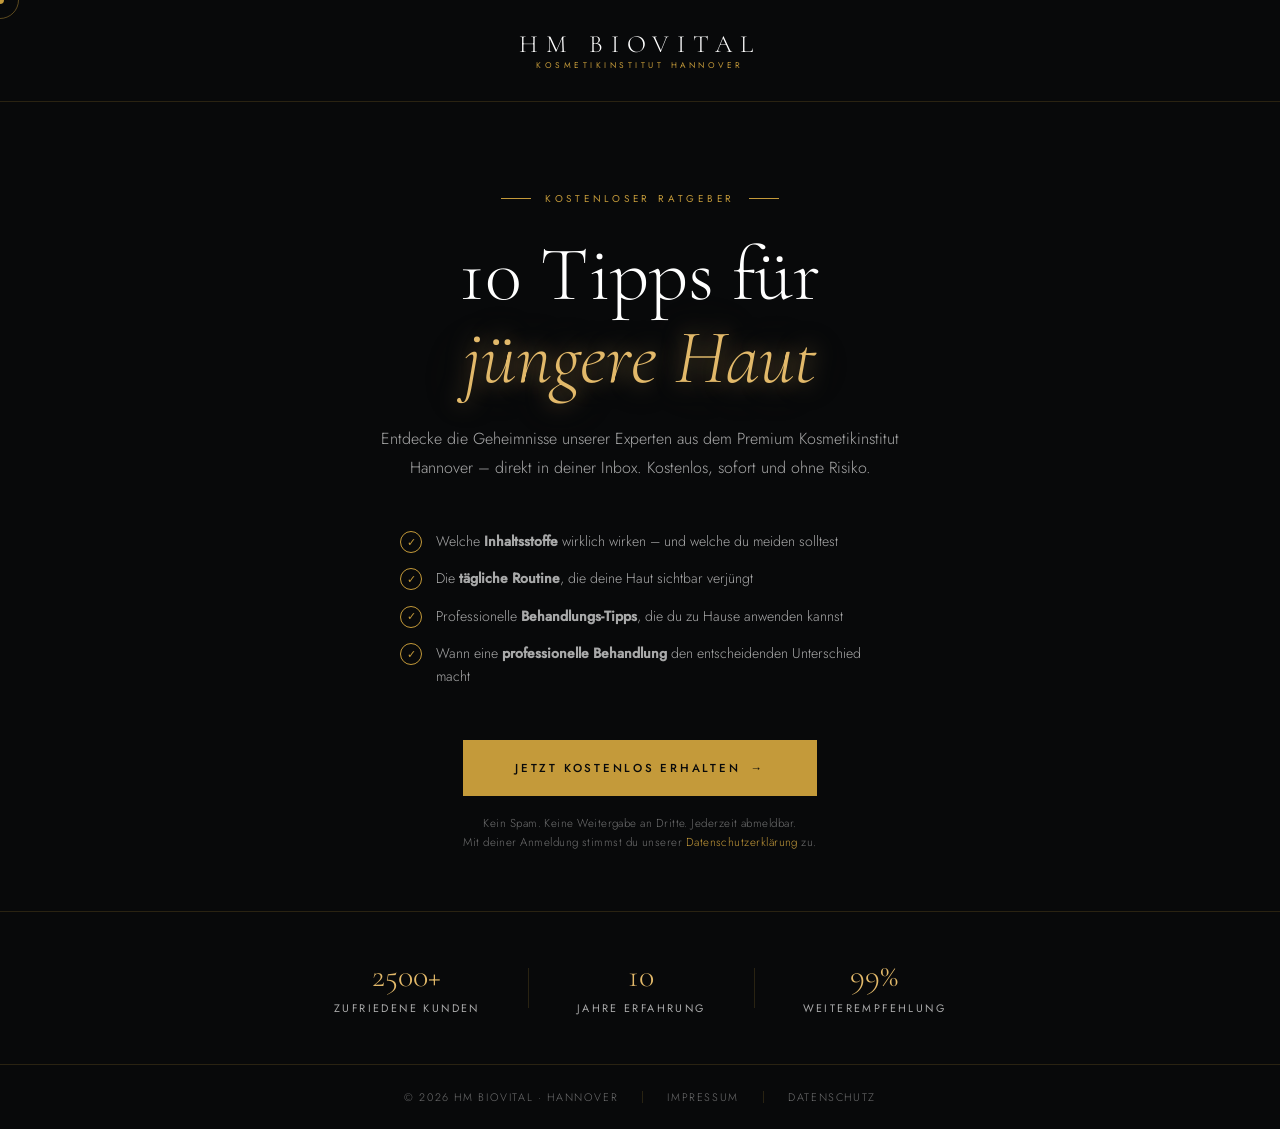
<file: optin.html>
<!DOCTYPE html>
<html lang="de">
<head>
  <meta charset="UTF-8">
  <meta name="viewport" content="width=device-width, initial-scale=1.0">
  <title>10 Tipps für jüngere Haut – Kostenloser Ratgeber | HM BIOVITAL</title>
  <meta name="description" content="Hol dir jetzt kostenlos unsere 10 Experten-Tipps für jüngere, strahlendere Haut – direkt von Hannover's Premium Kosmetikinstitut.">
  <meta name="robots" content="noindex, nofollow">

  <!-- ================================================
       TRACKING PLATZHALTER
       Google Ads Conversion Tag: hier einfügen (Page View)
       Meta Pixel: hier einfügen (Page View)
  ================================================= -->

  <!-- Google Fonts: lokal eingebunden, kein Verbindungsaufbau zu Google-Servern -->
  <link rel="stylesheet" href="fonts/fonts.css">

  <!-- ================================================
       BREVO: Script-Tag hier einfügen (vor </head>)
       Beispiel:
       <script>
         (function(s,i,b,c,o){...})(...);
       </script>
  ================================================= -->

  <style>
    /* ======================================================
       RESET & CSS VARIABLES
    ====================================================== */
    *, *::before, *::after {
      margin: 0; padding: 0; box-sizing: border-box;
    }

    :root {
      --bg:          #08090A;
      --bg2:         #0E1012;
      --bg3:         #141618;
      --gold:        #C49A3A;
      --gold-light:  #E2B96A;
      --gold-dark:   #8B6220;
      --cream:       #FFFFFF;
      --cream-60:    rgba(255,255,255,0.65);
      --cream-30:    rgba(255,255,255,0.42);
      --border:      rgba(196,154,58,0.18);
      --border-h:    rgba(196,154,58,0.42);
      --display:     'Cormorant Garamond', serif;
      --body:        'Jost', sans-serif;
      --ease:        cubic-bezier(0.23,1,0.32,1);
    }

    html { scroll-behavior: smooth; font-size: 16px; }

    body {
      background: var(--bg);
      color: var(--cream);
      font-family: var(--body);
      font-weight: 300;
      overflow-x: hidden;
      cursor: none;
      min-height: 100vh;
    }

    img { display: block; max-width: 100%; }
    a   { color: inherit; text-decoration: none; }

    /* ======================================================
       CUSTOM CURSOR
    ====================================================== */
    .c-dot {
      position: fixed; width: 8px; height: 8px;
      background: var(--gold); border-radius: 50%;
      pointer-events: none; z-index: 9999;
      transform: translate(-50%,-50%);
      transition: width .2s, height .2s, background .2s, opacity .3s;
    }
    .c-ring {
      position: fixed; width: 38px; height: 38px;
      border: 1px solid rgba(196,154,58,.45); border-radius: 50%;
      pointer-events: none; z-index: 9998;
      transform: translate(-50%,-50%);
      transition: width .35s var(--ease), height .35s var(--ease), border-color .3s, opacity .3s;
    }
    body.ch .c-dot  { width: 12px; height: 12px; background: var(--gold-light); }
    body.ch .c-ring { width: 58px; height: 58px; border-color: rgba(226,185,106,.6); }
    body.cl .c-dot  { opacity: 0; }
    body.cl .c-ring { opacity: 0; }

    /* ======================================================
       KEYFRAMES
    ====================================================== */
    @keyframes revUp   { to { opacity:1; transform:none; } }
    @keyframes fadeIn  { to { opacity:1; } }

    /* ======================================================
       SCROLL REVEAL
    ====================================================== */
    .rv {
      opacity: 0; transform: translateY(32px);
      transition: opacity .85s var(--ease), transform .85s var(--ease);
    }
    .rv.on  { opacity: 1; transform: none; }
    .rv.d1  { transition-delay: .10s; }
    .rv.d2  { transition-delay: .20s; }
    .rv.d3  { transition-delay: .30s; }
    .rv.d4  { transition-delay: .40s; }
    .rv.d5  { transition-delay: .52s; }

    /* ======================================================
       HEADER (Logo only, no nav)
    ====================================================== */
    .funnel-header {
      padding: 32px 24px;
      display: flex; justify-content: center; align-items: center;
      border-bottom: 1px solid var(--border);
    }
    .logo-link {
      text-decoration: none; display: flex; flex-direction: column;
      align-items: center; line-height: 1;
    }
    .logo-main {
      font-family: var(--display); font-size: 1.55rem;
      letter-spacing: .32em; color: var(--cream); font-weight: 300;
    }
    .logo-sub {
      font-family: var(--body); font-size: .52rem;
      letter-spacing: .42em; color: var(--gold); font-weight: 400;
      text-transform: uppercase; margin-top: 4px;
    }

    /* ======================================================
       HERO / MAIN SECTION
    ====================================================== */
    .optin-hero {
      padding: 80px 24px 60px;
      text-align: center;
      max-width: 760px;
      margin: 0 auto;
    }

    .eyebrow-row {
      display: inline-flex; align-items: center; gap: 14px;
      margin-bottom: 28px;
      opacity: 0; transform: translateY(16px);
      animation: revUp .7s .3s var(--ease) forwards;
    }
    .eyebrow-bar { width: 30px; height: 1px; background: var(--gold); }
    .eyebrow-txt {
      font-size: .62rem; letter-spacing: .38em; text-transform: uppercase;
      color: var(--gold); font-weight: 400;
    }

    .optin-headline {
      font-family: var(--display); font-weight: 300;
      font-size: clamp(2.8rem, 6vw, 5.2rem);
      line-height: 1.08; color: var(--cream);
      margin-bottom: 24px;
      opacity: 0; transform: translateY(20px);
      animation: revUp .8s .5s var(--ease) forwards;
    }
    .optin-headline em {
      font-style: italic;
      color: var(--gold-light);
      text-shadow:
        0 0 22px rgba(226,185,106,0.55),
        0 0 55px rgba(196,154,58,0.28);
    }

    .optin-subline {
      font-size: clamp(.88rem, 2vw, 1rem);
      line-height: 1.82; color: var(--cream-60);
      max-width: 540px; margin: 0 auto 48px;
      opacity: 0; transform: translateY(16px);
      animation: revUp .7s .7s var(--ease) forwards;
    }

    /* ======================================================
       BENEFITS LIST
    ====================================================== */
    .benefits {
      list-style: none;
      display: flex; flex-direction: column; gap: 14px;
      max-width: 480px; margin: 0 auto 52px;
      text-align: left;
      opacity: 0; transform: translateY(16px);
      animation: revUp .7s .85s var(--ease) forwards;
    }
    .benefits li {
      display: flex; align-items: flex-start; gap: 14px;
      font-size: .88rem; line-height: 1.65; color: var(--cream-60);
    }
    .benefit-icon {
      flex-shrink: 0; width: 22px; height: 22px; margin-top: 1px;
      border: 1px solid var(--gold); border-radius: 50%;
      display: flex; align-items: center; justify-content: center;
      color: var(--gold); font-size: .7rem;
    }

    /* ======================================================
       CTA BUTTON + PRIVACY NOTE
    ====================================================== */
    .cta-wrap {
      opacity: 0; transform: translateY(20px);
      animation: revUp .8s 1.05s var(--ease) forwards;
      display: flex; flex-direction: column; align-items: center; gap: 18px;
    }

    .btn-pri {
      display: inline-flex; align-items: center; gap: 10px;
      background: var(--gold); color: var(--bg);
      font-family: var(--body); font-size: .72rem; font-weight: 500;
      letter-spacing: .24em; text-transform: uppercase;
      padding: 20px 52px; border: none;
      position: relative; overflow: hidden;
      transition: color .35s; cursor: none;
    }
    .btn-pri::before {
      content: ''; position: absolute; inset: 0;
      background: var(--gold-light); transform: translateX(-105%);
      transition: transform .42s var(--ease);
    }
    .btn-pri:hover::before { transform: translateX(0); }
    .btn-pri > * { position: relative; z-index: 1; }

    .privacy-note {
      font-size: .72rem; letter-spacing: .04em; color: var(--cream-30);
      line-height: 1.6; text-align: center;
    }
    .privacy-note a {
      color: var(--gold); text-decoration: none; border-bottom: 1px solid transparent;
      transition: border-color .3s;
    }
    .privacy-note a:hover { border-color: var(--gold); }

    /* ======================================================
       MODAL OVERLAY
    ====================================================== */
    .modal-overlay {
      position: fixed; inset: 0; z-index: 8000;
      background: rgba(8,9,10,0.88);
      backdrop-filter: blur(12px);
      -webkit-backdrop-filter: blur(12px);
      display: flex; align-items: center; justify-content: center;
      padding: 20px;
      opacity: 0; visibility: hidden;
      transition: opacity .4s var(--ease), visibility .4s;
    }
    .modal-overlay.open {
      opacity: 1; visibility: visible;
    }

    .modal-box {
      background: var(--bg2);
      border: 1px solid var(--border-h);
      position: relative;
      width: 100%; max-width: 580px;
      transform: translateY(32px) scale(0.97);
      transition: transform .45s var(--ease);
      overflow: hidden;
    }
    .modal-overlay.open .modal-box {
      transform: none;
    }

    .modal-header {
      padding: 24px 28px 20px;
      border-bottom: 1px solid var(--border);
      display: flex; align-items: center; justify-content: space-between;
    }
    .modal-title {
      font-family: var(--display); font-size: 1.35rem; font-weight: 300;
      color: var(--cream); letter-spacing: .04em;
    }
    .modal-title em { font-style: italic; color: var(--gold-light); }

    .modal-close {
      background: none; border: none;
      width: 36px; height: 36px;
      display: flex; align-items: center; justify-content: center;
      color: var(--cream-30); cursor: none;
      transition: color .25s; flex-shrink: 0;
    }
    .modal-close:hover { color: var(--cream); }
    .modal-close svg { width: 18px; height: 18px; }

    .modal-body {
      padding: 0;
      display: flex; flex-direction: column; align-items: center;
    }
    .modal-body iframe {
      display: block;
      width: 100%;
      max-width: 100%;
      border: none;
    }

    .modal-privacy {
      padding: 14px 28px 20px;
      font-size: .7rem; color: var(--cream-30); line-height: 1.6;
      text-align: center; border-top: 1px solid var(--border);
    }
    .modal-privacy a {
      color: var(--gold); text-decoration: none; border-bottom: 1px solid transparent;
      transition: border-color .3s;
    }
    .modal-privacy a:hover { border-color: var(--gold); }

    /* ======================================================
       TRUST SECTION
    ====================================================== */
    .trust-bar {
      border-top: 1px solid var(--border);
      padding: 48px 24px;
      text-align: center;
    }
    .trust-inner {
      max-width: 680px; margin: 0 auto;
      display: flex; justify-content: center; align-items: center;
      gap: 48px; flex-wrap: wrap;
    }
    .trust-item {
      display: flex; flex-direction: column; align-items: center; gap: 8px;
    }
    .trust-num {
      font-family: var(--display); font-size: 2rem; font-weight: 300;
      color: var(--gold-light); line-height: 1;
    }
    .trust-lbl {
      font-size: .68rem; letter-spacing: .22em; text-transform: uppercase;
      color: var(--cream-60); font-weight: 400;
    }
    .trust-divider {
      width: 1px; height: 40px; background: var(--border);
    }

    /* ======================================================
       FOOTER (minimal)
    ====================================================== */
    .funnel-footer {
      border-top: 1px solid var(--border);
      padding: 24px;
      text-align: center;
      display: flex; justify-content: center; align-items: center;
      gap: 24px; flex-wrap: wrap;
    }
    .funnel-footer a, .funnel-footer span {
      font-size: .68rem; letter-spacing: .15em; text-transform: uppercase;
      color: var(--cream-30); transition: color .3s;
    }
    .funnel-footer a:hover { color: var(--gold); }
    .funnel-footer .ft-sep {
      width: 1px; height: 12px; background: var(--border);
    }

    /* ======================================================
       RESPONSIVE
    ====================================================== */
    @media (max-width: 600px) {
      .optin-hero { padding: 56px 20px 48px; }
      .trust-inner { gap: 24px; }
      .trust-divider { display: none; }
    }
  </style>
</head>
<body>

<div class="c-dot" id="cDot"></div>
<div class="c-ring" id="cRing"></div>

<!-- ══════════════════════════════════════
     HEADER
════════════════════════════════════════ -->
<header class="funnel-header">
  <a href="index.html" class="logo-link">
    <span class="logo-main">HM BIOVITAL</span>
    <span class="logo-sub">Kosmetikinstitut Hannover</span>
  </a>
</header>

<!-- ══════════════════════════════════════
     MAIN CONTENT
════════════════════════════════════════ -->
<main>
  <div class="optin-hero">

    <!-- Eyebrow -->
    <div class="eyebrow-row">
      <span class="eyebrow-bar"></span>
      <span class="eyebrow-txt">Kostenloser Ratgeber</span>
      <span class="eyebrow-bar"></span>
    </div>

    <!-- Headline -->
    <h1 class="optin-headline">
      10 Tipps für<br><em>jüngere Haut</em>
    </h1>

    <!-- Subline -->
    <p class="optin-subline">
      Entdecke die Geheimnisse unserer Experten aus dem Premium Kosmetikinstitut Hannover –
      direkt in deiner Inbox. Kostenlos, sofort und ohne Risiko.
    </p>

    <!-- Benefits -->
    <ul class="benefits rv">
      <li>
        <span class="benefit-icon">✓</span>
        <span>Welche <strong>Inhaltsstoffe</strong> wirklich wirken – und welche du meiden solltest</span>
      </li>
      <li>
        <span class="benefit-icon">✓</span>
        <span>Die <strong>tägliche Routine</strong>, die deine Haut sichtbar verjüngt</span>
      </li>
      <li>
        <span class="benefit-icon">✓</span>
        <span>Professionelle <strong>Behandlungs-Tipps</strong>, die du zu Hause anwenden kannst</span>
      </li>
      <li>
        <span class="benefit-icon">✓</span>
        <span>Wann eine <strong>professionelle Behandlung</strong> den entscheidenden Unterschied macht</span>
      </li>
    </ul>

    <!-- CTA Button -->
    <div class="cta-wrap">
      <button class="btn-pri" id="openModal">
        <span>Jetzt kostenlos erhalten</span>
        <span>→</span>
      </button>
      <p class="privacy-note">
        Kein Spam. Keine Weitergabe an Dritte. Jederzeit abmeldbar.<br>
        Mit deiner Anmeldung stimmst du unserer
        <a href="impressum.html#datenschutz">Datenschutzerklärung</a> zu.
      </p>
    </div>

  </div>

  <!-- Trust Bar -->
  <div class="trust-bar rv">
    <div class="trust-inner">
      <div class="trust-item">
        <span class="trust-num">2500+</span>
        <span class="trust-lbl">Zufriedene Kunden</span>
      </div>
      <div class="trust-divider"></div>
      <div class="trust-item">
        <span class="trust-num">10</span>
        <span class="trust-lbl">Jahre Erfahrung</span>
      </div>
      <div class="trust-divider"></div>
      <div class="trust-item">
        <span class="trust-num">99%</span>
        <span class="trust-lbl">Weiterempfehlung</span>
      </div>
    </div>
  </div>
</main>

<!-- ══════════════════════════════════════
     MODAL
════════════════════════════════════════ -->
<div class="modal-overlay" id="modal" role="dialog" aria-modal="true" aria-labelledby="modalTitle">
  <div class="modal-box">
    <div class="modal-header">
      <span class="modal-title" id="modalTitle">Kostenlos anmelden &amp; <em>Ratgeber erhalten</em></span>
      <button class="modal-close" id="closeModal" aria-label="Schließen">
        <svg viewBox="0 0 18 18" fill="none" stroke="currentColor" stroke-width="1.8" stroke-linecap="round" aria-hidden="true">
          <line x1="3" y1="3" x2="15" y2="15"/>
          <line x1="15" y1="3" x2="3" y2="15"/>
        </svg>
      </button>
    </div>
    <div class="modal-body">
      <iframe width="540" height="305" src="https://ea8159a8.sibforms.com/serve/[base64]" frameborder="0" scrolling="auto" allowfullscreen style="display: block;margin-left: auto;margin-right: auto;max-width: 100%;"></iframe>
    </div>
    <div class="modal-privacy">
      Kein Spam. Keine Weitergabe an Dritte. Jederzeit abmeldbar.<br>
      Mit deiner Anmeldung stimmst du unserer <a href="impressum.html#datenschutz">Datenschutzerklärung</a> zu.
    </div>
  </div>
</div>

<!-- ══════════════════════════════════════
     FOOTER
════════════════════════════════════════ -->
<footer class="funnel-footer">
  <span>© 2026 HM Biovital · Hannover</span>
  <span class="ft-sep"></span>
  <a href="impressum.html#impressum">Impressum</a>
  <span class="ft-sep"></span>
  <a href="impressum.html#datenschutz">Datenschutz</a>
</footer>

<script>
(function () {
  'use strict';

  /* ── CUSTOM CURSOR ──────────────────────────────────────── */
  var dot  = document.getElementById('cDot');
  var ring = document.getElementById('cRing');
  var mx = 0, my = 0, rx = 0, ry = 0;

  document.addEventListener('mousemove', function (e) {
    mx = e.clientX; my = e.clientY;
    dot.style.left = mx + 'px';
    dot.style.top  = my + 'px';
  });

  document.addEventListener('mouseleave', function () { document.body.classList.add('cl'); });
  document.addEventListener('mouseenter', function () { document.body.classList.remove('cl'); });

  (function animRing() {
    rx += (mx - rx) * 0.11;
    ry += (my - ry) * 0.11;
    ring.style.left = rx + 'px';
    ring.style.top  = ry + 'px';
    requestAnimationFrame(animRing);
  })();

  document.querySelectorAll('a, button').forEach(function (el) {
    el.addEventListener('mouseenter', function () { document.body.classList.add('ch'); });
    el.addEventListener('mouseleave', function () { document.body.classList.remove('ch'); });
  });

  /* Cursor auch über iframe deaktivieren (iframe blockiert sonst Maus-Events) */
  document.querySelector('.modal-body iframe').addEventListener('mouseenter', function () {
    document.body.classList.remove('ch');
    document.body.classList.add('cl');
  });
  document.querySelector('.modal-body iframe').addEventListener('mouseleave', function () {
    document.body.classList.remove('cl');
  });

  /* ── MODAL ──────────────────────────────────────────────── */
  var modal      = document.getElementById('modal');
  var openBtn    = document.getElementById('openModal');
  var closeBtn   = document.getElementById('closeModal');

  function openModal() {
    modal.classList.add('open');
    document.body.style.overflow = 'hidden';
  }
  function closeModal() {
    modal.classList.remove('open');
    document.body.style.overflow = '';
  }

  openBtn.addEventListener('click', openModal);
  closeBtn.addEventListener('click', closeModal);

  modal.addEventListener('click', function (e) {
    if (e.target === modal) closeModal();
  });

  document.addEventListener('keydown', function (e) {
    if (e.key === 'Escape' && modal.classList.contains('open')) closeModal();
  });

  /* ── SCROLL REVEAL ──────────────────────────────────────── */
  var rvEls = document.querySelectorAll('.rv');
  if ('IntersectionObserver' in window) {
    var rvObs = new IntersectionObserver(function (entries) {
      entries.forEach(function (e) {
        if (e.isIntersecting) { e.target.classList.add('on'); }
      });
    }, { threshold: 0.1, rootMargin: '0px 0px -32px 0px' });
    rvEls.forEach(function (el) { rvObs.observe(el); });
  } else {
    rvEls.forEach(function (el) { el.classList.add('on'); });
  }

})();
</script>
</body>
</html>
</file>
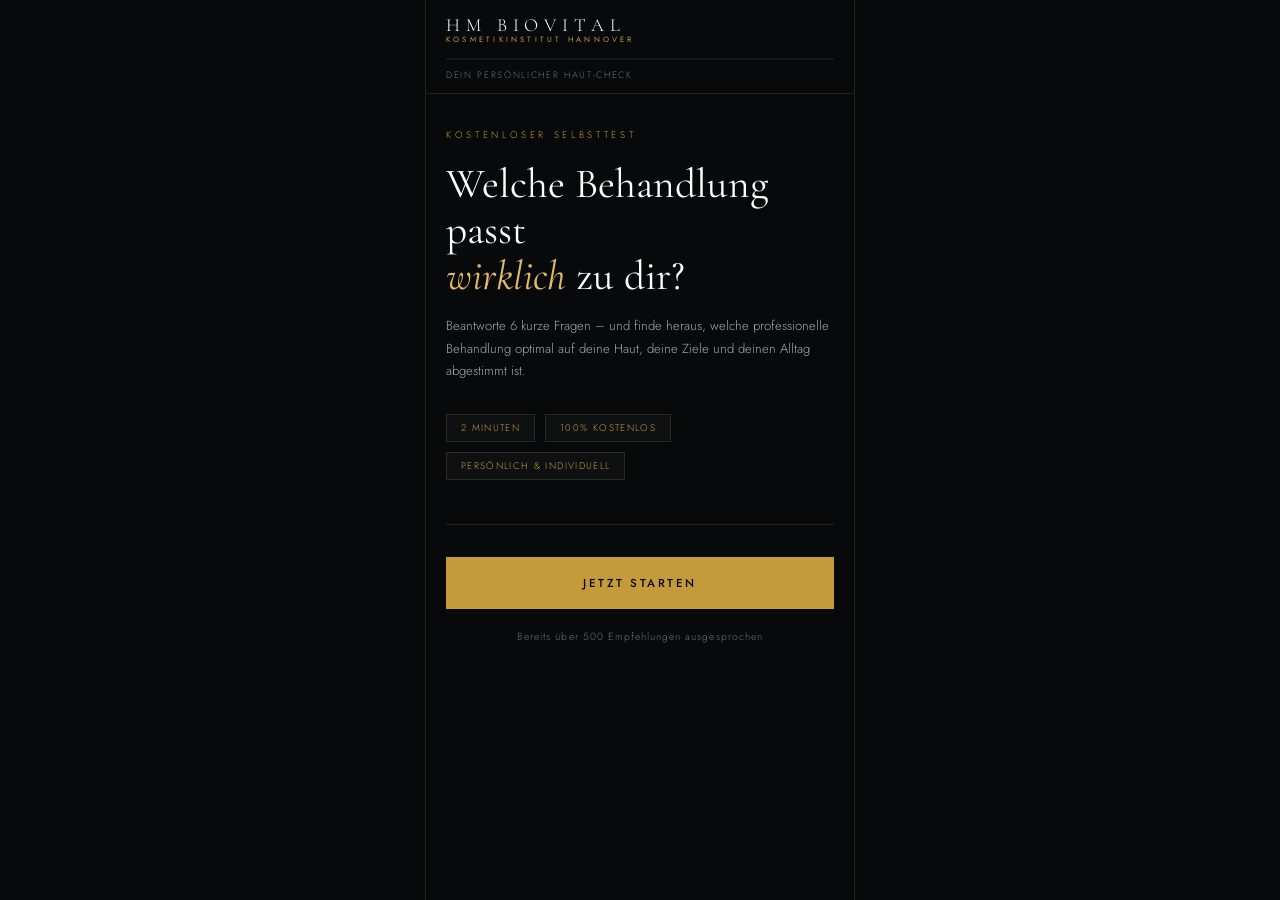
<file: quiz.html>
<!DOCTYPE html>
<html lang="de">
<head>
  <meta charset="UTF-8">
  <meta name="viewport" content="width=device-width, initial-scale=1.0, maximum-scale=1.0, user-scalable=no">
  <title>Dein Haut-Selbsttest — HM BIOVITAL</title>

  <meta name="description" content="Finde heraus, welche Behandlung perfekt zu dir passt. Kostenloser Selbsttest von HM BIOVITAL Hannover.">
  <meta property="og:title" content="Dein Haut-Selbsttest — HM BIOVITAL">
  <meta property="og:description" content="Beantworte 6 kurze Fragen und erfahre, welche Behandlung perfekt zu dir passt.">
  <meta property="og:image" content="https://www.hm-biovital.de/hero%20image.jpg">

  <!-- Google Fonts: lokal eingebunden, kein Verbindungsaufbau zu Google-Servern -->
  <link rel="stylesheet" href="fonts/fonts.css">

  <style>
    /* ======================================================
       RESET & VARIABLES
    ====================================================== */
    *, *::before, *::after { margin: 0; padding: 0; box-sizing: border-box; }

    :root {
      --bg:          #08090A;
      --bg2:         #0E1012;
      --bg3:         #141618;
      --gold:        #C49A3A;
      --gold-light:  #E2B96A;
      --gold-dark:   #8B6220;
      --cream:       #FFFFFF;
      --cream-60:    rgba(255,255,255,0.65);
      --cream-30:    rgba(255,255,255,0.42);
      --border:      rgba(196,154,58,0.18);
      --border-h:    rgba(196,154,58,0.42);
      --display:     'Cormorant Garamond', serif;
      --body:        'Jost', sans-serif;
      --ease:        cubic-bezier(0.23,1,0.32,1);
    }

    html {
      font-size: 16px;
      height: 100%;
      background: var(--bg);
    }

    body {
      background: var(--bg);
      color: var(--cream);
      font-family: var(--body);
      font-weight: 300;
      min-height: 100dvh;
      display: flex;
      flex-direction: column;
      align-items: center;
      overflow-x: hidden;
    }

    /* ======================================================
       LAYOUT WRAPPER
    ====================================================== */
    .quiz-wrapper {
      width: 100%;
      max-width: 430px;
      min-height: 100dvh;
      display: flex;
      flex-direction: column;
      position: relative;
      overflow: hidden;
    }

    /* ======================================================
       HEADER BAR
    ====================================================== */
    .quiz-header {
      position: fixed;
      top: 0;
      left: 50%;
      transform: translateX(-50%);
      width: 100%;
      max-width: 430px;
      z-index: 100;
      background: var(--bg);
      border-bottom: 1px solid var(--border);
      padding: 16px 20px 0;
    }

    .quiz-logo {
      display: flex;
      flex-direction: column;
      line-height: 1;
      text-decoration: none;
      margin-bottom: 14px;
    }
    .quiz-logo-main {
      font-family: var(--display);
      font-size: 1.15rem;
      letter-spacing: .32em;
      color: var(--cream);
      font-weight: 300;
    }
    .quiz-logo-sub {
      font-size: .48rem;
      letter-spacing: .42em;
      color: var(--gold);
      font-weight: 400;
      text-transform: uppercase;
      margin-top: 2px;
      font-family: var(--body);
    }

    /* ======================================================
       PROGRESS BAR
    ====================================================== */
    .progress-wrap {
      height: 2px;
      background: var(--bg3);
      position: relative;
    }
    .progress-fill {
      height: 100%;
      background: linear-gradient(90deg, var(--gold-dark), var(--gold-light));
      width: 0%;
      transition: width .5s var(--ease);
    }
    .progress-label {
      font-size: .58rem;
      letter-spacing: .18em;
      color: var(--cream-30);
      text-transform: uppercase;
      padding: 8px 0 12px;
    }

    /* ======================================================
       SCREENS
    ====================================================== */
    .screens-container {
      padding-top: 100px; /* header height */
      flex: 1;
      position: relative;
    }

    .screen {
      position: absolute;
      top: 0; left: 0; right: 0;
      padding: 28px 20px 100px;
      min-height: calc(100dvh - 100px);
      display: flex;
      flex-direction: column;

      /* hidden by default */
      opacity: 0;
      pointer-events: none;
      transform: translateX(60px);
      transition: opacity .4s var(--ease), transform .4s var(--ease);
    }
    .screen.active {
      opacity: 1;
      pointer-events: all;
      transform: translateX(0);
      position: relative;
    }
    .screen.exit-left {
      opacity: 0;
      transform: translateX(-60px);
      pointer-events: none;
    }

    /* ======================================================
       SCREEN 0 – INTRO
    ====================================================== */
    .intro-eyebrow {
      font-size: .6rem;
      letter-spacing: .38em;
      text-transform: uppercase;
      color: var(--gold);
      margin-bottom: 20px;
    }
    .intro-headline {
      font-family: var(--display);
      font-size: 2.6rem;
      font-weight: 400;
      line-height: 1.1;
      color: var(--cream);
      margin-bottom: 16px;
    }
    .intro-headline em {
      font-style: italic;
      color: var(--gold-light);
    }
    .intro-sub {
      font-size: .82rem;
      line-height: 1.7;
      color: var(--cream-60);
      margin-bottom: 32px;
    }
    .intro-badges {
      display: flex;
      gap: 10px;
      flex-wrap: wrap;
      margin-bottom: 44px;
    }
    .badge {
      font-size: .6rem;
      letter-spacing: .14em;
      text-transform: uppercase;
      color: var(--gold);
      border: 1px solid var(--border);
      padding: 6px 14px;
      background: var(--bg2);
    }
    .intro-divider {
      height: 1px;
      background: var(--border);
      margin-bottom: 32px;
    }

    /* ======================================================
       SCREEN 1–6 – QUESTIONS
    ====================================================== */
    .q-step {
      font-size: .6rem;
      letter-spacing: .28em;
      color: var(--gold);
      text-transform: uppercase;
      margin-bottom: 10px;
    }
    .q-headline {
      font-family: var(--display);
      font-size: 1.9rem;
      font-weight: 400;
      line-height: 1.2;
      color: var(--cream);
      margin-bottom: 28px;
    }
    .q-sub {
      font-size: .75rem;
      color: var(--cream-30);
      margin-bottom: 24px;
      margin-top: -20px;
    }

    .options-list {
      display: flex;
      flex-direction: column;
      gap: 10px;
      flex: 1;
    }

    .option-btn {
      display: flex;
      align-items: center;
      gap: 14px;
      width: 100%;
      min-height: 60px;
      padding: 14px 18px;
      background: var(--bg2);
      border: 1px solid var(--border);
      color: var(--cream-60);
      font-family: var(--body);
      font-size: .82rem;
      font-weight: 300;
      letter-spacing: .04em;
      text-align: left;
      cursor: pointer;
      transition: border-color .25s, color .25s, background .25s, transform .15s;
      -webkit-tap-highlight-color: transparent;
    }
    .option-btn:active {
      transform: scale(0.985);
    }
    .option-btn:hover,
    .option-btn.selected {
      border-color: var(--gold);
      color: var(--cream);
      background: rgba(196,154,58,0.06);
    }
    .option-btn.selected {
      border-color: var(--gold-light);
    }

    .option-icon {
      font-size: 1.2rem;
      flex-shrink: 0;
      width: 28px;
      text-align: center;
    }
    .option-text {
      flex: 1;
    }
    .option-label {
      display: block;
      font-weight: 400;
      color: inherit;
    }
    .option-hint {
      display: block;
      font-size: .68rem;
      color: var(--cream-30);
      margin-top: 2px;
    }
    .option-btn.selected .option-hint {
      color: var(--cream-60);
    }

    .option-check {
      width: 18px;
      height: 18px;
      border: 1px solid var(--border);
      border-radius: 50%;
      flex-shrink: 0;
      display: flex;
      align-items: center;
      justify-content: center;
      transition: border-color .25s, background .25s;
    }
    .option-btn.selected .option-check {
      border-color: var(--gold);
      background: var(--gold);
    }
    .option-check::after {
      content: '';
      width: 6px;
      height: 6px;
      border-radius: 50%;
      background: var(--bg);
      opacity: 0;
      transition: opacity .2s;
    }
    .option-btn.selected .option-check::after {
      opacity: 1;
    }

    /* ======================================================
       SCREEN 7 – LOADING
    ====================================================== */
    .loading-screen {
      align-items: center;
      justify-content: center;
      text-align: center;
      gap: 0;
      padding-top: 60px;
    }

    .spinner-wrap {
      position: relative;
      width: 80px;
      height: 80px;
      margin-bottom: 36px;
    }
    .spinner-ring {
      position: absolute;
      inset: 0;
      border: 1px solid var(--border);
      border-top-color: var(--gold);
      border-radius: 50%;
      animation: spin 1.2s linear infinite;
    }
    .spinner-ring:nth-child(2) {
      inset: 10px;
      border-top-color: var(--gold-light);
      animation-duration: 1.8s;
      animation-direction: reverse;
    }
    @keyframes spin { to { transform: rotate(360deg); } }

    .spinner-dot {
      position: absolute;
      inset: 0;
      display: flex;
      align-items: center;
      justify-content: center;
    }
    .spinner-dot::after {
      content: '';
      width: 8px;
      height: 8px;
      border-radius: 50%;
      background: var(--gold);
    }

    .loading-headline {
      font-family: var(--display);
      font-size: 1.7rem;
      font-weight: 400;
      color: var(--cream);
      margin-bottom: 12px;
    }
    .loading-sub {
      font-size: .75rem;
      color: var(--cream-30);
      line-height: 1.7;
    }

    .analysis-items {
      margin-top: 40px;
      display: flex;
      flex-direction: column;
      gap: 12px;
      width: 100%;
      max-width: 280px;
    }
    .analysis-item {
      display: flex;
      align-items: center;
      gap: 12px;
      font-size: .72rem;
      color: var(--cream-30);
      letter-spacing: .08em;
    }
    .analysis-item::before {
      content: '';
      width: 16px;
      height: 1px;
      background: var(--border);
      flex-shrink: 0;
      transition: background .4s, width .4s;
    }
    .analysis-item.done {
      color: var(--gold);
    }
    .analysis-item.done::before {
      background: var(--gold);
      width: 24px;
    }

    /* ======================================================
       SCREEN 8 – E-MAIL CAPTURE
    ====================================================== */
    .capture-eyebrow {
      font-size: .6rem;
      letter-spacing: .38em;
      text-transform: uppercase;
      color: var(--gold);
      margin-bottom: 16px;
    }
    .capture-headline {
      font-family: var(--display);
      font-size: 2.2rem;
      font-weight: 400;
      line-height: 1.2;
      color: var(--cream);
      margin-bottom: 12px;
    }
    .capture-sub {
      font-size: .8rem;
      color: var(--cream-60);
      line-height: 1.7;
      margin-bottom: 36px;
    }

    .form-group {
      display: flex;
      flex-direction: column;
      gap: 12px;
      margin-bottom: 20px;
    }
    .form-field {
      display: flex;
      flex-direction: column;
      gap: 6px;
    }
    .form-label {
      font-size: .6rem;
      letter-spacing: .2em;
      text-transform: uppercase;
      color: var(--cream-30);
    }
    .form-input {
      background: var(--bg2);
      border: 1px solid var(--border);
      color: var(--cream);
      font-family: var(--body);
      font-size: .9rem;
      font-weight: 300;
      padding: 16px 18px;
      outline: none;
      transition: border-color .25s;
      -webkit-appearance: none;
      border-radius: 0;
    }
    .form-input::placeholder { color: var(--cream-30); }
    .form-input:focus { border-color: var(--gold); }

    .form-privacy {
      font-size: .62rem;
      color: var(--cream-30);
      line-height: 1.6;
      margin-bottom: 28px;
    }
    .form-privacy a { color: var(--gold); text-decoration: none; }

    /* ======================================================
       SCREEN 9 – RESULT
    ====================================================== */
    .result-top {
      background: var(--bg2);
      border: 1px solid var(--border);
      padding: 28px 22px;
      margin-bottom: 24px;
      position: relative;
      overflow: hidden;
    }
    .result-top::before {
      content: '';
      position: absolute;
      top: 0; left: 0; right: 0;
      height: 2px;
      background: linear-gradient(90deg, var(--gold-dark), var(--gold-light));
    }
    .result-eyebrow {
      font-size: .58rem;
      letter-spacing: .32em;
      text-transform: uppercase;
      color: var(--gold);
      margin-bottom: 10px;
    }
    .result-treatment-icon {
      font-size: 2.4rem;
      margin-bottom: 12px;
    }
    .result-treatment-name {
      font-family: var(--display);
      font-size: 2rem;
      font-weight: 400;
      color: var(--cream);
      margin-bottom: 14px;
      line-height: 1.15;
    }
    .result-tagline {
      font-size: .8rem;
      color: var(--gold-light);
      font-style: italic;
      font-family: var(--display);
      font-size: 1rem;
      margin-bottom: 16px;
    }
    .result-desc {
      font-size: .78rem;
      color: var(--cream-60);
      line-height: 1.8;
    }

    .result-why {
      background: var(--bg3);
      border: 1px solid var(--border);
      padding: 20px 22px;
      margin-bottom: 24px;
    }
    .result-why-title {
      font-size: .58rem;
      letter-spacing: .28em;
      text-transform: uppercase;
      color: var(--cream-30);
      margin-bottom: 14px;
    }
    .result-why-list {
      list-style: none;
      display: flex;
      flex-direction: column;
      gap: 8px;
    }
    .result-why-list li {
      font-size: .78rem;
      color: var(--cream-60);
      display: flex;
      align-items: flex-start;
      gap: 10px;
      line-height: 1.5;
    }
    .result-why-list li::before {
      content: '—';
      color: var(--gold);
      flex-shrink: 0;
    }

    .result-ctas {
      display: flex;
      flex-direction: column;
      gap: 12px;
      margin-bottom: 32px;
    }

    .result-restart {
      text-align: center;
      margin-top: 8px;
    }
    .result-restart button {
      background: none;
      border: none;
      color: var(--cream-30);
      font-family: var(--body);
      font-size: .65rem;
      letter-spacing: .14em;
      text-transform: uppercase;
      cursor: pointer;
      text-decoration: underline;
      text-underline-offset: 3px;
    }

    /* ======================================================
       BUTTONS
    ====================================================== */
    .btn-primary {
      display: block;
      width: 100%;
      padding: 18px 24px;
      background: var(--gold);
      color: var(--bg);
      border: none;
      font-family: var(--body);
      font-size: .72rem;
      letter-spacing: .22em;
      text-transform: uppercase;
      font-weight: 500;
      cursor: pointer;
      text-align: center;
      text-decoration: none;
      transition: background .25s, transform .15s;
      -webkit-tap-highlight-color: transparent;
    }
    .btn-primary:active { transform: scale(0.98); }
    .btn-primary:hover { background: var(--gold-light); }

    .btn-secondary {
      display: block;
      width: 100%;
      padding: 18px 24px;
      background: transparent;
      color: var(--gold);
      border: 1px solid var(--gold);
      font-family: var(--body);
      font-size: .72rem;
      letter-spacing: .22em;
      text-transform: uppercase;
      font-weight: 400;
      cursor: pointer;
      text-align: center;
      text-decoration: none;
      transition: background .25s, color .25s, transform .15s;
      -webkit-tap-highlight-color: transparent;
    }
    .btn-secondary:active { transform: scale(0.98); }
    .btn-secondary:hover { background: rgba(196,154,58,0.08); }

    /* ======================================================
       BOTTOM STICKY CTA (Questions)
    ====================================================== */
    .sticky-next {
      position: fixed;
      bottom: 0;
      left: 50%;
      transform: translateX(-50%);
      width: 100%;
      max-width: 430px;
      padding: 16px 20px 24px;
      background: linear-gradient(to top, var(--bg) 70%, transparent);
      z-index: 50;
    }
    .sticky-next .btn-primary {
      opacity: 0.4;
      pointer-events: none;
      transition: opacity .3s, background .25s, transform .15s;
    }
    .sticky-next.ready .btn-primary {
      opacity: 1;
      pointer-events: all;
    }

    /* ======================================================
       DECORATIVE ELEMENTS
    ====================================================== */
    .deco-line {
      height: 1px;
      background: var(--border);
      margin: 24px 0;
    }

    .gold-rule {
      display: flex;
      align-items: center;
      gap: 14px;
      margin-bottom: 28px;
    }
    .gold-rule::before,
    .gold-rule::after {
      content: '';
      flex: 1;
      height: 1px;
      background: var(--border);
    }
    .gold-rule span {
      font-size: .5rem;
      letter-spacing: .3em;
      color: var(--gold);
      text-transform: uppercase;
    }

    /* ======================================================
       RESPONSIVE (wider screens)
    ====================================================== */
    @media (min-width: 500px) {
      .quiz-wrapper {
        border-left: 1px solid var(--border);
        border-right: 1px solid var(--border);
      }
      .quiz-header {
        border-left: 1px solid var(--border);
        border-right: 1px solid var(--border);
      }
      .sticky-next {
        border-left: 1px solid var(--border);
        border-right: 1px solid var(--border);
      }
    }
  </style>
</head>
<body>

  <div class="quiz-wrapper">

    <!-- HEADER -->
    <header class="quiz-header">
      <a href="index.html" class="quiz-logo">
        <span class="quiz-logo-main">HM BIOVITAL</span>
        <span class="quiz-logo-sub">Kosmetikinstitut Hannover</span>
      </a>
      <div class="progress-wrap">
        <div class="progress-fill" id="progressFill"></div>
      </div>
      <p class="progress-label" id="progressLabel">Dein persönlicher Haut-Check</p>
    </header>

    <!-- SCREENS CONTAINER -->
    <div class="screens-container" id="screensContainer">

      <!-- =====================================================
           SCREEN 0 – INTRO
      ===================================================== -->
      <div class="screen active" id="screen-0">
        <p class="intro-eyebrow">Kostenloser Selbsttest</p>
        <h1 class="intro-headline">
          Welche Behandlung passt<br><em>wirklich</em> zu dir?
        </h1>
        <p class="intro-sub">
          Beantworte 6 kurze Fragen – und finde heraus, welche professionelle Behandlung optimal auf deine Haut, deine Ziele und deinen Alltag abgestimmt ist.
        </p>
        <div class="intro-badges">
          <span class="badge">2 Minuten</span>
          <span class="badge">100% kostenlos</span>
          <span class="badge">Persönlich &amp; individuell</span>
        </div>
        <div class="intro-divider"></div>
        <button class="btn-primary" onclick="goTo(1)">
          <span>Jetzt starten</span>
        </button>
        <div style="margin-top: 20px; text-align: center;">
          <p style="font-size: .65rem; color: var(--cream-30); letter-spacing: .1em;">
            Bereits über 500 Empfehlungen ausgesprochen
          </p>
        </div>
      </div>

      <!-- =====================================================
           SCREEN 1 – FRAGE 1
      ===================================================== -->
      <div class="screen" id="screen-1">
        <p class="q-step">Frage 1 von 6</p>
        <h2 class="q-headline">Was stört dich an deiner Haut am meisten?</h2>
        <div class="options-list" id="opts-1">
          <button class="option-btn" data-q="1" data-val="aging" onclick="selectOption(this, 1)">
            <span class="option-icon">🕰️</span>
            <span class="option-text">
              <span class="option-label">Falten &amp; Alterungszeichen</span>
              <span class="option-hint">Linien, schlaffe Haut, verlorene Konturen</span>
            </span>
            <span class="option-check"></span>
          </button>
          <button class="option-btn" data-q="1" data-val="hair" onclick="selectOption(this, 1)">
            <span class="option-icon">✦</span>
            <span class="option-text">
              <span class="option-label">Unerwünschte Körperbehaarung</span>
              <span class="option-hint">Beine, Achseln, Intim, Gesicht</span>
            </span>
            <span class="option-check"></span>
          </button>
          <button class="option-btn" data-q="1" data-val="skin" onclick="selectOption(this, 1)">
            <span class="option-icon">🌿</span>
            <span class="option-text">
              <span class="option-label">Unreine Haut &amp; Poren</span>
              <span class="option-hint">Pickel, Pigmentflecken, fahle Haut</span>
            </span>
            <span class="option-check"></span>
          </button>
          <button class="option-btn" data-q="1" data-val="tattoo" onclick="selectOption(this, 1)">
            <span class="option-icon">◈</span>
            <span class="option-text">
              <span class="option-label">Ein Tattoo, das ich bereue</span>
              <span class="option-hint">Vollständige oder teilweise Entfernung</span>
            </span>
            <span class="option-check"></span>
          </button>
          <button class="option-btn" data-q="1" data-val="volume" onclick="selectOption(this, 1)">
            <span class="option-icon">◎</span>
            <span class="option-text">
              <span class="option-label">Volumenverlust &amp; Konturen</span>
              <span class="option-hint">Wangen, Lippen, Tränenrinnen</span>
            </span>
            <span class="option-check"></span>
          </button>
        </div>
      </div>

      <!-- =====================================================
           SCREEN 2 – FRAGE 2
      ===================================================== -->
      <div class="screen" id="screen-2">
        <p class="q-step">Frage 2 von 6</p>
        <h2 class="q-headline">Wie würdest du dein Hautbild beschreiben?</h2>
        <div class="options-list" id="opts-2">
          <button class="option-btn" data-q="2" data-val="dry" onclick="selectOption(this, 2)">
            <span class="option-icon">❄</span>
            <span class="option-text">
              <span class="option-label">Trocken &amp; sensibel</span>
              <span class="option-hint">Reagiert schnell, braucht viel Pflege</span>
            </span>
            <span class="option-check"></span>
          </button>
          <button class="option-btn" data-q="2" data-val="normal" onclick="selectOption(this, 2)">
            <span class="option-icon">◐</span>
            <span class="option-text">
              <span class="option-label">Normal bis gemischt</span>
              <span class="option-hint">Meistens ausgeglichen, T-Zone etwas ölig</span>
            </span>
            <span class="option-check"></span>
          </button>
          <button class="option-btn" data-q="2" data-val="oily" onclick="selectOption(this, 2)">
            <span class="option-icon">◉</span>
            <span class="option-text">
              <span class="option-label">Ölig &amp; zu Unreinheiten neigend</span>
              <span class="option-hint">Glänzt, vergrößerte Poren, Mitesser</span>
            </span>
            <span class="option-check"></span>
          </button>
          <button class="option-btn" data-q="2" data-val="mature" onclick="selectOption(this, 2)">
            <span class="option-icon">✦</span>
            <span class="option-text">
              <span class="option-label">Reif mit sichtbaren Falten</span>
              <span class="option-hint">Erste oder tiefe Falten, Elastizitätsverlust</span>
            </span>
            <span class="option-check"></span>
          </button>
        </div>
      </div>

      <!-- =====================================================
           SCREEN 3 – FRAGE 3
      ===================================================== -->
      <div class="screen" id="screen-3">
        <p class="q-step">Frage 3 von 6</p>
        <h2 class="q-headline">Was ist dein wichtigstes Ziel?</h2>
        <div class="options-list" id="opts-3">
          <button class="option-btn" data-q="3" data-val="younger" onclick="selectOption(this, 3)">
            <span class="option-icon">⟡</span>
            <span class="option-text">
              <span class="option-label">Jünger &amp; frischer wirken</span>
              <span class="option-hint">Falten reduzieren, Haut straffen</span>
            </span>
            <span class="option-check"></span>
          </button>
          <button class="option-btn" data-q="3" data-val="smooth" onclick="selectOption(this, 3)">
            <span class="option-icon">◇</span>
            <span class="option-text">
              <span class="option-label">Glatte, makellose Haut</span>
              <span class="option-hint">Ebenmäßiger Teint, reine Poren</span>
            </span>
            <span class="option-check"></span>
          </button>
          <button class="option-btn" data-q="3" data-val="refresh" onclick="selectOption(this, 3)">
            <span class="option-icon">✿</span>
            <span class="option-text">
              <span class="option-label">Natürliche Auffrischung</span>
              <span class="option-hint">Strahlender Look, ohne dass man es „sieht"</span>
            </span>
            <span class="option-check"></span>
          </button>
          <button class="option-btn" data-q="3" data-val="hairfree" onclick="selectOption(this, 3)">
            <span class="option-icon">✦</span>
            <span class="option-text">
              <span class="option-label">Dauerhaft haarf rei sein</span>
              <span class="option-hint">Nie wieder rasieren oder wachsen</span>
            </span>
            <span class="option-check"></span>
          </button>
        </div>
      </div>

      <!-- =====================================================
           SCREEN 4 – FRAGE 4
      ===================================================== -->
      <div class="screen" id="screen-4">
        <p class="q-step">Frage 4 von 6</p>
        <h2 class="q-headline">Wie stehst du zu medizinischen Behandlungen?</h2>
        <p class="q-sub">Keine falsche Antwort – nur ehrlich!</p>
        <div class="options-list" id="opts-4">
          <button class="option-btn" data-q="4" data-val="gentle" onclick="selectOption(this, 4)">
            <span class="option-icon">🌿</span>
            <span class="option-text">
              <span class="option-label">Lieber sanft &amp; natürlich</span>
              <span class="option-hint">Ohne Spritzen oder invasive Eingriffe</span>
            </span>
            <span class="option-check"></span>
          </button>
          <button class="option-btn" data-q="4" data-val="moderate" onclick="selectOption(this, 4)">
            <span class="option-icon">◐</span>
            <span class="option-text">
              <span class="option-label">Etwas professionelle Unterstützung ist okay</span>
              <span class="option-hint">Wenn Ergebnisse überzeugen, bin ich offen</span>
            </span>
            <span class="option-check"></span>
          </button>
          <button class="option-btn" data-q="4" data-val="max" onclick="selectOption(this, 4)">
            <span class="option-icon">⟡</span>
            <span class="option-text">
              <span class="option-label">Maximale Ergebnisse gewünscht</span>
              <span class="option-hint">Ich will das Beste – egal wie</span>
            </span>
            <span class="option-check"></span>
          </button>
        </div>
      </div>

      <!-- =====================================================
           SCREEN 5 – FRAGE 5
      ===================================================== -->
      <div class="screen" id="screen-5">
        <p class="q-step">Frage 5 von 6</p>
        <h2 class="q-headline">Wie viel Erholungszeit kannst du einplanen?</h2>
        <div class="options-list" id="opts-5">
          <button class="option-btn" data-q="5" data-val="none" onclick="selectOption(this, 5)">
            <span class="option-icon">⚡</span>
            <span class="option-text">
              <span class="option-label">Keine – direkt danach weiter</span>
              <span class="option-hint">Ich brauche sofort einsatzbereite Haut</span>
            </span>
            <span class="option-check"></span>
          </button>
          <button class="option-btn" data-q="5" data-val="little" onclick="selectOption(this, 5)">
            <span class="option-icon">◎</span>
            <span class="option-text">
              <span class="option-label">1–2 Tage kann ich einplanen</span>
              <span class="option-hint">Leichte Rötung oder Schwellung okay</span>
            </span>
            <span class="option-check"></span>
          </button>
          <button class="option-btn" data-q="5" data-val="week" onclick="selectOption(this, 5)">
            <span class="option-icon">◈</span>
            <span class="option-text">
              <span class="option-label">Bis zu einer Woche möglich</span>
              <span class="option-hint">Für die richtigen Ergebnisse nehme ich mir Zeit</span>
            </span>
            <span class="option-check"></span>
          </button>
        </div>
      </div>

      <!-- =====================================================
           SCREEN 6 – FRAGE 6
      ===================================================== -->
      <div class="screen" id="screen-6">
        <p class="q-step">Frage 6 von 6</p>
        <h2 class="q-headline">In welche Altersgruppe fällst du?</h2>
        <div class="options-list" id="opts-6">
          <button class="option-btn" data-q="6" data-val="young" onclick="selectOption(this, 6)">
            <span class="option-icon">✦</span>
            <span class="option-text">
              <span class="option-label">18 – 25 Jahre</span>
              <span class="option-hint">Prävention &amp; erste Behandlungen</span>
            </span>
            <span class="option-check"></span>
          </button>
          <button class="option-btn" data-q="6" data-val="mid" onclick="selectOption(this, 6)">
            <span class="option-icon">◎</span>
            <span class="option-text">
              <span class="option-label">26 – 35 Jahre</span>
              <span class="option-hint">Erste Zeichen sichtbar, aktiver Ansatz</span>
            </span>
            <span class="option-check"></span>
          </button>
          <button class="option-btn" data-q="6" data-val="upper-mid" onclick="selectOption(this, 6)">
            <span class="option-icon">◐</span>
            <span class="option-text">
              <span class="option-label">36 – 45 Jahre</span>
              <span class="option-hint">Korrektive Behandlungen, Verjüngung</span>
            </span>
            <span class="option-check"></span>
          </button>
          <button class="option-btn" data-q="6" data-val="mature" onclick="selectOption(this, 6)">
            <span class="option-icon">⟡</span>
            <span class="option-text">
              <span class="option-label">46+ Jahre</span>
              <span class="option-hint">Intensive Verjüngung, Anti-Aging</span>
            </span>
            <span class="option-check"></span>
          </button>
        </div>
      </div>

      <!-- =====================================================
           SCREEN 7 – LOADING
      ===================================================== -->
      <div class="screen loading-screen" id="screen-7">
        <div class="spinner-wrap">
          <div class="spinner-ring"></div>
          <div class="spinner-ring"></div>
          <div class="spinner-dot"></div>
        </div>
        <h2 class="loading-headline">Wir analysieren<br>dein Profil …</h2>
        <p class="loading-sub">Einen Moment – wir gleichen deine<br>Antworten mit unseren Behandlungen ab.</p>
        <div class="analysis-items" id="analysisItems">
          <div class="analysis-item" id="ai-1">Hauttyp auswerten …</div>
          <div class="analysis-item" id="ai-2">Ziele abgleichen …</div>
          <div class="analysis-item" id="ai-3">Behandlung ermitteln …</div>
          <div class="analysis-item" id="ai-4">Empfehlung vorbereiten …</div>
        </div>
      </div>

      <!-- =====================================================
           SCREEN 8 – E-MAIL CAPTURE
      ===================================================== -->
      <div class="screen" id="screen-8">
        <p class="capture-eyebrow">Fast geschafft</p>
        <h2 class="capture-headline">Dein Ergebnis<br>ist fertig.</h2>
        <p class="capture-sub">
          Gib deine E-Mail-Adresse ein – wir schicken dir deine persönliche Behandlungsempfehlung direkt zu.
        </p>
        <!-- action="#" = Platzhalter. Ersetze durch: action="https://formspree.io/f/DEINE_ID" -->
        <form id="lead-form" action="#" method="POST" onsubmit="submitLead(event)">
          <input type="hidden" name="_subject" value="Neuer Haut-Quiz Lead – HM BIOVITAL">
          <div class="form-group">
            <div class="form-field">
              <label class="form-label" for="nameInput">Dein Vorname</label>
              <input class="form-input" type="text" id="nameInput" name="name" placeholder="z. B. Laura" required autocomplete="given-name">
            </div>
            <div class="form-field">
              <label class="form-label" for="emailInput">Deine E-Mail-Adresse</label>
              <input class="form-input" type="email" id="emailInput" name="email" placeholder="deine@email.de" required autocomplete="email">
            </div>
          </div>
          <p class="form-privacy">
            Mit der Eingabe stimmst du zu, dass wir dir dein Ergebnis und gelegentlich relevante Angebote per E-Mail senden dürfen. Kein Spam, jederzeit abbestellbar. <a href="#">Datenschutz</a>
          </p>
          <button type="submit" class="btn-primary">Jetzt Ergebnis anzeigen →</button>
        </form>
      </div>

      <!-- =====================================================
           SCREEN 9 – RESULT
      ===================================================== -->
      <div class="screen" id="screen-9">
        <p class="capture-eyebrow" id="resultEyebrow">Deine persönliche Empfehlung</p>
        <div class="result-top">
          <div class="result-treatment-icon" id="resultIcon"></div>
          <h2 class="result-treatment-name" id="resultName"></h2>
          <p class="result-tagline" id="resultTagline"></p>
          <p class="result-desc" id="resultDesc"></p>
        </div>
        <div class="result-why">
          <p class="result-why-title">Warum passt das zu dir?</p>
          <ul class="result-why-list" id="resultWhyList"></ul>
        </div>
        <div class="result-ctas">
          <a href="https://www.hm-biovital.de/#kontakt" class="btn-primary">Kostenlosen Ersttermin buchen</a>
          <a href="index.html#behandlungen" class="btn-secondary">Alle Behandlungen ansehen</a>
        </div>
        <div class="result-restart">
          <button onclick="restart()">Quiz neu starten</button>
        </div>
      </div>

    </div><!-- /screens-container -->

    <!-- STICKY NEXT BUTTON (für Fragen 1–6) -->
    <div class="sticky-next" id="stickyNext" style="display:none;">
      <button class="btn-primary" id="nextBtn" onclick="nextFromQuestion()">Weiter</button>
    </div>

  </div><!-- /quiz-wrapper -->

  <script>
    /* ======================================================
       STATE
    ====================================================== */
    let currentScreen = 0;
    const totalQuestions = 6;
    const answers = {}; // { 1: 'aging', 2: 'dry', ... }

    const scores = {
      laser:   0,
      botox:   0,
      hyaluron:0,
      carbon:  0,
      prp:     0,
      micro:   0,
      tattoo:  0
    };

    /* ======================================================
       SCORING MAP
       Each answer key adds points to treatment categories
    ====================================================== */
    const scoringMap = {
      // Q1 – main concern
      aging:   { botox: 3, prp: 2, micro: 2 },
      hair:    { laser: 4 },
      skin:    { carbon: 3, micro: 2 },
      tattoo:  { tattoo: 5 },
      volume:  { hyaluron: 4, prp: 1 },

      // Q2 – skin type
      dry:     { prp: 2, hyaluron: 2 },
      normal:  { carbon: 1, micro: 1 },
      oily:    { carbon: 3, micro: 1 },
      mature:  { botox: 2, prp: 2, micro: 1 },

      // Q3 – goal
      younger:  { botox: 3, prp: 2 },
      smooth:   { carbon: 3, micro: 2 },
      refresh:  { prp: 3, micro: 2, hyaluron: 1 },
      hairfree: { laser: 4 },

      // Q4 – attitude towards treatment
      gentle:   { laser: 1, carbon: 1, micro: 1 },
      moderate: { micro: 1, prp: 1, carbon: 1 },
      max:      { botox: 2, hyaluron: 2, prp: 1 },

      // Q5 – downtime
      none:   { laser: 1, carbon: 1 },
      little: { micro: 1, prp: 1 },
      week:   { botox: 1, hyaluron: 1, prp: 1 },

      // Q6 – age
      young:      { laser: 2, carbon: 1 },
      mid:        { laser: 1, micro: 1, carbon: 1 },
      'upper-mid': { botox: 1, prp: 2, micro: 1 },
      mature:     { botox: 2, hyaluron: 2, prp: 2 }
    };

    /* ======================================================
       RESULTS DATA
    ====================================================== */
    const results = {
      laser: {
        icon: '✦',
        name: 'Laser Haarentfernung',
        tagline: 'Einmal behandeln, dauerhaft glatt.',
        desc: 'Mit modernster Lasertechnologie entfernen wir unerwünschte Haare dauerhaft und schmerzarm – an Beinen, Achseln, Intim, Gesicht und mehr. Das Ergebnis: seidenglatte Haut, die für immer bleibt.',
        why: [
          'Dein Hauptanliegen ist dauerhaft saubere, haarfreie Haut',
          'Du möchtest kein aufwändiges Zuhause-Rasieren mehr',
          'Laser ist schnell und braucht keine lange Erholungszeit'
        ]
      },
      botox: {
        icon: '⟡',
        name: 'Botox',
        tagline: 'Falten sanft in die Pause schicken.',
        desc: 'Botox entspannt gezielt die Muskeln, die für Mimikfalten verantwortlich sind – Stirn, Zornesfalte, Krähenfüße. Das Ergebnis ist natürlich, frisch und hält 4–6 Monate.',
        why: [
          'Du möchtest sichtbar jünger und ausgeruhter wirken',
          'Mimikfalten stören dich am meisten',
          'Botox liefert präzise Ergebnisse ohne OP'
        ]
      },
      hyaluron: {
        icon: '◎',
        name: 'Hyaluronsäure',
        tagline: 'Volumen zurückbringen – natürlich.',
        desc: 'Hyaluronfiller füllen verlorenes Volumen auf und modellieren Konturen neu – Wangen, Lippen, Tränenrinnen. Sofort sichtbar, natürlich und ohne Ausfallzeit.',
        why: [
          'Volumenverlust und schlaffe Konturen sind dein Thema',
          'Du wünschst dir sofort sichtbare, natürliche Ergebnisse',
          'Hyaluron braucht keine Erholungszeit'
        ]
      },
      carbon: {
        icon: '◈',
        name: 'Carbon Laser Peeling',
        tagline: 'Für den Hollywood-Glow.',
        desc: 'Das Carbon Laser Peeling reinigt tiefe Poren, reduziert Talgdrüsen und hellt den Teint auf – in einer Sitzung. Perfekt für unreine, ölige oder fahle Haut. Kein Downtime nötig.',
        why: [
          'Dein Hautbild ist eher ölig oder zu Unreinheiten neigend',
          'Du willst glatte, pore-arme Haut ohne lange Pause',
          'Carbon Peeling zeigt sofort Ergebnisse'
        ]
      },
      prp: {
        icon: '◐',
        name: 'PRP Vampire Lifting',
        tagline: 'Natürliche Verjüngung mit deinem eigenen Blut.',
        desc: 'Beim PRP-Verfahren wird dein eigenes Plasma gewonnen und in die Haut injiziert – für natürliche Regeneration, verbesserte Elastizität und einen strahlenden Teint. 100% biokompatibel.',
        why: [
          'Du schätzt natürliche Methoden ohne Fremdsubstanzen',
          'Deine Haut braucht tiefe Regeneration und mehr Leuchtkraft',
          'PRP stimuliert die körpereigene Kollagenproduktion'
        ]
      },
      micro: {
        icon: '✿',
        name: 'Microneedling',
        tagline: 'Tausende Micro-Impulse für neue Haut.',
        desc: 'Microneedling setzt gezielte Micro-Verletzungen, die die Kollagenproduktion ankurbeln. Das Ergebnis: feinere Poren, weniger Narben, weniger Falten – Schicht für Schicht.',
        why: [
          'Du willst Haut- und Texturprobleme gezielt angehen',
          'Eine natürliche, stufenweise Verbesserung ist dein Ansatz',
          'Microneedling ist vielseitig und gut verträglich'
        ]
      },
      tattoo: {
        icon: '◇',
        name: 'Tattoo-Entfernung',
        tagline: 'Neuanfang für deine Haut.',
        desc: 'Mit modernem Nd:YAG-Laser zerlegen wir Tintenpigmente schonend in kleinste Partikel – dein Körper baut sie danach ab. Schritt für Schritt verschwindet das Tattoo dauerhaft.',
        why: [
          'Du möchtest ein Tattoo vollständig oder teilweise entfernen',
          'Die Laser-Technologie ist der sicherste Weg für dauerhafte Entfernung',
          'Wir begleiten dich durch den gesamten Prozess'
        ]
      }
    };

    /* ======================================================
       NAVIGATION
    ====================================================== */
    function goTo(index) {
      const current = document.getElementById('screen-' + currentScreen);
      const next    = document.getElementById('screen-' + index);
      if (!next) return;

      current.classList.remove('active');
      current.classList.add('exit-left');
      setTimeout(() => current.classList.remove('exit-left'), 500);

      next.classList.add('active');
      currentScreen = index;

      updateProgress(index);
      updateStickyNext(index);

      window.scrollTo({ top: 0, behavior: 'instant' });
    }

    function updateProgress(screenIndex) {
      const fill  = document.getElementById('progressFill');
      const label = document.getElementById('progressLabel');

      if (screenIndex === 0) {
        fill.style.width = '0%';
        label.textContent = 'Dein persönlicher Haut-Check';
      } else if (screenIndex >= 1 && screenIndex <= 6) {
        const pct = Math.round((screenIndex / totalQuestions) * 100);
        fill.style.width = pct + '%';
        label.textContent = 'Frage ' + screenIndex + ' von ' + totalQuestions;
      } else if (screenIndex === 7) {
        fill.style.width = '100%';
        label.textContent = 'Analyse läuft …';
      } else if (screenIndex === 8) {
        fill.style.width = '100%';
        label.textContent = 'Letzte Angabe';
      } else if (screenIndex === 9) {
        fill.style.width = '100%';
        label.textContent = 'Dein Ergebnis';
      }
    }

    function updateStickyNext(screenIndex) {
      const sticky = document.getElementById('stickyNext');
      if (screenIndex >= 1 && screenIndex <= 6) {
        sticky.style.display = 'block';
        // check if answer already selected
        const alreadySelected = !!answers[screenIndex];
        sticky.classList.toggle('ready', alreadySelected);
      } else {
        sticky.style.display = 'none';
      }
    }

    function nextFromQuestion() {
      if (!answers[currentScreen]) return;
      if (currentScreen < 6) {
        goTo(currentScreen + 1);
      } else {
        // After Q6, go to loading
        goTo(7);
        startLoading();
      }
    }

    /* ======================================================
       OPTION SELECTION
    ====================================================== */
    function selectOption(btn, questionIndex) {
      // Deselect siblings
      const opts = document.querySelectorAll('#opts-' + questionIndex + ' .option-btn');
      opts.forEach(o => o.classList.remove('selected'));

      // Select clicked
      btn.classList.add('selected');

      // Store answer
      answers[questionIndex] = btn.dataset.val;

      // Enable next button
      const sticky = document.getElementById('stickyNext');
      sticky.classList.add('ready');
    }

    /* ======================================================
       LOADING ANIMATION
    ====================================================== */
    function startLoading() {
      const items = ['ai-1', 'ai-2', 'ai-3', 'ai-4'];
      items.forEach((id, i) => {
        setTimeout(() => {
          document.getElementById(id).classList.add('done');
        }, 400 + i * 350);
      });

      // Calculate scores
      calculateScores();

      // Auto-advance after 2.2s
      setTimeout(() => goTo(8), 2400);
    }

    /* ======================================================
       SCORING CALCULATION
    ====================================================== */
    function calculateScores() {
      // Reset
      Object.keys(scores).forEach(k => scores[k] = 0);

      // Apply answer scores
      Object.values(answers).forEach(val => {
        const map = scoringMap[val];
        if (!map) return;
        Object.entries(map).forEach(([treatment, pts]) => {
          if (scores.hasOwnProperty(treatment)) scores[treatment] += pts;
        });
      });

      console.log('Quiz scores:', JSON.stringify(scores));
    }

    /* ======================================================
       LEAD FORM SUBMIT
    ====================================================== */
    function submitLead(e) {
      e.preventDefault();

      const name  = document.getElementById('nameInput').value.trim();
      const email = document.getElementById('emailInput').value.trim();

      // TODO: Bei Verwendung von Formspree – echten POST einbauen:
      // const form = document.getElementById('lead-form');
      // form.action = 'https://formspree.io/f/DEINE_ID';
      // form.submit(); // dann redirect deaktivieren

      showResult(name);
    }

    /* ======================================================
       SHOW RESULT
    ====================================================== */
    function showResult(name) {
      // Find winning treatment
      const winner = Object.entries(scores).sort((a, b) => b[1] - a[1])[0][0];
      const data   = results[winner];
      const firstName = name || 'du';

      document.getElementById('resultEyebrow').textContent = 'Hallo ' + firstName + ' – deine Empfehlung';
      document.getElementById('resultIcon').textContent = data.icon;
      document.getElementById('resultName').textContent  = data.name;
      document.getElementById('resultTagline').textContent = data.tagline;
      document.getElementById('resultDesc').textContent  = data.desc;

      const whyList = document.getElementById('resultWhyList');
      whyList.innerHTML = '';
      data.why.forEach(reason => {
        const li = document.createElement('li');
        li.textContent = reason;
        whyList.appendChild(li);
      });

      goTo(9);
    }

    /* ======================================================
       RESTART
    ====================================================== */
    function restart() {
      Object.keys(answers).forEach(k => delete answers[k]);
      Object.keys(scores).forEach(k => scores[k] = 0);

      // Deselect all options
      document.querySelectorAll('.option-btn').forEach(b => b.classList.remove('selected'));

      // Reset analysis items
      document.querySelectorAll('.analysis-item').forEach(el => el.classList.remove('done'));

      // Reset form
      document.getElementById('lead-form').reset();

      goTo(0);
    }

    /* ======================================================
       INIT
    ====================================================== */
    updateProgress(0);
  </script>

</body>
</html>
</file>
<file: fonts/fonts.css>
/* cyrillic-ext */
@font-face {
  font-family: 'Cormorant Garamond';
  font-style: italic;
  font-weight: 300;
  font-display: swap;
  src: url(co3ZmX5slCNuHLi8bLeY9MK7whWMhyjYrEtFmSq17w.woff2) format('woff2');
  unicode-range: U+0460-052F, U+1C80-1C8A, U+20B4, U+2DE0-2DFF, U+A640-A69F, U+FE2E-FE2F;
}
/* cyrillic */
@font-face {
  font-family: 'Cormorant Garamond';
  font-style: italic;
  font-weight: 300;
  font-display: swap;
  src: url(co3ZmX5slCNuHLi8bLeY9MK7whWMhyjYrEtMmSq17w.woff2) format('woff2');
  unicode-range: U+0301, U+0400-045F, U+0490-0491, U+04B0-04B1, U+2116;
}
/* vietnamese */
@font-face {
  font-family: 'Cormorant Garamond';
  font-style: italic;
  font-weight: 300;
  font-display: swap;
  src: url(co3ZmX5slCNuHLi8bLeY9MK7whWMhyjYrEtHmSq17w.woff2) format('woff2');
  unicode-range: U+0102-0103, U+0110-0111, U+0128-0129, U+0168-0169, U+01A0-01A1, U+01AF-01B0, U+0300-0301, U+0303-0304, U+0308-0309, U+0323, U+0329, U+1EA0-1EF9, U+20AB;
}
/* latin-ext */
@font-face {
  font-family: 'Cormorant Garamond';
  font-style: italic;
  font-weight: 300;
  font-display: swap;
  src: url(co3ZmX5slCNuHLi8bLeY9MK7whWMhyjYrEtGmSq17w.woff2) format('woff2');
  unicode-range: U+0100-02BA, U+02BD-02C5, U+02C7-02CC, U+02CE-02D7, U+02DD-02FF, U+0304, U+0308, U+0329, U+1D00-1DBF, U+1E00-1E9F, U+1EF2-1EFF, U+2020, U+20A0-20AB, U+20AD-20C0, U+2113, U+2C60-2C7F, U+A720-A7FF;
}
/* latin */
@font-face {
  font-family: 'Cormorant Garamond';
  font-style: italic;
  font-weight: 300;
  font-display: swap;
  src: url(co3ZmX5slCNuHLi8bLeY9MK7whWMhyjYrEtImSo.woff2) format('woff2');
  unicode-range: U+0000-00FF, U+0131, U+0152-0153, U+02BB-02BC, U+02C6, U+02DA, U+02DC, U+0304, U+0308, U+0329, U+2000-206F, U+20AC, U+2122, U+2191, U+2193, U+2212, U+2215, U+FEFF, U+FFFD;
}
/* cyrillic-ext */
@font-face {
  font-family: 'Cormorant Garamond';
  font-style: italic;
  font-weight: 400;
  font-display: swap;
  src: url(co3ZmX5slCNuHLi8bLeY9MK7whWMhyjYrEtFmSq17w.woff2) format('woff2');
  unicode-range: U+0460-052F, U+1C80-1C8A, U+20B4, U+2DE0-2DFF, U+A640-A69F, U+FE2E-FE2F;
}
/* cyrillic */
@font-face {
  font-family: 'Cormorant Garamond';
  font-style: italic;
  font-weight: 400;
  font-display: swap;
  src: url(co3ZmX5slCNuHLi8bLeY9MK7whWMhyjYrEtMmSq17w.woff2) format('woff2');
  unicode-range: U+0301, U+0400-045F, U+0490-0491, U+04B0-04B1, U+2116;
}
/* vietnamese */
@font-face {
  font-family: 'Cormorant Garamond';
  font-style: italic;
  font-weight: 400;
  font-display: swap;
  src: url(co3ZmX5slCNuHLi8bLeY9MK7whWMhyjYrEtHmSq17w.woff2) format('woff2');
  unicode-range: U+0102-0103, U+0110-0111, U+0128-0129, U+0168-0169, U+01A0-01A1, U+01AF-01B0, U+0300-0301, U+0303-0304, U+0308-0309, U+0323, U+0329, U+1EA0-1EF9, U+20AB;
}
/* latin-ext */
@font-face {
  font-family: 'Cormorant Garamond';
  font-style: italic;
  font-weight: 400;
  font-display: swap;
  src: url(co3ZmX5slCNuHLi8bLeY9MK7whWMhyjYrEtGmSq17w.woff2) format('woff2');
  unicode-range: U+0100-02BA, U+02BD-02C5, U+02C7-02CC, U+02CE-02D7, U+02DD-02FF, U+0304, U+0308, U+0329, U+1D00-1DBF, U+1E00-1E9F, U+1EF2-1EFF, U+2020, U+20A0-20AB, U+20AD-20C0, U+2113, U+2C60-2C7F, U+A720-A7FF;
}
/* latin */
@font-face {
  font-family: 'Cormorant Garamond';
  font-style: italic;
  font-weight: 400;
  font-display: swap;
  src: url(co3ZmX5slCNuHLi8bLeY9MK7whWMhyjYrEtImSo.woff2) format('woff2');
  unicode-range: U+0000-00FF, U+0131, U+0152-0153, U+02BB-02BC, U+02C6, U+02DA, U+02DC, U+0304, U+0308, U+0329, U+2000-206F, U+20AC, U+2122, U+2191, U+2193, U+2212, U+2215, U+FEFF, U+FFFD;
}
/* cyrillic-ext */
@font-face {
  font-family: 'Cormorant Garamond';
  font-style: italic;
  font-weight: 500;
  font-display: swap;
  src: url(co3ZmX5slCNuHLi8bLeY9MK7whWMhyjYrEtFmSq17w.woff2) format('woff2');
  unicode-range: U+0460-052F, U+1C80-1C8A, U+20B4, U+2DE0-2DFF, U+A640-A69F, U+FE2E-FE2F;
}
/* cyrillic */
@font-face {
  font-family: 'Cormorant Garamond';
  font-style: italic;
  font-weight: 500;
  font-display: swap;
  src: url(co3ZmX5slCNuHLi8bLeY9MK7whWMhyjYrEtMmSq17w.woff2) format('woff2');
  unicode-range: U+0301, U+0400-045F, U+0490-0491, U+04B0-04B1, U+2116;
}
/* vietnamese */
@font-face {
  font-family: 'Cormorant Garamond';
  font-style: italic;
  font-weight: 500;
  font-display: swap;
  src: url(co3ZmX5slCNuHLi8bLeY9MK7whWMhyjYrEtHmSq17w.woff2) format('woff2');
  unicode-range: U+0102-0103, U+0110-0111, U+0128-0129, U+0168-0169, U+01A0-01A1, U+01AF-01B0, U+0300-0301, U+0303-0304, U+0308-0309, U+0323, U+0329, U+1EA0-1EF9, U+20AB;
}
/* latin-ext */
@font-face {
  font-family: 'Cormorant Garamond';
  font-style: italic;
  font-weight: 500;
  font-display: swap;
  src: url(co3ZmX5slCNuHLi8bLeY9MK7whWMhyjYrEtGmSq17w.woff2) format('woff2');
  unicode-range: U+0100-02BA, U+02BD-02C5, U+02C7-02CC, U+02CE-02D7, U+02DD-02FF, U+0304, U+0308, U+0329, U+1D00-1DBF, U+1E00-1E9F, U+1EF2-1EFF, U+2020, U+20A0-20AB, U+20AD-20C0, U+2113, U+2C60-2C7F, U+A720-A7FF;
}
/* latin */
@font-face {
  font-family: 'Cormorant Garamond';
  font-style: italic;
  font-weight: 500;
  font-display: swap;
  src: url(co3ZmX5slCNuHLi8bLeY9MK7whWMhyjYrEtImSo.woff2) format('woff2');
  unicode-range: U+0000-00FF, U+0131, U+0152-0153, U+02BB-02BC, U+02C6, U+02DA, U+02DC, U+0304, U+0308, U+0329, U+2000-206F, U+20AC, U+2122, U+2191, U+2193, U+2212, U+2215, U+FEFF, U+FFFD;
}
/* cyrillic-ext */
@font-face {
  font-family: 'Cormorant Garamond';
  font-style: normal;
  font-weight: 300;
  font-display: swap;
  src: url(co3bmX5slCNuHLi8bLeY9MK7whWMhyjYpHtKgS4.woff2) format('woff2');
  unicode-range: U+0460-052F, U+1C80-1C8A, U+20B4, U+2DE0-2DFF, U+A640-A69F, U+FE2E-FE2F;
}
/* cyrillic */
@font-face {
  font-family: 'Cormorant Garamond';
  font-style: normal;
  font-weight: 300;
  font-display: swap;
  src: url(co3bmX5slCNuHLi8bLeY9MK7whWMhyjYrXtKgS4.woff2) format('woff2');
  unicode-range: U+0301, U+0400-045F, U+0490-0491, U+04B0-04B1, U+2116;
}
/* vietnamese */
@font-face {
  font-family: 'Cormorant Garamond';
  font-style: normal;
  font-weight: 300;
  font-display: swap;
  src: url(co3bmX5slCNuHLi8bLeY9MK7whWMhyjYpntKgS4.woff2) format('woff2');
  unicode-range: U+0102-0103, U+0110-0111, U+0128-0129, U+0168-0169, U+01A0-01A1, U+01AF-01B0, U+0300-0301, U+0303-0304, U+0308-0309, U+0323, U+0329, U+1EA0-1EF9, U+20AB;
}
/* latin-ext */
@font-face {
  font-family: 'Cormorant Garamond';
  font-style: normal;
  font-weight: 300;
  font-display: swap;
  src: url(co3bmX5slCNuHLi8bLeY9MK7whWMhyjYp3tKgS4.woff2) format('woff2');
  unicode-range: U+0100-02BA, U+02BD-02C5, U+02C7-02CC, U+02CE-02D7, U+02DD-02FF, U+0304, U+0308, U+0329, U+1D00-1DBF, U+1E00-1E9F, U+1EF2-1EFF, U+2020, U+20A0-20AB, U+20AD-20C0, U+2113, U+2C60-2C7F, U+A720-A7FF;
}
/* latin */
@font-face {
  font-family: 'Cormorant Garamond';
  font-style: normal;
  font-weight: 300;
  font-display: swap;
  src: url(co3bmX5slCNuHLi8bLeY9MK7whWMhyjYqXtK.woff2) format('woff2');
  unicode-range: U+0000-00FF, U+0131, U+0152-0153, U+02BB-02BC, U+02C6, U+02DA, U+02DC, U+0304, U+0308, U+0329, U+2000-206F, U+20AC, U+2122, U+2191, U+2193, U+2212, U+2215, U+FEFF, U+FFFD;
}
/* cyrillic-ext */
@font-face {
  font-family: 'Cormorant Garamond';
  font-style: normal;
  font-weight: 400;
  font-display: swap;
  src: url(co3bmX5slCNuHLi8bLeY9MK7whWMhyjYpHtKgS4.woff2) format('woff2');
  unicode-range: U+0460-052F, U+1C80-1C8A, U+20B4, U+2DE0-2DFF, U+A640-A69F, U+FE2E-FE2F;
}
/* cyrillic */
@font-face {
  font-family: 'Cormorant Garamond';
  font-style: normal;
  font-weight: 400;
  font-display: swap;
  src: url(co3bmX5slCNuHLi8bLeY9MK7whWMhyjYrXtKgS4.woff2) format('woff2');
  unicode-range: U+0301, U+0400-045F, U+0490-0491, U+04B0-04B1, U+2116;
}
/* vietnamese */
@font-face {
  font-family: 'Cormorant Garamond';
  font-style: normal;
  font-weight: 400;
  font-display: swap;
  src: url(co3bmX5slCNuHLi8bLeY9MK7whWMhyjYpntKgS4.woff2) format('woff2');
  unicode-range: U+0102-0103, U+0110-0111, U+0128-0129, U+0168-0169, U+01A0-01A1, U+01AF-01B0, U+0300-0301, U+0303-0304, U+0308-0309, U+0323, U+0329, U+1EA0-1EF9, U+20AB;
}
/* latin-ext */
@font-face {
  font-family: 'Cormorant Garamond';
  font-style: normal;
  font-weight: 400;
  font-display: swap;
  src: url(co3bmX5slCNuHLi8bLeY9MK7whWMhyjYp3tKgS4.woff2) format('woff2');
  unicode-range: U+0100-02BA, U+02BD-02C5, U+02C7-02CC, U+02CE-02D7, U+02DD-02FF, U+0304, U+0308, U+0329, U+1D00-1DBF, U+1E00-1E9F, U+1EF2-1EFF, U+2020, U+20A0-20AB, U+20AD-20C0, U+2113, U+2C60-2C7F, U+A720-A7FF;
}
/* latin */
@font-face {
  font-family: 'Cormorant Garamond';
  font-style: normal;
  font-weight: 400;
  font-display: swap;
  src: url(co3bmX5slCNuHLi8bLeY9MK7whWMhyjYqXtK.woff2) format('woff2');
  unicode-range: U+0000-00FF, U+0131, U+0152-0153, U+02BB-02BC, U+02C6, U+02DA, U+02DC, U+0304, U+0308, U+0329, U+2000-206F, U+20AC, U+2122, U+2191, U+2193, U+2212, U+2215, U+FEFF, U+FFFD;
}
/* cyrillic-ext */
@font-face {
  font-family: 'Cormorant Garamond';
  font-style: normal;
  font-weight: 500;
  font-display: swap;
  src: url(co3bmX5slCNuHLi8bLeY9MK7whWMhyjYpHtKgS4.woff2) format('woff2');
  unicode-range: U+0460-052F, U+1C80-1C8A, U+20B4, U+2DE0-2DFF, U+A640-A69F, U+FE2E-FE2F;
}
/* cyrillic */
@font-face {
  font-family: 'Cormorant Garamond';
  font-style: normal;
  font-weight: 500;
  font-display: swap;
  src: url(co3bmX5slCNuHLi8bLeY9MK7whWMhyjYrXtKgS4.woff2) format('woff2');
  unicode-range: U+0301, U+0400-045F, U+0490-0491, U+04B0-04B1, U+2116;
}
/* vietnamese */
@font-face {
  font-family: 'Cormorant Garamond';
  font-style: normal;
  font-weight: 500;
  font-display: swap;
  src: url(co3bmX5slCNuHLi8bLeY9MK7whWMhyjYpntKgS4.woff2) format('woff2');
  unicode-range: U+0102-0103, U+0110-0111, U+0128-0129, U+0168-0169, U+01A0-01A1, U+01AF-01B0, U+0300-0301, U+0303-0304, U+0308-0309, U+0323, U+0329, U+1EA0-1EF9, U+20AB;
}
/* latin-ext */
@font-face {
  font-family: 'Cormorant Garamond';
  font-style: normal;
  font-weight: 500;
  font-display: swap;
  src: url(co3bmX5slCNuHLi8bLeY9MK7whWMhyjYp3tKgS4.woff2) format('woff2');
  unicode-range: U+0100-02BA, U+02BD-02C5, U+02C7-02CC, U+02CE-02D7, U+02DD-02FF, U+0304, U+0308, U+0329, U+1D00-1DBF, U+1E00-1E9F, U+1EF2-1EFF, U+2020, U+20A0-20AB, U+20AD-20C0, U+2113, U+2C60-2C7F, U+A720-A7FF;
}
/* latin */
@font-face {
  font-family: 'Cormorant Garamond';
  font-style: normal;
  font-weight: 500;
  font-display: swap;
  src: url(co3bmX5slCNuHLi8bLeY9MK7whWMhyjYqXtK.woff2) format('woff2');
  unicode-range: U+0000-00FF, U+0131, U+0152-0153, U+02BB-02BC, U+02C6, U+02DA, U+02DC, U+0304, U+0308, U+0329, U+2000-206F, U+20AC, U+2122, U+2191, U+2193, U+2212, U+2215, U+FEFF, U+FFFD;
}
/* cyrillic-ext */
@font-face {
  font-family: 'Cormorant Garamond';
  font-style: normal;
  font-weight: 600;
  font-display: swap;
  src: url(co3bmX5slCNuHLi8bLeY9MK7whWMhyjYpHtKgS4.woff2) format('woff2');
  unicode-range: U+0460-052F, U+1C80-1C8A, U+20B4, U+2DE0-2DFF, U+A640-A69F, U+FE2E-FE2F;
}
/* cyrillic */
@font-face {
  font-family: 'Cormorant Garamond';
  font-style: normal;
  font-weight: 600;
  font-display: swap;
  src: url(co3bmX5slCNuHLi8bLeY9MK7whWMhyjYrXtKgS4.woff2) format('woff2');
  unicode-range: U+0301, U+0400-045F, U+0490-0491, U+04B0-04B1, U+2116;
}
/* vietnamese */
@font-face {
  font-family: 'Cormorant Garamond';
  font-style: normal;
  font-weight: 600;
  font-display: swap;
  src: url(co3bmX5slCNuHLi8bLeY9MK7whWMhyjYpntKgS4.woff2) format('woff2');
  unicode-range: U+0102-0103, U+0110-0111, U+0128-0129, U+0168-0169, U+01A0-01A1, U+01AF-01B0, U+0300-0301, U+0303-0304, U+0308-0309, U+0323, U+0329, U+1EA0-1EF9, U+20AB;
}
/* latin-ext */
@font-face {
  font-family: 'Cormorant Garamond';
  font-style: normal;
  font-weight: 600;
  font-display: swap;
  src: url(co3bmX5slCNuHLi8bLeY9MK7whWMhyjYp3tKgS4.woff2) format('woff2');
  unicode-range: U+0100-02BA, U+02BD-02C5, U+02C7-02CC, U+02CE-02D7, U+02DD-02FF, U+0304, U+0308, U+0329, U+1D00-1DBF, U+1E00-1E9F, U+1EF2-1EFF, U+2020, U+20A0-20AB, U+20AD-20C0, U+2113, U+2C60-2C7F, U+A720-A7FF;
}
/* latin */
@font-face {
  font-family: 'Cormorant Garamond';
  font-style: normal;
  font-weight: 600;
  font-display: swap;
  src: url(co3bmX5slCNuHLi8bLeY9MK7whWMhyjYqXtK.woff2) format('woff2');
  unicode-range: U+0000-00FF, U+0131, U+0152-0153, U+02BB-02BC, U+02C6, U+02DA, U+02DC, U+0304, U+0308, U+0329, U+2000-206F, U+20AC, U+2122, U+2191, U+2193, U+2212, U+2215, U+FEFF, U+FFFD;
}
/* cyrillic */
@font-face {
  font-family: 'Jost';
  font-style: normal;
  font-weight: 200;
  font-display: swap;
  src: url(92zatBhPNqw73oDd4iYl.woff2) format('woff2');
  unicode-range: U+0301, U+0400-045F, U+0490-0491, U+04B0-04B1, U+2116;
}
/* latin-ext */
@font-face {
  font-family: 'Jost';
  font-style: normal;
  font-weight: 200;
  font-display: swap;
  src: url(92zatBhPNqw73ord4iYl.woff2) format('woff2');
  unicode-range: U+0100-02BA, U+02BD-02C5, U+02C7-02CC, U+02CE-02D7, U+02DD-02FF, U+0304, U+0308, U+0329, U+1D00-1DBF, U+1E00-1E9F, U+1EF2-1EFF, U+2020, U+20A0-20AB, U+20AD-20C0, U+2113, U+2C60-2C7F, U+A720-A7FF;
}
/* latin */
@font-face {
  font-family: 'Jost';
  font-style: normal;
  font-weight: 200;
  font-display: swap;
  src: url(92zatBhPNqw73oTd4g.woff2) format('woff2');
  unicode-range: U+0000-00FF, U+0131, U+0152-0153, U+02BB-02BC, U+02C6, U+02DA, U+02DC, U+0304, U+0308, U+0329, U+2000-206F, U+20AC, U+2122, U+2191, U+2193, U+2212, U+2215, U+FEFF, U+FFFD;
}
/* cyrillic */
@font-face {
  font-family: 'Jost';
  font-style: normal;
  font-weight: 300;
  font-display: swap;
  src: url(92zatBhPNqw73oDd4iYl.woff2) format('woff2');
  unicode-range: U+0301, U+0400-045F, U+0490-0491, U+04B0-04B1, U+2116;
}
/* latin-ext */
@font-face {
  font-family: 'Jost';
  font-style: normal;
  font-weight: 300;
  font-display: swap;
  src: url(92zatBhPNqw73ord4iYl.woff2) format('woff2');
  unicode-range: U+0100-02BA, U+02BD-02C5, U+02C7-02CC, U+02CE-02D7, U+02DD-02FF, U+0304, U+0308, U+0329, U+1D00-1DBF, U+1E00-1E9F, U+1EF2-1EFF, U+2020, U+20A0-20AB, U+20AD-20C0, U+2113, U+2C60-2C7F, U+A720-A7FF;
}
/* latin */
@font-face {
  font-family: 'Jost';
  font-style: normal;
  font-weight: 300;
  font-display: swap;
  src: url(92zatBhPNqw73oTd4g.woff2) format('woff2');
  unicode-range: U+0000-00FF, U+0131, U+0152-0153, U+02BB-02BC, U+02C6, U+02DA, U+02DC, U+0304, U+0308, U+0329, U+2000-206F, U+20AC, U+2122, U+2191, U+2193, U+2212, U+2215, U+FEFF, U+FFFD;
}
/* cyrillic */
@font-face {
  font-family: 'Jost';
  font-style: normal;
  font-weight: 400;
  font-display: swap;
  src: url(92zatBhPNqw73oDd4iYl.woff2) format('woff2');
  unicode-range: U+0301, U+0400-045F, U+0490-0491, U+04B0-04B1, U+2116;
}
/* latin-ext */
@font-face {
  font-family: 'Jost';
  font-style: normal;
  font-weight: 400;
  font-display: swap;
  src: url(92zatBhPNqw73ord4iYl.woff2) format('woff2');
  unicode-range: U+0100-02BA, U+02BD-02C5, U+02C7-02CC, U+02CE-02D7, U+02DD-02FF, U+0304, U+0308, U+0329, U+1D00-1DBF, U+1E00-1E9F, U+1EF2-1EFF, U+2020, U+20A0-20AB, U+20AD-20C0, U+2113, U+2C60-2C7F, U+A720-A7FF;
}
/* latin */
@font-face {
  font-family: 'Jost';
  font-style: normal;
  font-weight: 400;
  font-display: swap;
  src: url(92zatBhPNqw73oTd4g.woff2) format('woff2');
  unicode-range: U+0000-00FF, U+0131, U+0152-0153, U+02BB-02BC, U+02C6, U+02DA, U+02DC, U+0304, U+0308, U+0329, U+2000-206F, U+20AC, U+2122, U+2191, U+2193, U+2212, U+2215, U+FEFF, U+FFFD;
}
/* cyrillic */
@font-face {
  font-family: 'Jost';
  font-style: normal;
  font-weight: 500;
  font-display: swap;
  src: url(92zatBhPNqw73oDd4iYl.woff2) format('woff2');
  unicode-range: U+0301, U+0400-045F, U+0490-0491, U+04B0-04B1, U+2116;
}
/* latin-ext */
@font-face {
  font-family: 'Jost';
  font-style: normal;
  font-weight: 500;
  font-display: swap;
  src: url(92zatBhPNqw73ord4iYl.woff2) format('woff2');
  unicode-range: U+0100-02BA, U+02BD-02C5, U+02C7-02CC, U+02CE-02D7, U+02DD-02FF, U+0304, U+0308, U+0329, U+1D00-1DBF, U+1E00-1E9F, U+1EF2-1EFF, U+2020, U+20A0-20AB, U+20AD-20C0, U+2113, U+2C60-2C7F, U+A720-A7FF;
}
/* latin */
@font-face {
  font-family: 'Jost';
  font-style: normal;
  font-weight: 500;
  font-display: swap;
  src: url(92zatBhPNqw73oTd4g.woff2) format('woff2');
  unicode-range: U+0000-00FF, U+0131, U+0152-0153, U+02BB-02BC, U+02C6, U+02DA, U+02DC, U+0304, U+0308, U+0329, U+2000-206F, U+20AC, U+2122, U+2191, U+2193, U+2212, U+2215, U+FEFF, U+FFFD;
}
</file>
